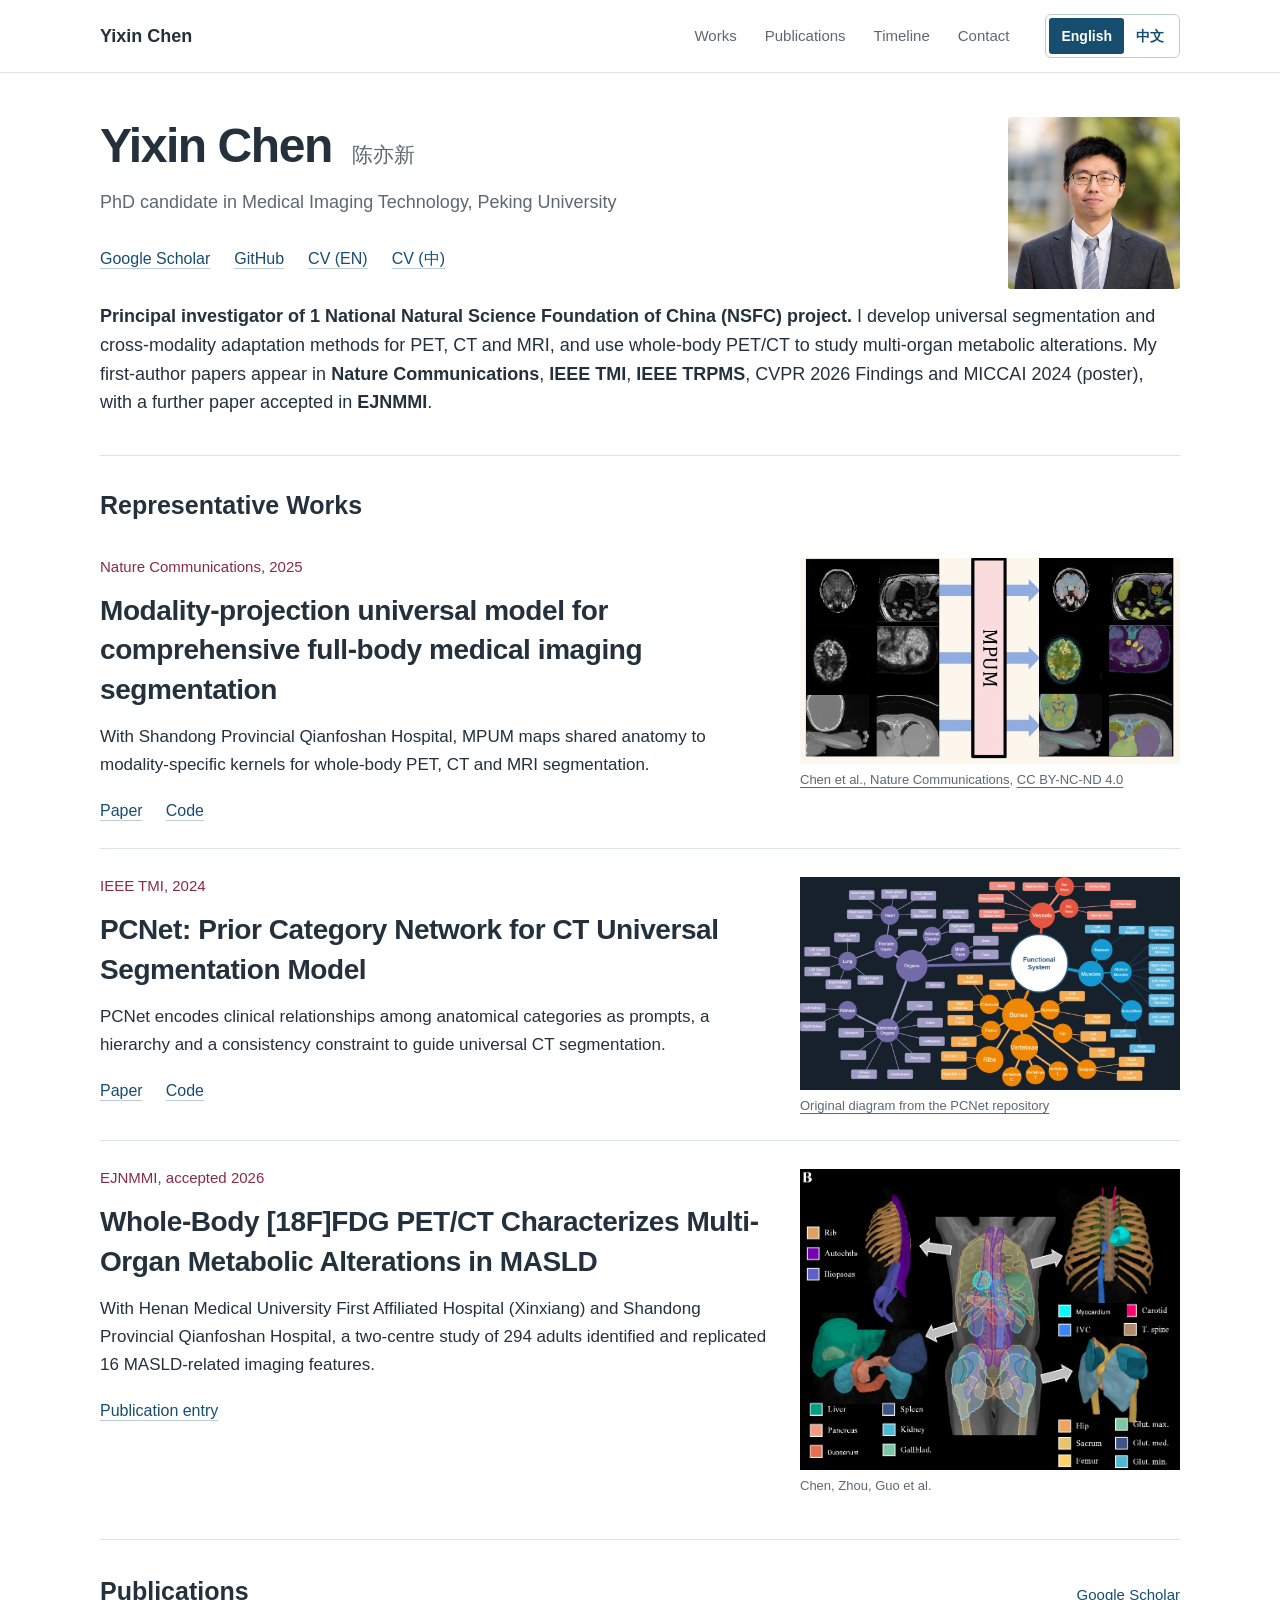
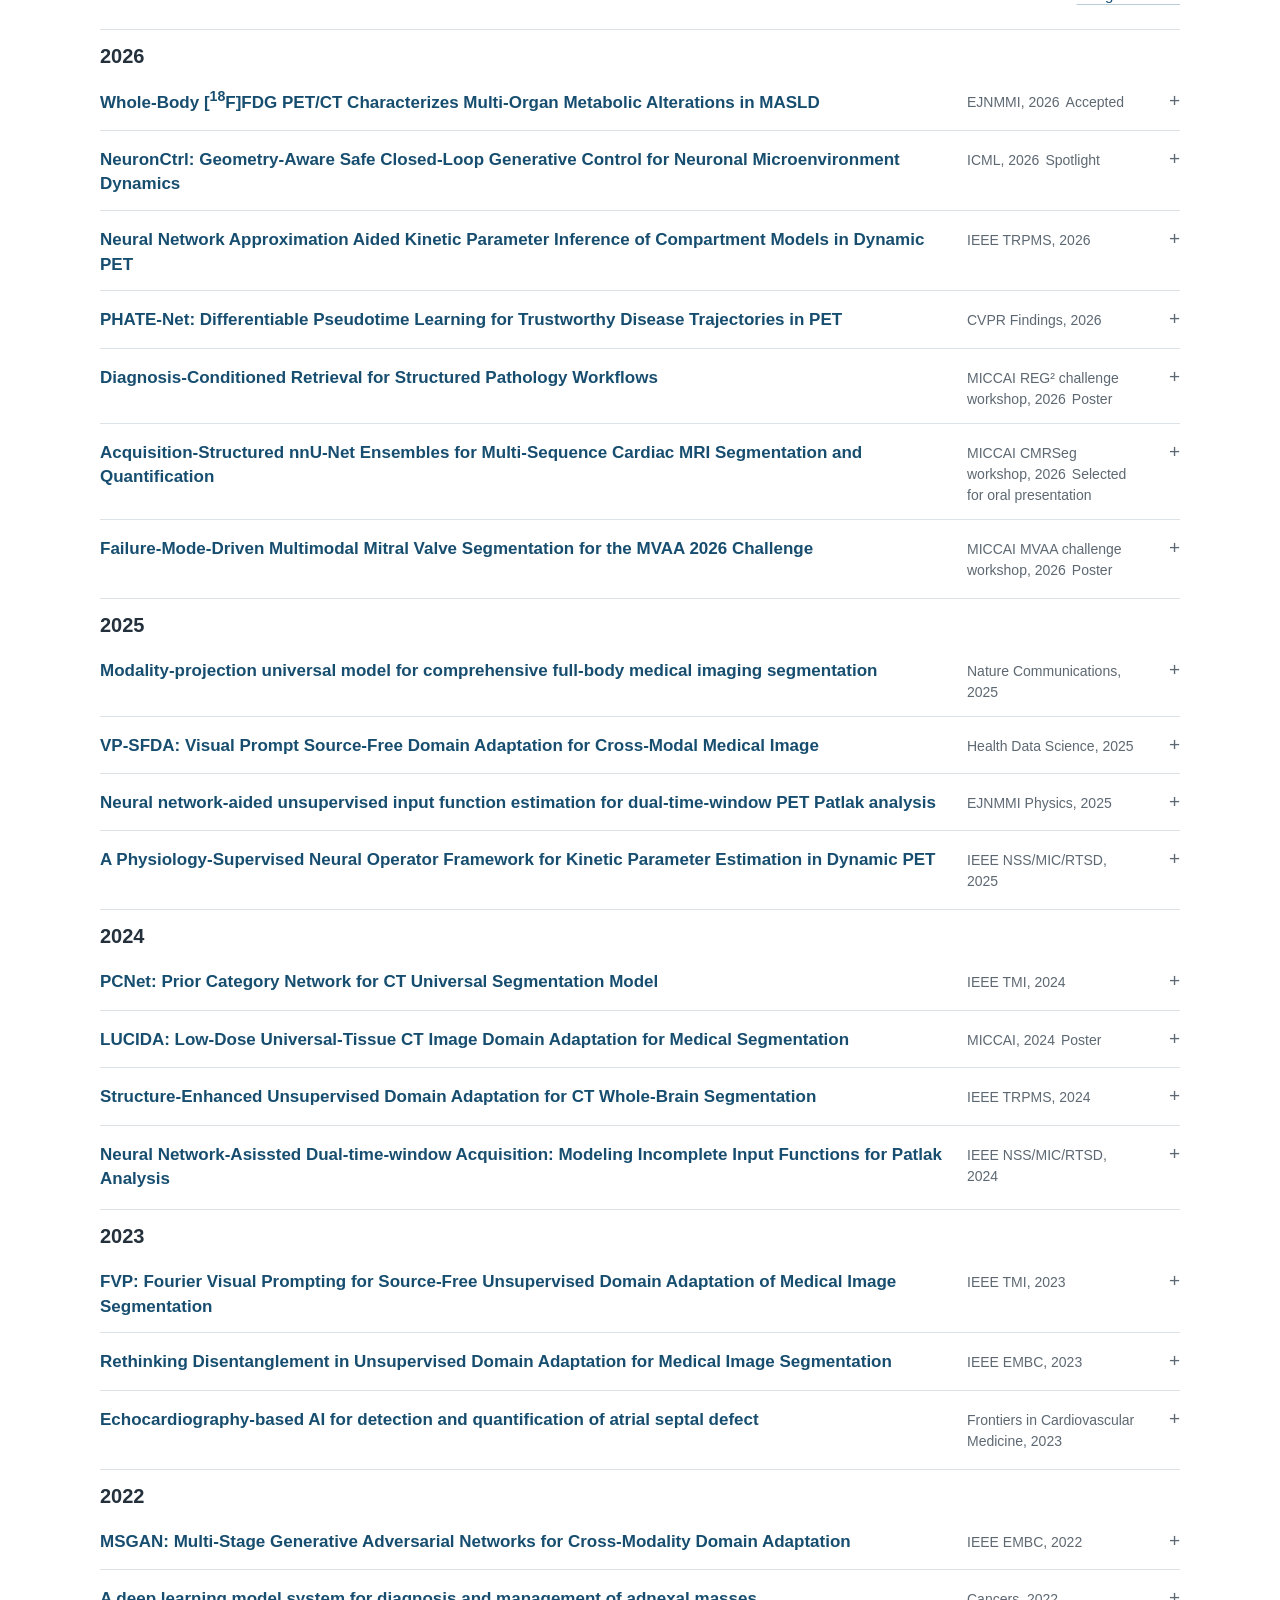
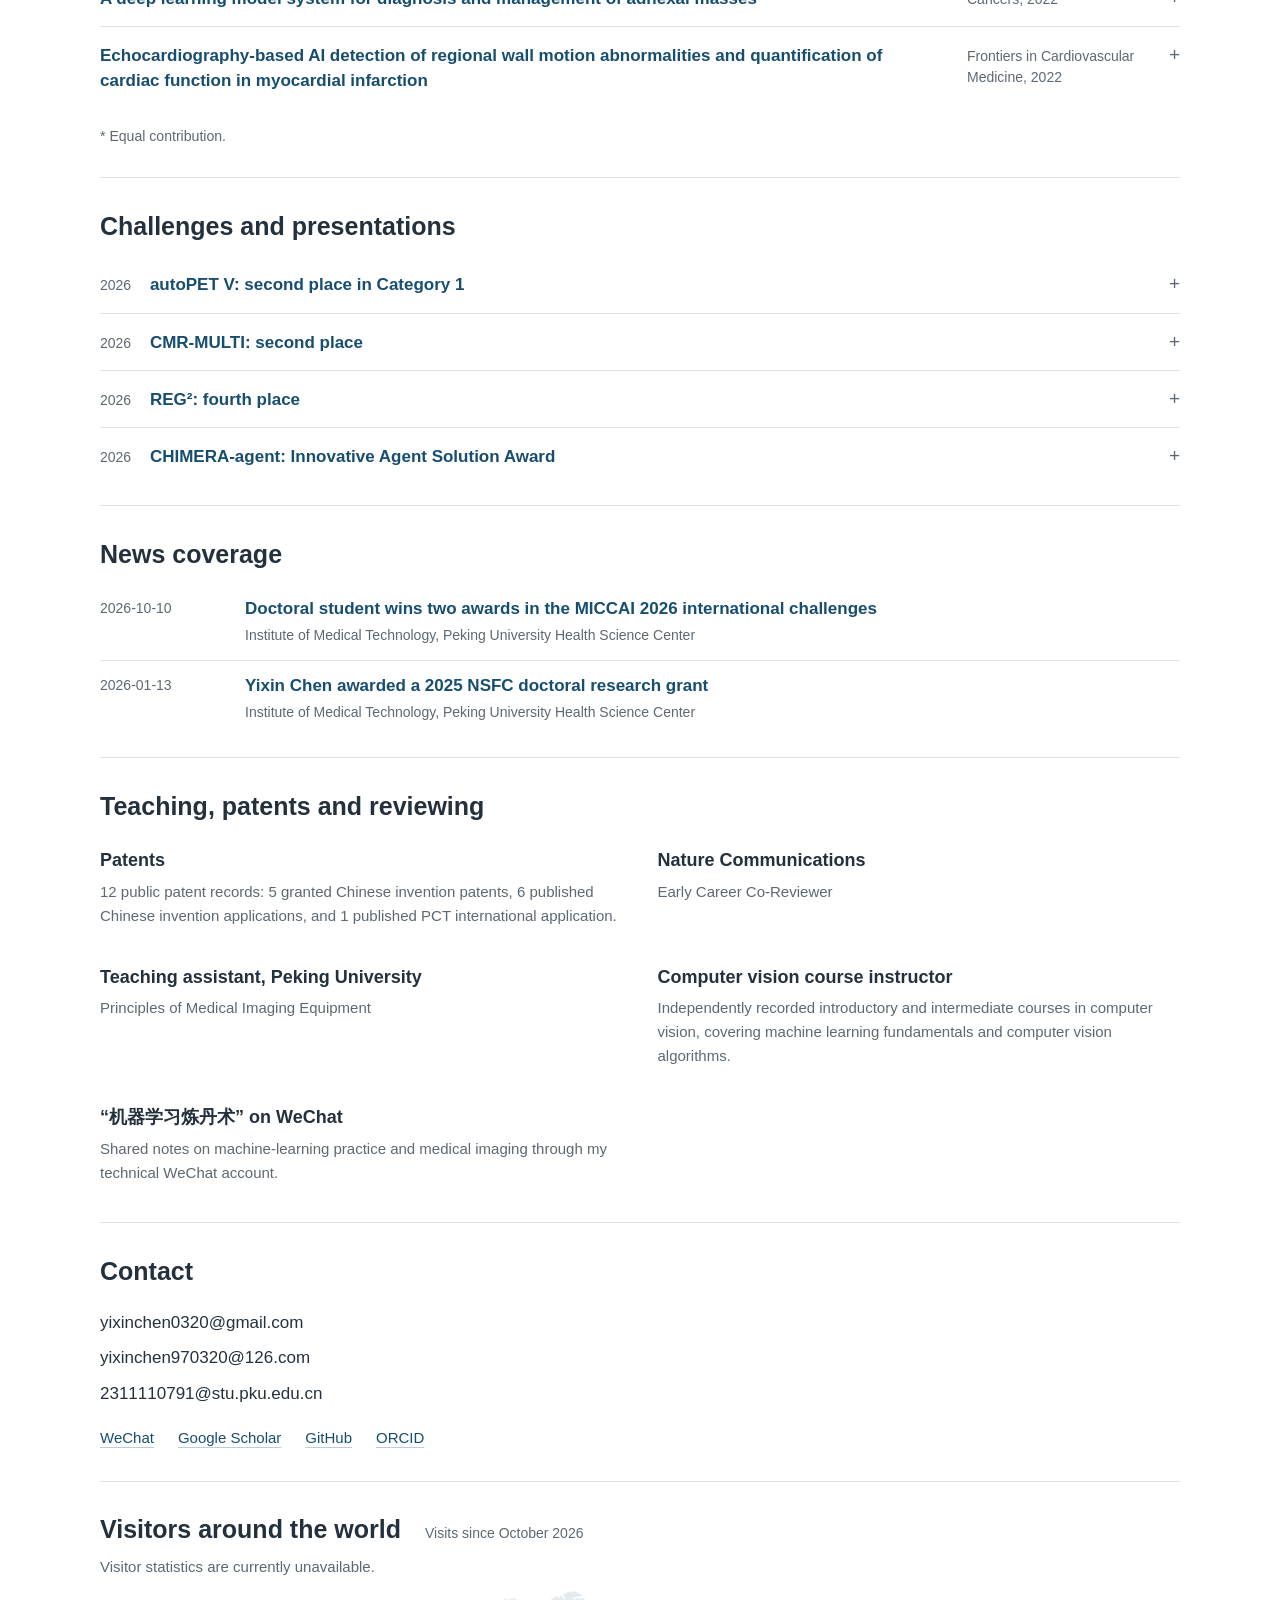
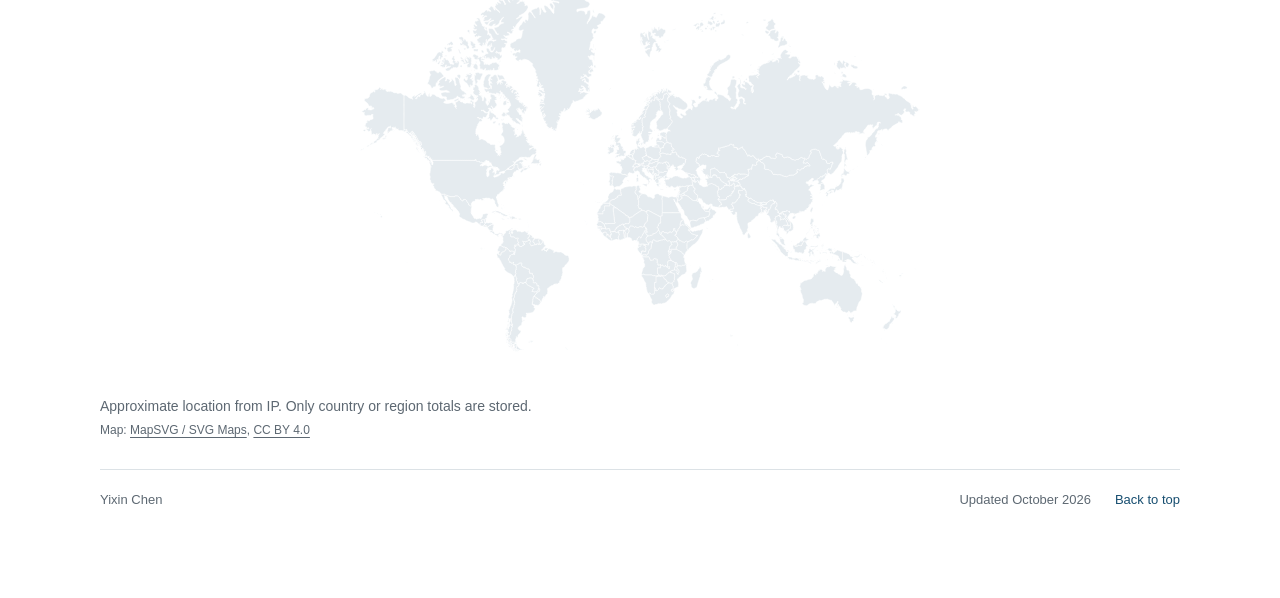
<file: index.html>
<!doctype html>
<html lang="en">
<head>
  <meta charset="utf-8"><meta name="viewport" content="width=device-width, initial-scale=1"><meta name="format-detection" content="email=no">
  <title>Yixin Chen | Peking University</title><meta name="description" content="Yixin Chen, PhD candidate in Medical Imaging Technology at Peking University. Research in medical image segmentation, cross-modality learning, and clinical imaging of cancer and metabolic disease."><meta name="author" content="Yixin Chen">
  <meta property="og:type" content="website"><meta property="og:title" content="Yixin Chen | Peking University"><meta property="og:description" content="Yixin Chen, PhD candidate in Medical Imaging Technology at Peking University. Research in medical image segmentation, cross-modality learning, and clinical imaging of cancer and metabolic disease."><meta property="og:url" content="https://yixinchen-ai.github.io/"><meta property="og:image" content="https://yixinchen-ai.github.io/assets/img/avatar.png"><meta name="twitter:card" content="summary">
  <meta name="theme-color" content="#ffffff"><link rel="canonical" href="https://yixinchen-ai.github.io/">
  <link rel="alternate" hreflang="en" href="https://yixinchen-ai.github.io/"><link rel="alternate" hreflang="zh-CN" href="https://yixinchen-ai.github.io/index.zh.html"><link rel="alternate" hreflang="x-default" href="https://yixinchen-ai.github.io/">
  <link rel="icon" href="assets/favicon.svg" type="image/svg+xml"><link rel="stylesheet" href="assets/css/style.css?v=f478b70d42f0"><script src="assets/js/main.js?v=ec6ae15bf04a" defer></script><script src="assets/js/visitors.js?v=9e749ea6da85" defer></script>
</head>
<body id="top">
<a class="skip-link" href="#main">Skip to content</a>
<header class="site-header"><div class="header-inner"><a class="site-name" href="#top">Yixin Chen</a><nav aria-label="Main navigation"><a href="#research">Works</a><a href="#publications">Publications</a><button type="button" popovertarget="journey" aria-controls="journey" aria-expanded="false">Timeline</button><a href="#contact">Contact</a></nav><div class="language" role="group" aria-label="Language / 语言"><a href="index.html" lang="en" hreflang="en" aria-current="page">English</a><a href="index.zh.html" lang="zh-CN" hreflang="zh-CN" >中文</a></div></div></header>
<main id="main" class="page">
<section class="hero" aria-labelledby="name"><div class="identity"><div class="name-line"><h1 id="name">Yixin Chen</h1><span class="other-name">陈亦新</span></div><p class="affiliation">PhD candidate in Medical Imaging Technology, Peking University</p></div><figure class="portrait"><a href="assets/img/avatar.png" data-photo data-caption="Yixin Chen"><img src="assets/img/avatar.png" alt="Portrait of Yixin Chen" width="1254" height="1254" fetchpriority="high"></a></figure><p class="intro" id="research-funding"><strong>Principal investigator of 1 National Natural Science Foundation of China (NSFC) project.</strong> I develop universal segmentation and cross-modality adaptation methods for PET, CT and MRI, and use whole-body PET/CT to study multi-organ metabolic alterations. My first-author papers appear in <strong>Nature Communications</strong>, <strong>IEEE TMI</strong>, <strong>IEEE TRPMS</strong>, CVPR 2026 Findings and MICCAI 2024 (poster), with a further paper accepted in <strong>EJNMMI</strong>.</p><div class="hero-contact"><div class="hero-links"><a class="text-link" href="https://scholar.google.com/citations?hl=en&amp;user=ymfVoFwAAAAJ">Google Scholar</a><a class="text-link" href="https://github.com/YixinChen-AI">GitHub</a><a class="text-link" href="output/pdf/Yixin-Chen-CV.pdf" download>CV (EN)</a><a class="text-link" href="output/pdf/Yixin-Chen-CV-ZH.pdf" download>CV (中)</a></div></div></section>
<section id="research" class="selected-research" aria-labelledby="research-title"><div class="section-heading"><h2 id="research-title">Representative Works</h2></div><article class="selected-work" id="research-mpum" aria-labelledby="research-title-mpum">
    <div class="research-copy"><p class="research-venue">Nature Communications, 2025</p><h3 id="research-title-mpum">Modality-projection universal model for comprehensive full-body medical imaging segmentation</h3>
      <p class="research-summary">With Shandong Provincial Qianfoshan Hospital, MPUM maps shared anatomy to modality-specific kernels for whole-body PET, CT and MRI segmentation.</p>
      <div class="research-links"><a class="text-link" href="https://www.nature.com/articles/s41467-025-64469-w">Paper</a><a class="text-link" href="https://github.com/YixinChen-AI/MPUM">Code</a></div>
    </div>
    <figure class="research-figure research-figure-mpum"><a class="figure-link" href="assets/img/research/mpum-overview.png" data-photo data-display="light" data-caption="MPUM framework and clinical studies, Figure 1." data-alt="MPUM overview showing modality-specific kernels, anatomical segmentation and clinical analyses" aria-label="View full figure: MPUM"><svg viewBox="155 1007 630 341" width="630" height="341" role="img" aria-label="MR, PET and CT images with their corresponding MPUM segmentation outputs"><image href="assets/img/publications/mpum.webp?v=9f0bc7d8d8e0" width="2000" height="1811" /></svg></a>
      <figcaption><a href="https://www.nature.com/articles/s41467-025-64469-w">Chen et al., Nature Communications</a>, <a href="https://creativecommons.org/licenses/by-nc-nd/4.0/">CC BY-NC-ND 4.0</a></figcaption>
    </figure>
  </article><article class="selected-work" id="research-pcnet" aria-labelledby="research-title-pcnet">
    <div class="research-copy"><p class="research-venue">IEEE TMI, 2024</p><h3 id="research-title-pcnet">PCNet: Prior Category Network for CT Universal Segmentation Model</h3>
      <p class="research-summary">PCNet encodes clinical relationships among anatomical categories as prompts, a hierarchy and a consistency constraint to guide universal CT segmentation.</p>
      <div class="research-links"><a class="text-link" href="https://doi.org/10.1109/TMI.2024.3395349">Paper</a><a class="text-link" href="https://github.com/YixinChen-AI/PCNet">Code</a></div>
    </div>
    <figure class="research-figure research-figure-pcnet"><a class="figure-link dark-figure" href="assets/img/research/pcnet-hierarchy.png" data-photo data-display="dark" data-caption="The anatomical hierarchy used in PCNet." data-alt="PCNet anatomical hierarchy linking functional systems with organs, vessels, muscles and bones" aria-label="View full figure: PCNet"><img src="assets/img/publications/pcnet.webp?v=d0eb432837d6" alt="Complete PCNet anatomical hierarchy showing relationships among organs, vessels, muscles and bones" width="1788" height="998" loading="lazy"></a>
      <figcaption><a href="https://github.com/YixinChen-AI/PCNet">Original diagram from the PCNet repository</a></figcaption>
    </figure>
  </article><article class="selected-work" id="research-masld" aria-labelledby="research-title-masld">
    <div class="research-copy"><p class="research-venue">EJNMMI, accepted 2026</p><h3 id="research-title-masld">Whole-Body [18F]FDG PET/CT Characterizes Multi-Organ Metabolic Alterations in MASLD</h3>
      <p class="research-summary">With Henan Medical University First Affiliated Hospital (Xinxiang) and Shandong Provincial Qianfoshan Hospital, a two-centre study of 294 adults identified and replicated 16 MASLD-related imaging features.</p>
      <div class="research-links"><a class="text-link" href="#publication-masld">Publication entry</a></div>
    </div>
    <figure class="research-figure research-figure-masld"><a class="figure-link" href="assets/img/research/masld-petct.png" data-photo data-display="light" data-caption="PET/CT and multi-organ segmentation, Figure 2 of the accepted manuscript." data-alt="MASLD study figure showing PET/CT examples, multi-organ segmentation and organ-level measurements" aria-label="View full figure: Whole-body PET/CT in metabolic dysfunction-associated steatotic liver disease (MASLD)"><svg viewBox="835 14 907 717" width="907" height="717" role="img" aria-label="Detail of MASLD Figure 2 showing whole-body segmentation and organ groups"><image href="assets/img/publications/masld.webp?v=a4537ef1f4ee" width="1753" height="1253" /></svg></a>
      <figcaption>Chen, Zhou, Guo et al.</figcaption>
    </figure>
  </article></section>
<section id="publications" class="publications" aria-labelledby="pub-title"><div class="section-heading"><h2 id="pub-title">Publications</h2><a class="text-link" href="https://scholar.google.com/citations?hl=en&amp;user=ymfVoFwAAAAJ">Google Scholar</a></div><div class="publication-directory"><section class="publication-year" aria-labelledby="paper-year-2026"><h3 id="paper-year-2026">2026</h3><details class="publication-entry" id="publication-masld"><summary><span class="publication-title">Whole-Body [<sup>18</sup>F]FDG PET/CT Characterizes Multi-Organ Metabolic Alterations in MASLD</span><span class="publication-venue"><span class="v-name">EJNMMI</span>, 2026<span class="publication-status">Accepted</span></span></summary><div class="publication-detail"><figure class="publication-image"><a class="figure-link" href="assets/img/research/masld-petct.png" data-photo data-display="light" data-caption="PET/CT and multi-organ segmentation, Figure 2 of the accepted manuscript." data-alt="MASLD study figure showing PET/CT examples, multi-organ segmentation and organ-level measurements" aria-label="View full figure: Whole-body PET/CT in metabolic dysfunction-associated steatotic liver disease (MASLD)"><svg viewBox="835 14 907 717" width="907" height="717" role="img" aria-label="Detail of MASLD Figure 2 showing whole-body segmentation and organ groups"><image href="assets/img/publications/masld.webp?v=a4537ef1f4ee" width="1753" height="1253" /></svg></a><figcaption>Authors' manuscript</figcaption></figure><div class="publication-copy"><p>Whole-body FDG PET/CT is used to examine metabolic changes across organs in MASLD.</p><p class="publication-authors"><span class="me">Yixin Chen</span>, Chuanzhi Zhou, Lijuan Guo, Huiling Duan, Fengjuan Li, Lihong Yang, Yanhua Duan, Hui Li, Ruoyan Xu, Zhaoping Cheng, Zhaoheng Xie</p></div></div></details><details class="publication-entry" id="publication-neuronctrl"><summary><span class="publication-title">NeuronCtrl: Geometry-Aware Safe Closed-Loop Generative Control for Neuronal Microenvironment Dynamics</span><span class="publication-venue"><span class="v-name">ICML</span>, 2026<span class="publication-status">Spotlight</span></span></summary><div class="publication-detail"><figure class="publication-image"><a class="figure-link" href="assets/img/publications/neuronctrl.webp?v=3bb58d22a1f0" data-photo data-caption="NeuronCtrl: Geometry-Aware Safe Closed-Loop Generative Control for Neuronal Microenvironment Dynamics" data-alt="Figure for NeuronCtrl: Geometry-Aware Safe Closed-Loop Generative Control for Neuronal Microenvironment Dynamics" aria-label="View full figure: NeuronCtrl: Geometry-Aware Safe Closed-Loop Generative Control for Neuronal Microenvironment Dynamics"><img src="assets/img/publications/neuronctrl.webp?v=3bb58d22a1f0" alt="Figure for NeuronCtrl: Geometry-Aware Safe Closed-Loop Generative Control for Neuronal Microenvironment Dynamics" loading="lazy"></a><figcaption><a href="https://proceedings.mlr.press/v306/xu26d.html">Figure source</a></figcaption></figure><div class="publication-copy"><p>NeuronCtrl combines a generative model with closed-loop control to guide neuronal microenvironment dynamics.</p><p class="publication-authors">Haowei Xu, <span class="me">Yixin Chen</span>, Wanyi Fu, Hongbin Han, Zhaoheng Xie</p><div class="publication-links"><a href="https://icml.cc/virtual/2026/poster/63182">Conference</a><a href="https://openreview.net/forum?id=ZK3h2ENA67">OpenReview</a></div></div></div></details><details class="publication-entry" id="paper-kinetic-inference"><summary><span class="publication-title">Neural Network Approximation Aided Kinetic Parameter Inference of Compartment Models in Dynamic PET</span><span class="publication-venue"><span class="v-name">IEEE TRPMS</span>, 2026</span></summary><div class="publication-detail publication-detail-text"><div class="publication-copy"><p>A neural approximation of compartment-model equations is used to infer kinetic parameters from dynamic PET.</p><p class="publication-authors">Wenrui Shao, <span class="me">Yixin Chen</span>, Ourui Fu, Tian Li, Zhi Yang, Nan Li, Hongbin Han, Xiangxi Meng, Zhaoheng Xie</p><div class="publication-links"><a href="https://doi.org/10.1109/TRPMS.2026.3660465">Paper</a></div></div></div></details><details class="publication-entry" id="publication-phate"><summary><span class="publication-title">PHATE-Net: Differentiable Pseudotime Learning for Trustworthy Disease Trajectories in PET</span><span class="publication-venue"><span class="v-name">CVPR Findings</span>, 2026</span></summary><div class="publication-detail"><figure class="publication-image"><a class="figure-link" href="assets/img/publications/phate.webp?v=6c6bb803287e" data-photo data-caption="PHATE-Net: Differentiable Pseudotime Learning for Trustworthy Disease Trajectories in PET" data-alt="Figure for PHATE-Net: Differentiable Pseudotime Learning for Trustworthy Disease Trajectories in PET" aria-label="View full figure: PHATE-Net: Differentiable Pseudotime Learning for Trustworthy Disease Trajectories in PET"><img src="assets/img/publications/phate.webp?v=6c6bb803287e" alt="Figure for PHATE-Net: Differentiable Pseudotime Learning for Trustworthy Disease Trajectories in PET" loading="lazy"></a><figcaption><a href="https://openaccess.thecvf.com/content/CVPR2026F/papers/Chen_PHATE-Net_Differentiable_Pseudotime_Learning_for_Trustworthy_Disease_Trajectories_in_PET_CVPRF_2026_paper.pdf">Figure source</a></figcaption></figure><div class="publication-copy"><p>PHATE-Net learns a disease progression timeline from PET images by making pseudotime estimation differentiable.</p><p class="publication-authors"><span class="me">Yixin Chen</span>, Yan Wang, Wenrui Shao, Zhaoheng Xie</p><div class="publication-links"><a href="https://openaccess.thecvf.com/content/CVPR2026F/papers/Chen_PHATE-Net_Differentiable_Pseudotime_Learning_for_Trustworthy_Disease_Trajectories_in_PET_CVPRF_2026_paper.pdf">Paper</a></div></div></div></details><details class="publication-entry" id="paper-reg2"><summary><span class="publication-title">Diagnosis-Conditioned Retrieval for Structured Pathology Workflows</span><span class="publication-venue"><span class="v-name">MICCAI REG² challenge workshop</span>, 2026<span class="publication-status">Poster</span></span></summary><div class="publication-detail publication-detail-text"><div class="publication-copy"><p>Predicted organ and diagnosis labels guide retrieval of a structured pathology workflow for each whole-slide image.</p><p class="publication-authors"><span class="me">Yixin Chen</span></p><div class="publication-links"><a href="https://papers.miccai.org/miccai-2026-sat/REG2026_008.html">Paper</a></div></div></div></details><details class="publication-entry" id="paper-cmr-multi"><summary><span class="publication-title">Acquisition-Structured nnU-Net Ensembles for Multi-Sequence Cardiac MRI Segmentation and Quantification</span><span class="publication-venue"><span class="v-name">MICCAI CMRSeg workshop</span>, 2026<span class="publication-status">Selected for oral presentation</span></span></summary><div class="publication-detail publication-detail-text"><div class="publication-copy"><p>Sequence-specific nnU-Net ensembles segment cardiac MRI and derive ejection fraction and scar mass.</p><p class="publication-authors"><span class="me">Yixin Chen</span>, Yizhen Peng</p><div class="publication-links"><a href="https://papers.miccai.org/miccai-2026-sat/CMRSeg_018.html">Paper</a></div></div></div></details><details class="publication-entry" id="paper-mvaa"><summary><span class="publication-title">Failure-Mode-Driven Multimodal Mitral Valve Segmentation for the MVAA 2026 Challenge</span><span class="publication-venue"><span class="v-name">MICCAI MVAA challenge workshop</span>, 2026<span class="publication-status">Poster</span></span></summary><div class="publication-detail publication-detail-text"><div class="publication-copy"><p>Modality-specific ensembles segment the mitral valve in cardiac CT, 3D ultrasound and surgical video.</p><p class="publication-authors"><span class="me">Yixin Chen</span></p><div class="publication-links"><a href="https://papers.miccai.org/miccai-2026-sat/MVAA_023.html">Paper</a></div></div></div></details></section><section class="publication-year" aria-labelledby="paper-year-2025"><h3 id="paper-year-2025">2025</h3><details class="publication-entry" id="paper-mpum"><summary><span class="publication-title">Modality-projection universal model for comprehensive full-body medical imaging segmentation</span><span class="publication-venue"><span class="v-name">Nature Communications</span>, 2025</span></summary><div class="publication-detail"><figure class="publication-image"><a class="figure-link" href="assets/img/research/mpum-overview.png" data-photo data-display="light" data-caption="MPUM framework and clinical studies, Figure 1." data-alt="MPUM overview showing modality-specific kernels, anatomical segmentation and clinical analyses" aria-label="View full figure: MPUM"><svg viewBox="155 1007 630 341" width="630" height="341" role="img" aria-label="MR, PET and CT images with their corresponding MPUM segmentation outputs"><image href="assets/img/publications/mpum.webp?v=9f0bc7d8d8e0" width="2000" height="1811" /></svg></a><figcaption><a href="https://www.nature.com/articles/s41467-025-64469-w">Figure source</a>, <a href="https://creativecommons.org/licenses/by-nc-nd/4.0/">CC BY-NC-ND 4.0</a></figcaption></figure><div class="publication-copy"><p>A modality-projection model segments anatomical structures across whole-body medical images.</p><p class="publication-authors"><span class="me">Yixin Chen</span><span class="author-role">*</span>, Lin Gao<span class="author-role">*</span>, Yajuan Gao, Rui Wang, Jingge Lian, Xiangxi Meng, Yanhua Duan, Leiying Chai, Hongbin Han, Zhaoping Cheng, Zhaoheng Xie</p><div class="publication-links"><a href="https://www.nature.com/articles/s41467-025-64469-w">Paper</a><a href="https://arxiv.org/abs/2412.19026">arXiv</a><a href="https://github.com/YixinChen-AI/MPUM">Code</a></div></div></div></details><details class="publication-entry" id="paper-vp-sfda"><summary><span class="publication-title">VP-SFDA: Visual Prompt Source-Free Domain Adaptation for Cross-Modal Medical Image</span><span class="publication-venue"><span class="v-name">Health Data Science</span>, 2025</span></summary><div class="publication-detail"><figure class="publication-image"><a class="figure-link" href="assets/img/publications/vpsfda.webp?v=e89f4c9703f4" data-photo data-caption="VP-SFDA: Visual Prompt Source-Free Domain Adaptation for Cross-Modal Medical Image" data-alt="Figure for VP-SFDA: Visual Prompt Source-Free Domain Adaptation for Cross-Modal Medical Image" aria-label="View full figure: VP-SFDA: Visual Prompt Source-Free Domain Adaptation for Cross-Modal Medical Image"><img src="assets/img/publications/vpsfda.webp?v=e89f4c9703f4" alt="Figure for VP-SFDA: Visual Prompt Source-Free Domain Adaptation for Cross-Modal Medical Image" loading="lazy"></a><figcaption><a href="https://doi.org/10.34133/hds.0143">Figure source</a></figcaption></figure><div class="publication-copy"><p>Visual prompts help adapt a segmentation model to a new imaging modality without access to the source data.</p><p class="publication-authors"><span class="me">Yixin Chen</span>, Yan Wang, Zhaoheng Xie</p><div class="publication-links"><a href="https://doi.org/10.34133/hds.0143">Paper</a></div></div></div></details><details class="publication-entry" id="paper-pet-patlak"><summary><span class="publication-title">Neural network-aided unsupervised input function estimation for dual-time-window PET Patlak analysis</span><span class="publication-venue"><span class="v-name">EJNMMI Physics</span>, 2025</span></summary><div class="publication-detail"><figure class="publication-image"><a class="figure-link" href="assets/img/publications/pet-patlak.webp?v=435ca2f6f3b1" data-photo data-caption="Neural network-aided unsupervised input function estimation for dual-time-window PET Patlak analysis" data-alt="Figure for Neural network-aided unsupervised input function estimation for dual-time-window PET Patlak analysis" aria-label="View full figure: Neural network-aided unsupervised input function estimation for dual-time-window PET Patlak analysis"><img src="assets/img/publications/pet-patlak.webp?v=435ca2f6f3b1" alt="Figure for Neural network-aided unsupervised input function estimation for dual-time-window PET Patlak analysis" loading="lazy"></a><figcaption><a href="https://doi.org/10.1186/s40658-025-00804-w">Figure source</a></figcaption></figure><div class="publication-copy"><p>A neural network estimates the missing input function needed for Patlak analysis from dual-time-window PET scans.</p><p class="publication-authors">Wenrui Shao, Yarong Zhang, Fen Du, Fangxiao Cheng, <span class="me">Yixin Chen</span>, Xiangxi Meng, Ying Liang, Zhaoheng Xie</p><div class="publication-links"><a href="https://doi.org/10.1186/s40658-025-00804-w">Paper</a></div></div></div></details><details class="publication-entry" id="paper-neural-operator"><summary><span class="publication-title">A Physiology-Supervised Neural Operator Framework for Kinetic Parameter Estimation in Dynamic PET</span><span class="publication-venue"><span class="v-name">IEEE NSS/MIC/RTSD</span>, 2025</span></summary><div class="publication-detail publication-detail-text"><div class="publication-copy"><p>A physiology-supervised neural operator estimates kinetic parameters from dynamic PET data.</p><p class="publication-authors">W. Shao, <span class="me">Yixin Chen</span>, Z. Wang, R. Xu, X. Meng, Z. Xie</p><div class="publication-links"><a href="https://doi.org/10.1109/NSS/MIC/RTSD57106.2025.11287925">Paper</a></div></div></div></details></section><section class="publication-year" aria-labelledby="paper-year-2024"><h3 id="paper-year-2024">2024</h3><details class="publication-entry" id="paper-pcnet"><summary><span class="publication-title">PCNet: Prior Category Network for CT Universal Segmentation Model</span><span class="publication-venue"><span class="v-name">IEEE TMI</span>, 2024</span></summary><div class="publication-detail"><figure class="publication-image"><a class="figure-link dark-figure" href="assets/img/research/pcnet-hierarchy.png" data-photo data-display="dark" data-caption="The anatomical hierarchy used in PCNet." data-alt="PCNet anatomical hierarchy linking functional systems with organs, vessels, muscles and bones" aria-label="View full figure: PCNet"><img src="assets/img/publications/pcnet.webp?v=d0eb432837d6" alt="Complete PCNet anatomical hierarchy showing relationships among organs, vessels, muscles and bones" width="1788" height="998" loading="lazy"></a><figcaption><a href="https://github.com/YixinChen-AI/PCNet">Figure source</a></figcaption></figure><div class="publication-copy"><p>PCNet uses prior anatomical categories to guide universal segmentation of CT structures.</p><p class="publication-authors"><span class="me">Yixin Chen</span>, Yajuan Gao, Lei Zhu, Wenrui Shao, Yanye Lu, Hongbin Han, Zhaoheng Xie</p><div class="publication-links"><a href="https://doi.org/10.1109/TMI.2024.3395349">Paper</a><a href="https://github.com/YixinChen-AI/PCNet">Code</a></div></div></div></details><details class="publication-entry" id="paper-lucida"><summary><span class="publication-title">LUCIDA: Low-Dose Universal-Tissue CT Image Domain Adaptation for Medical Segmentation</span><span class="publication-venue"><span class="v-name">MICCAI</span>, 2024<span class="publication-status">Poster</span></span></summary><div class="publication-detail"><figure class="publication-image"><a class="figure-link" href="assets/img/publications/lucida.webp?v=3aee3f8dfa92" data-photo data-caption="LUCIDA: Low-Dose Universal-Tissue CT Image Domain Adaptation for Medical Segmentation" data-alt="Figure for LUCIDA: Low-Dose Universal-Tissue CT Image Domain Adaptation for Medical Segmentation" aria-label="View full figure: LUCIDA: Low-Dose Universal-Tissue CT Image Domain Adaptation for Medical Segmentation"><img src="assets/img/publications/lucida.webp?v=3aee3f8dfa92" alt="Figure for LUCIDA: Low-Dose Universal-Tissue CT Image Domain Adaptation for Medical Segmentation" loading="lazy"></a><figcaption><a href="https://papers.miccai.org/miccai-2024/483-Paper0562.html">Figure source</a></figcaption></figure><div class="publication-copy"><p>LUCIDA uses segmentation reconstruction and Fourier adaptation without low-dose CT labels; its ensemble recognizes 112 tissue types.</p><p class="publication-authors"><span class="me">Yixin Chen</span>, Xiangxi Meng, Yan Wang, Shuang Zeng, Xi Liu, Zhaoheng Xie</p><div class="publication-links"><a href="https://doi.org/10.1007/978-3-031-72111-3_37">Paper</a><a href="https://github.com/YixinChen-AI/LUCIDA">Code</a></div></div></div></details><details class="publication-entry" id="paper-braseda"><summary><span class="publication-title">Structure-Enhanced Unsupervised Domain Adaptation for CT Whole-Brain Segmentation</span><span class="publication-venue"><span class="v-name">IEEE TRPMS</span>, 2024</span></summary><div class="publication-detail publication-detail-text"><div class="publication-copy"><p>Structure-aware domain adaptation is applied to whole-brain CT segmentation.</p><p class="publication-authors"><span class="me">Yixin Chen</span><span class="author-role">*</span>, Yajun Gao<span class="author-role">*</span>, Lei Zhu, Jianan Li, Yan Wang, Jiakui Hu, Hongbin Han, Yanye Lu, Zhaoheng Xie</p><div class="publication-links"><a href="https://doi.org/10.1109/TRPMS.2024.3391285">Paper</a><a href="https://github.com/YixinChen-AI/BraSEDA">Code</a></div></div></div></details><details class="publication-entry" id="paper-dual-window"><summary><span class="publication-title">Neural Network-Asissted Dual-time-window Acquisition: Modeling Incomplete Input Functions for Patlak Analysis</span><span class="publication-venue"><span class="v-name">IEEE NSS/MIC/RTSD</span>, 2024</span></summary><div class="publication-detail publication-detail-text"><div class="publication-copy"><p>A neural model reconstructs the incomplete input function in dual-time-window PET for Patlak analysis.</p><p class="publication-authors">W. Shao, Y. Zhang, <span class="me">Yixin Chen</span>, X. Meng, Y. Liang, Z. Xie</p><div class="publication-links"><a href="https://doi.org/10.1109/NSS/MIC/RTSD57108.2024.10656964">Paper</a></div></div></div></details></section><section class="publication-year" aria-labelledby="paper-year-2023"><h3 id="paper-year-2023">2023</h3><details class="publication-entry" id="paper-fvp"><summary><span class="publication-title">FVP: Fourier Visual Prompting for Source-Free Unsupervised Domain Adaptation of Medical Image Segmentation</span><span class="publication-venue"><span class="v-name">IEEE TMI</span>, 2023</span></summary><div class="publication-detail"><figure class="publication-image"><a class="figure-link" href="assets/img/publications/fvp.webp?v=b02a9b541fbc" data-photo data-caption="FVP: Fourier Visual Prompting for Source-Free Unsupervised Domain Adaptation of Medical Image Segmentation" data-alt="Figure for FVP: Fourier Visual Prompting for Source-Free Unsupervised Domain Adaptation of Medical Image Segmentation" aria-label="View full figure: FVP: Fourier Visual Prompting for Source-Free Unsupervised Domain Adaptation of Medical Image Segmentation"><img src="assets/img/publications/fvp.webp?v=b02a9b541fbc" alt="Figure for FVP: Fourier Visual Prompting for Source-Free Unsupervised Domain Adaptation of Medical Image Segmentation" loading="lazy"></a><figcaption><a href="https://arxiv.org/abs/2304.13672">Figure source</a></figcaption></figure><div class="publication-copy"><p>Fourier-domain visual prompts adapt medical image segmentation when source-domain data are unavailable.</p><p class="publication-authors">Yan Wang, Jian Cheng, <span class="me">Yixin Chen</span>, Shuai Shao, Lanyun Zhu, Zhenzhou Wu, Tao Liu, Haogang Zhu</p><div class="publication-links"><a href="https://doi.org/10.1109/TMI.2023.3306105">Paper</a></div></div></div></details><details class="publication-entry" id="paper-rethink-disentanglement"><summary><span class="publication-title">Rethinking Disentanglement in Unsupervised Domain Adaptation for Medical Image Segmentation</span><span class="publication-venue"><span class="v-name">IEEE EMBC</span>, 2023</span></summary><div class="publication-detail"><figure class="publication-image"><a class="figure-link" href="assets/img/publications/rethink.webp?v=33bde54bce57" data-photo data-caption="Rethinking Disentanglement in Unsupervised Domain Adaptation for Medical Image Segmentation" data-alt="Figure for Rethinking Disentanglement in Unsupervised Domain Adaptation for Medical Image Segmentation" aria-label="View full figure: Rethinking Disentanglement in Unsupervised Domain Adaptation for Medical Image Segmentation"><img src="assets/img/publications/rethink.webp?v=33bde54bce57" alt="Figure for Rethinking Disentanglement in Unsupervised Domain Adaptation for Medical Image Segmentation" loading="lazy"></a><figcaption><a href="https://microsites.arinex.com.au/EMBC/pdf/full-paper_789.pdf">Figure source</a></figcaption></figure><div class="publication-copy"><p>The paper revisits feature disentanglement for unsupervised domain adaptation in medical segmentation.</p><p class="publication-authors">Yan Wang<span class="author-role">*</span>, <span class="me">Yixin Chen</span><span class="author-role">*</span>, Yingying Zhang, Haogang Zhu</p><div class="publication-links"><a href="https://doi.org/10.1109/EMBC40787.2023.10341077">Paper</a></div></div></div></details><details class="publication-entry" id="paper-atrial-septal"><summary><span class="publication-title">Echocardiography-based AI for detection and quantification of atrial septal defect</span><span class="publication-venue"><span class="v-name">Frontiers in Cardiovascular Medicine</span>, 2023</span></summary><div class="publication-detail"><figure class="publication-image"><a class="figure-link" href="assets/img/publications/atrial-septal.webp?v=56ea7ce187e4" data-photo data-caption="Echocardiography-based AI for detection and quantification of atrial septal defect" data-alt="Figure for Echocardiography-based AI for detection and quantification of atrial septal defect" aria-label="View full figure: Echocardiography-based AI for detection and quantification of atrial septal defect"><img src="assets/img/publications/atrial-septal.webp?v=56ea7ce187e4" alt="Figure for Echocardiography-based AI for detection and quantification of atrial septal defect" loading="lazy"></a><figcaption><a href="https://doi.org/10.3389/fcvm.2023.985657">Figure source</a></figcaption></figure><div class="publication-copy"><p>Echocardiography-based AI detects atrial septal defects and quantifies their size.</p><p class="publication-authors">Xixiang Lin<span class="author-role">*</span>, Feifei Yang<span class="author-role">*</span>, <span class="me">Yixin Chen</span><span class="author-role">*</span>, Xu Chen, Wenjun Wang, Wenxiu Li, Qiushuang Wang, Liwei Zhang, Xin Li, Yujiao Deng, Haitao Pu, Xiaotian Chen, Xiao Wang, Dong Luo, Peifang Zhang, Daniel Burkhoff, Kunlun He</p><div class="publication-links"><a href="https://doi.org/10.3389/fcvm.2023.985657">Paper</a></div></div></div></details></section><section class="publication-year" aria-labelledby="paper-year-2022"><h3 id="paper-year-2022">2022</h3><details class="publication-entry" id="paper-msgan"><summary><span class="publication-title">MSGAN: Multi-Stage Generative Adversarial Networks for Cross-Modality Domain Adaptation</span><span class="publication-venue"><span class="v-name">IEEE EMBC</span>, 2022</span></summary><div class="publication-detail publication-detail-text"><div class="publication-copy"><p>A multi-stage generative adversarial network addresses cross-modality domain adaptation for medical images.</p><p class="publication-authors">Yan Wang<span class="author-role">*</span>, <span class="me">Yixin Chen</span><span class="author-role">*</span>, Wenjun Wang, Haogang Zhu</p><div class="publication-links"><a href="https://doi.org/10.1109/EMBC48229.2022.9871048">Paper</a></div></div></div></details><details class="publication-entry" id="paper-adnexal"><summary><span class="publication-title">A deep learning model system for diagnosis and management of adnexal masses</span><span class="publication-venue"><span class="v-name">Cancers</span>, 2022</span></summary><div class="publication-detail"><figure class="publication-image"><a class="figure-link" href="assets/img/publications/adnexal.webp?v=27c6162a5ed8" data-photo data-caption="A deep learning model system for diagnosis and management of adnexal masses" data-alt="Figure for A deep learning model system for diagnosis and management of adnexal masses" aria-label="View full figure: A deep learning model system for diagnosis and management of adnexal masses"><img src="assets/img/publications/adnexal.webp?v=27c6162a5ed8" alt="Figure for A deep learning model system for diagnosis and management of adnexal masses" loading="lazy"></a><figcaption><a href="https://doi.org/10.3390/cancers14215291">Figure source</a></figcaption></figure><div class="publication-copy"><p>A deep-learning system analyzes ultrasound images to support the diagnosis and management of adnexal masses.</p><p class="publication-authors">Jianan Li<span class="author-role">*</span>, <span class="me">Yixin Chen</span><span class="author-role">*</span>, Minyu Zhang, Peifang Zhang, Kunlun He, Fengqin Yan, Jingbo Li, Hong Xu, Daniel Burkhoff, Yukun Luo, Longxia Wang, Qiuyang Li</p><div class="publication-links"><a href="https://doi.org/10.3390/cancers14215291">Paper</a></div></div></div></details><details class="publication-entry" id="paper-myocardial-infarction"><summary><span class="publication-title">Echocardiography-based AI detection of regional wall motion abnormalities and quantification of cardiac function in myocardial infarction</span><span class="publication-venue"><span class="v-name">Frontiers in Cardiovascular Medicine</span>, 2022</span></summary><div class="publication-detail"><figure class="publication-image"><a class="figure-link" href="assets/img/publications/myocardial-infarction.webp?v=34feb2cd663a" data-photo data-caption="Echocardiography-based AI detection of regional wall motion abnormalities and quantification of cardiac function in myocardial infarction" data-alt="Figure for Echocardiography-based AI detection of regional wall motion abnormalities and quantification of cardiac function in myocardial infarction" aria-label="View full figure: Echocardiography-based AI detection of regional wall motion abnormalities and quantification of cardiac function in myocardial infarction"><img src="assets/img/publications/myocardial-infarction.webp?v=34feb2cd663a" alt="Figure for Echocardiography-based AI detection of regional wall motion abnormalities and quantification of cardiac function in myocardial infarction" loading="lazy"></a><figcaption><a href="https://doi.org/10.3389/fcvm.2022.903660">Figure source</a></figcaption></figure><div class="publication-copy"><p>An echocardiography-based AI system detects regional wall-motion abnormalities and measures cardiac function after myocardial infarction.</p><p class="publication-authors">Xixiang Lin, Feifei Yang, <span class="me">Yixin Chen</span>, Xiaotian Chen, Wenjun Wang, Xu Chen, Qiushuang Wang, Liwei Zhang, Huayuan Guo, Bohan Liu, Liheng Yu, Haitao Pu, Peifang Zhang, Zhenzhou Wu, Xin Li, Daniel Burkhoff, Kunlun He</p><div class="publication-links"><a href="https://doi.org/10.3389/fcvm.2022.903660">Paper</a></div></div></div></details></section><p class="publication-role-note">* Equal contribution.</p></div></section>
<section id="challenges" class="challenges" aria-labelledby="challenges-title"><div class="section-heading"><h2 id="challenges-title">Challenges and presentations</h2></div><details class="publication-entry challenge-entry" id="challenge-autopet"><summary><span class="publication-title"><span class="challenge-year">2026</span> autoPET V: second place in Category 1</span></summary><div class="challenge-detail"><p>CYX-AI combined neural-network corrections with local threshold updates for interactive PET/CT lesion segmentation. Oral presentation at the MICCAI 2026 autoPET challenge workshop.</p><div class="challenge-links"><a class="text-link" href="https://github.com/YixinChen-AI/autopet-v">Method and code</a></div><div class="challenge-photo"><a href="assets/img/autopet-award-2026.jpeg" data-photo data-caption="autoPET V: second place in Category 1" data-alt="CYX-AI receiving the autoPET V Category 1 second-place award at MICCAI 2026" aria-label="View full photo"><img src="assets/img/autopet-award-2026.jpeg?v=e76d1b8900ab" alt="CYX-AI receiving the autoPET V Category 1 second-place award at MICCAI 2026" width="3000" height="4000" loading="lazy"></a></div></div></details><details class="publication-entry challenge-entry" id="challenge-cmr-multi"><summary><span class="publication-title"><span class="challenge-year">2026</span> CMR-MULTI: second place</span></summary><div class="challenge-detail"><p>Multi-sequence cardiac MRI segmentation. Method paper selected for a CMRSeg challenge oral presentation.</p><div class="challenge-links"><a class="text-link" href="https://papers.miccai.org/miccai-2026-sat/CMRSeg_018.html">Method paper</a></div><div class="challenge-placeholder">Photo to be added</div></div></details><details class="publication-entry challenge-entry" id="challenge-reg2"><summary><span class="publication-title"><span class="challenge-year">2026</span> REG²: fourth place</span></summary><div class="challenge-detail"><p>The REG² challenge generates structured pathology workflows from whole-slide images. Method paper selected for a MICCAI 2026 challenge workshop poster.</p><div class="challenge-links"><a class="text-link" href="https://papers.miccai.org/miccai-2026-sat/REG2026_008.html">Method paper</a></div><div class="challenge-photo"><a href="assets/img/reg2-award-2026.jpg" data-photo data-caption="REG²: fourth place" data-alt="Yixin Chen holding the REG² challenge fourth-place certificate at MICCAI 2026" aria-label="View full photo"><img src="assets/img/reg2-award-2026.jpg?v=3f63e16a9da5" alt="Yixin Chen holding the REG² challenge fourth-place certificate at MICCAI 2026" width="960" height="1280" loading="lazy"></a></div></div></details><details class="publication-entry challenge-entry" id="challenge-chimera-agent"><summary><span class="publication-title"><span class="challenge-year">2026</span> CHIMERA-agent: Innovative Agent Solution Award</span></summary><div class="challenge-detail"><p>Team PKU Intelligence, MICCAI 2026.</p><div class="challenge-photo"><a href="assets/img/chimera-agent-award-2026.jpg" data-photo data-caption="CHIMERA-agent: Innovative Agent Solution Award" data-alt="CHIMERA-agent Innovative Agent Solution Award presentation for team PKU Intelligence" aria-label="View full photo"><img src="assets/img/chimera-agent-award-2026.jpg?v=37a4cae09396" alt="CHIMERA-agent Innovative Agent Solution Award presentation for team PKU Intelligence" width="1192" height="1280" loading="lazy"></a></div></div></details></section>
<section id="news" class="news" aria-labelledby="news-title"><div class="section-heading"><h2 id="news-title">News coverage</h2></div><div class="news-list"><article class="news-item"><time class="news-date" datetime="2026-10-10">2026-10-10</time><div class="news-copy"><h3 class="news-title"><a href="https://imt.bjmu.edu.cn/xsfc/20c60463f0eb459887f461a8deffc6ae.htm">Doctoral student wins two awards in the MICCAI 2026 international challenges</a></h3><p class="news-source">Institute of Medical Technology, Peking University Health Science Center</p></div></article><article class="news-item"><time class="news-date" datetime="2026-01-13">2026-01-13</time><div class="news-copy"><h3 class="news-title"><a href="https://imt.bjmu.edu.cn/xsfc/5f411968b96d4de2b79ebea2ff7c4ed9.htm">Yixin Chen awarded a 2025 NSFC doctoral research grant</a></h3><p class="news-source">Institute of Medical Technology, Peking University Health Science Center</p></div></article></div></section>
<section class="service" aria-labelledby="service-title"><h2 id="service-title">Teaching, patents and reviewing</h2><dl><div><dt>Patents</dt><dd>12 public patent records: 5 granted Chinese invention patents, 6 published Chinese invention applications, and 1 published PCT international application.</dd></div><div><dt>Nature Communications</dt><dd>Early Career Co-Reviewer</dd></div><div><dt>Teaching assistant, Peking University</dt><dd>Principles of Medical Imaging Equipment</dd></div><div><dt>Computer vision course instructor</dt><dd>Independently recorded introductory and intermediate courses in computer vision, covering machine learning fundamentals and computer vision algorithms.</dd></div><div><dt>“机器学习炼丹术” on WeChat</dt><dd>Shared notes on machine-learning practice and medical imaging through my technical WeChat account.</dd></div></dl></section>
<section id="contact" class="contact" aria-labelledby="contact-title"><h2 id="contact-title">Contact</h2><div class="email-list"><span>yixinchen0320@gmail.com</span><span>yixinchen970320@126.com</span><span>2311110791@stu.pku.edu.cn</span></div><div class="contact-links"><a class="text-link" href="assets/img/wechat-qr.jpg?v=803206a086bd" data-photo data-caption="Scan with WeChat to add me." data-alt="Yixin Chen’s WeChat contact QR code" aria-haspopup="dialog">WeChat</a><a class="text-link" href="https://scholar.google.com/citations?hl=en&amp;user=ymfVoFwAAAAJ">Google Scholar</a><a class="text-link" href="https://github.com/YixinChen-AI">GitHub</a><a class="text-link" href="https://orcid.org/0000-0002-2727-6387">ORCID</a></div></section>
<section id="visitors" class="visitors" aria-labelledby="visitors-title" data-endpoint="https://yixin-visitor-stats.yixinchen970320.chatgpt.site" data-unavailable="Visitor statistics are currently unavailable." data-empty="The map will fill as visits are recorded." data-hint="Select a country or region to see visits."><div class="visitor-heading"><h2 id="visitors-title">Visitors around the world</h2><p class="visitor-period">Visits since October 2026</p></div><p class="visitor-status" role="status">Loading visits…</p><div class="visitor-map" data-src="assets/img/world.svg?v=3249710b6ea6"></div><div class="visitor-map-caption"><p class="visitor-readout" aria-live="polite"></p><div class="visitor-legend" hidden><span>Fewer visits</span><span class="visitor-scale" aria-hidden="true"></span><span>More visits</span></div></div><p class="visitor-note">Approximate location from IP. Only country or region totals are stored.</p><p class="visitor-credit">Map: <a href="https://github.com/VictorCazanave/svg-maps/tree/master/packages/world">MapSVG / SVG Maps</a>, <a href="https://creativecommons.org/licenses/by/4.0/">CC BY 4.0</a></p></section>
<footer><span>Yixin Chen</span><span>Updated October 2026</span><a href="#top">Back to top</a></footer>
</main>
<button class="timeline-trigger" type="button" popovertarget="journey" aria-controls="journey" aria-expanded="false">Timeline</button>
<aside id="journey" class="timeline-panel" popover="auto" role="dialog" aria-labelledby="journey-title"><div class="timeline-heading"><h2 id="journey-title">Timeline</h2><button class="timeline-close" type="button" popovertarget="journey" popovertargetaction="hide" aria-label="Close timeline" autofocus>×</button></div><ol class="timeline-list" tabindex="0" aria-label="Timeline"><li class="timeline-funding"><div class="timeline-meta"><span class="timeline-year">2026–2027</span><span class="timeline-category">Research grant</span></div><p>Principal investigator of an NSFC doctoral research project.</p></li><li class="timeline-education"><div class="timeline-meta"><span class="timeline-year">2023–present</span><span class="timeline-category">Education</span></div><p>PhD candidate in Medical Technology at Peking University.</p></li><li class="timeline-work"><div class="timeline-meta"><span class="timeline-year">2022</span><span class="timeline-category">Work</span></div><p>Algorithm Engineer at AirDoc.</p></li><li class="timeline-publication"><div class="timeline-meta"><span class="timeline-year">2021</span><span class="timeline-category">Book</span></div><p>深度学习理论与实战——PyTorch案例详解, Tsinghua University Press.</p></li><li class="timeline-work"><div class="timeline-meta"><span class="timeline-year">2020–2022</span><span class="timeline-category">Work</span></div><p>Medical Imaging Algorithm Engineer at BioMind.</p></li><li class="timeline-education"><div class="timeline-meta"><span class="timeline-year">2019–2020</span><span class="timeline-category">Education</span></div><p>MSc in Artificial Intelligence, King’s College London, with Distinction.</p></li><li class="timeline-education"><div class="timeline-meta"><span class="timeline-year">2015–2019</span><span class="timeline-category">Education</span></div><p>BSc in Automation and a second bachelor’s degree in Mathematical Finance, Xiamen University.</p></li></ol></aside>
<dialog class="photo-viewer" aria-label="Image viewer"><button class="close-photo" aria-label="Close image">×</button><figure><img alt=""><figcaption></figcaption></figure><a class="original-image text-link" target="_blank" rel="noopener">Open original image</a></dialog>
</body></html>
</file>
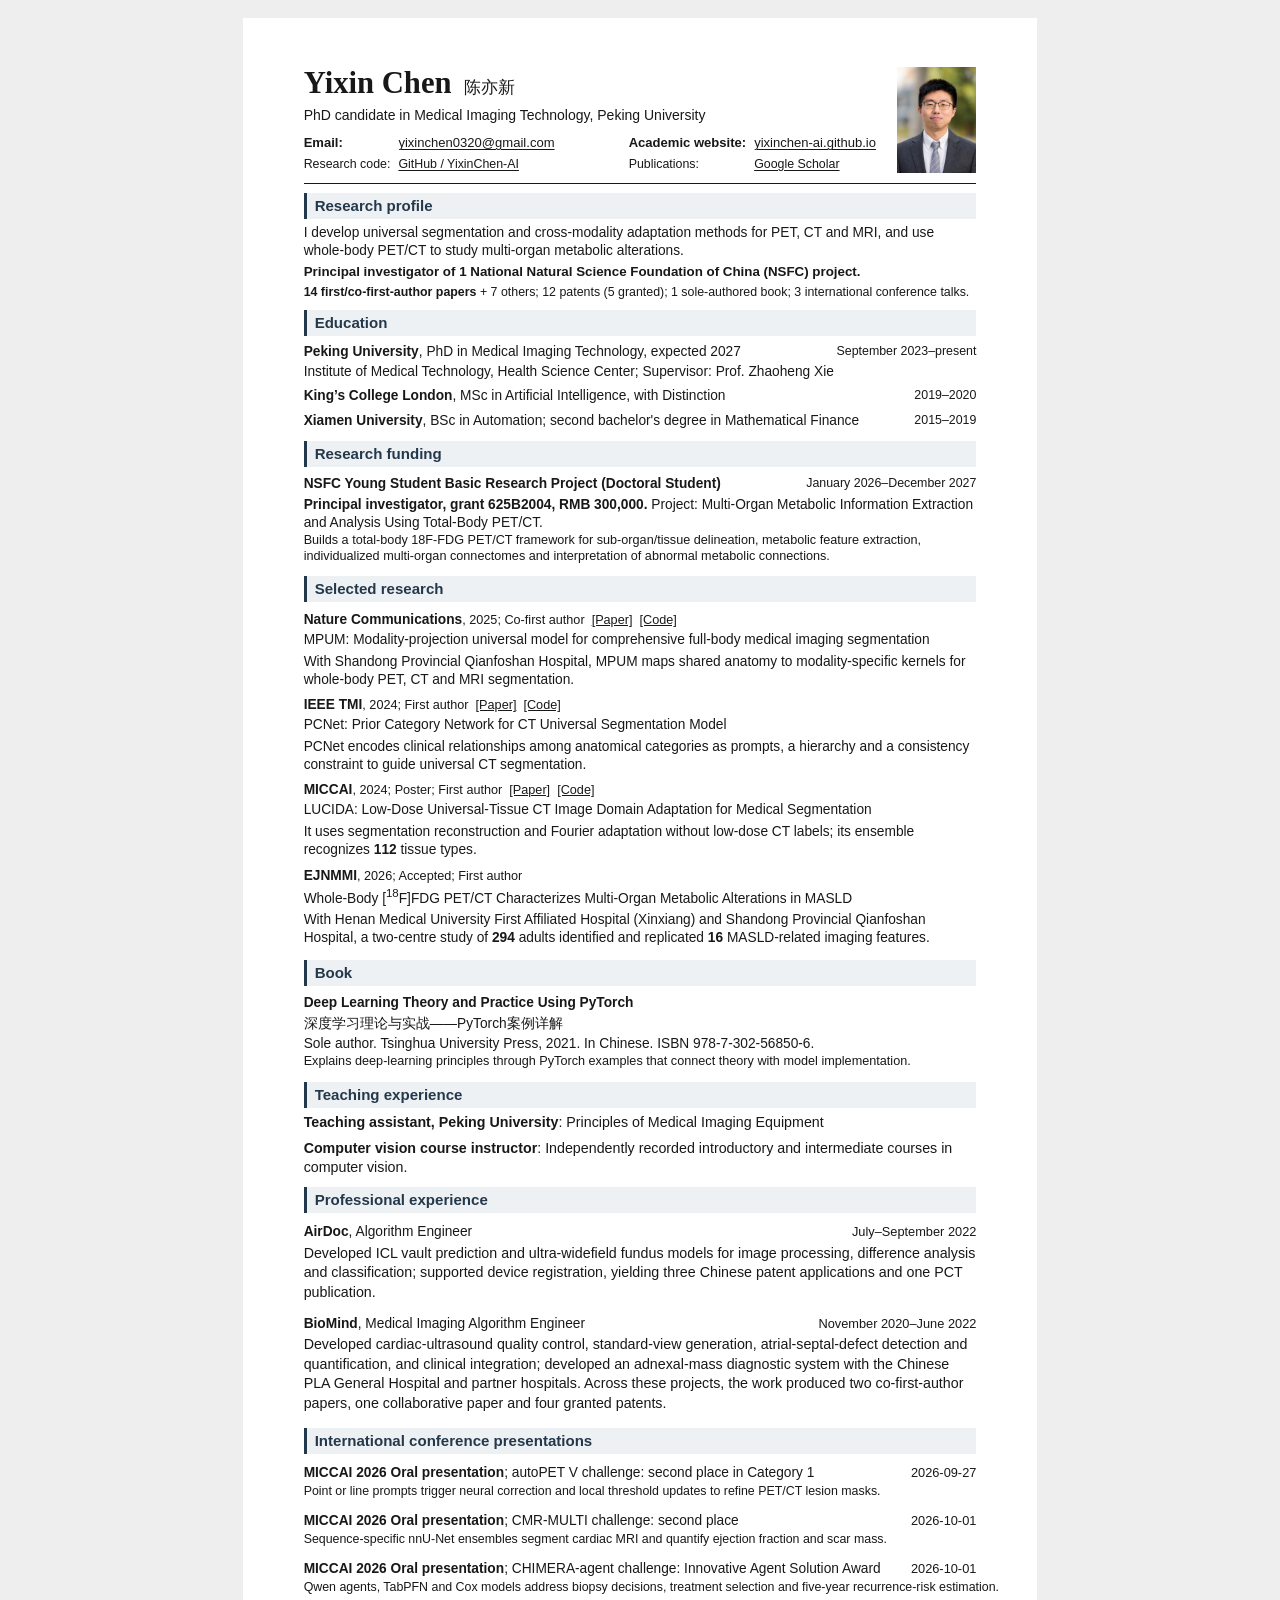
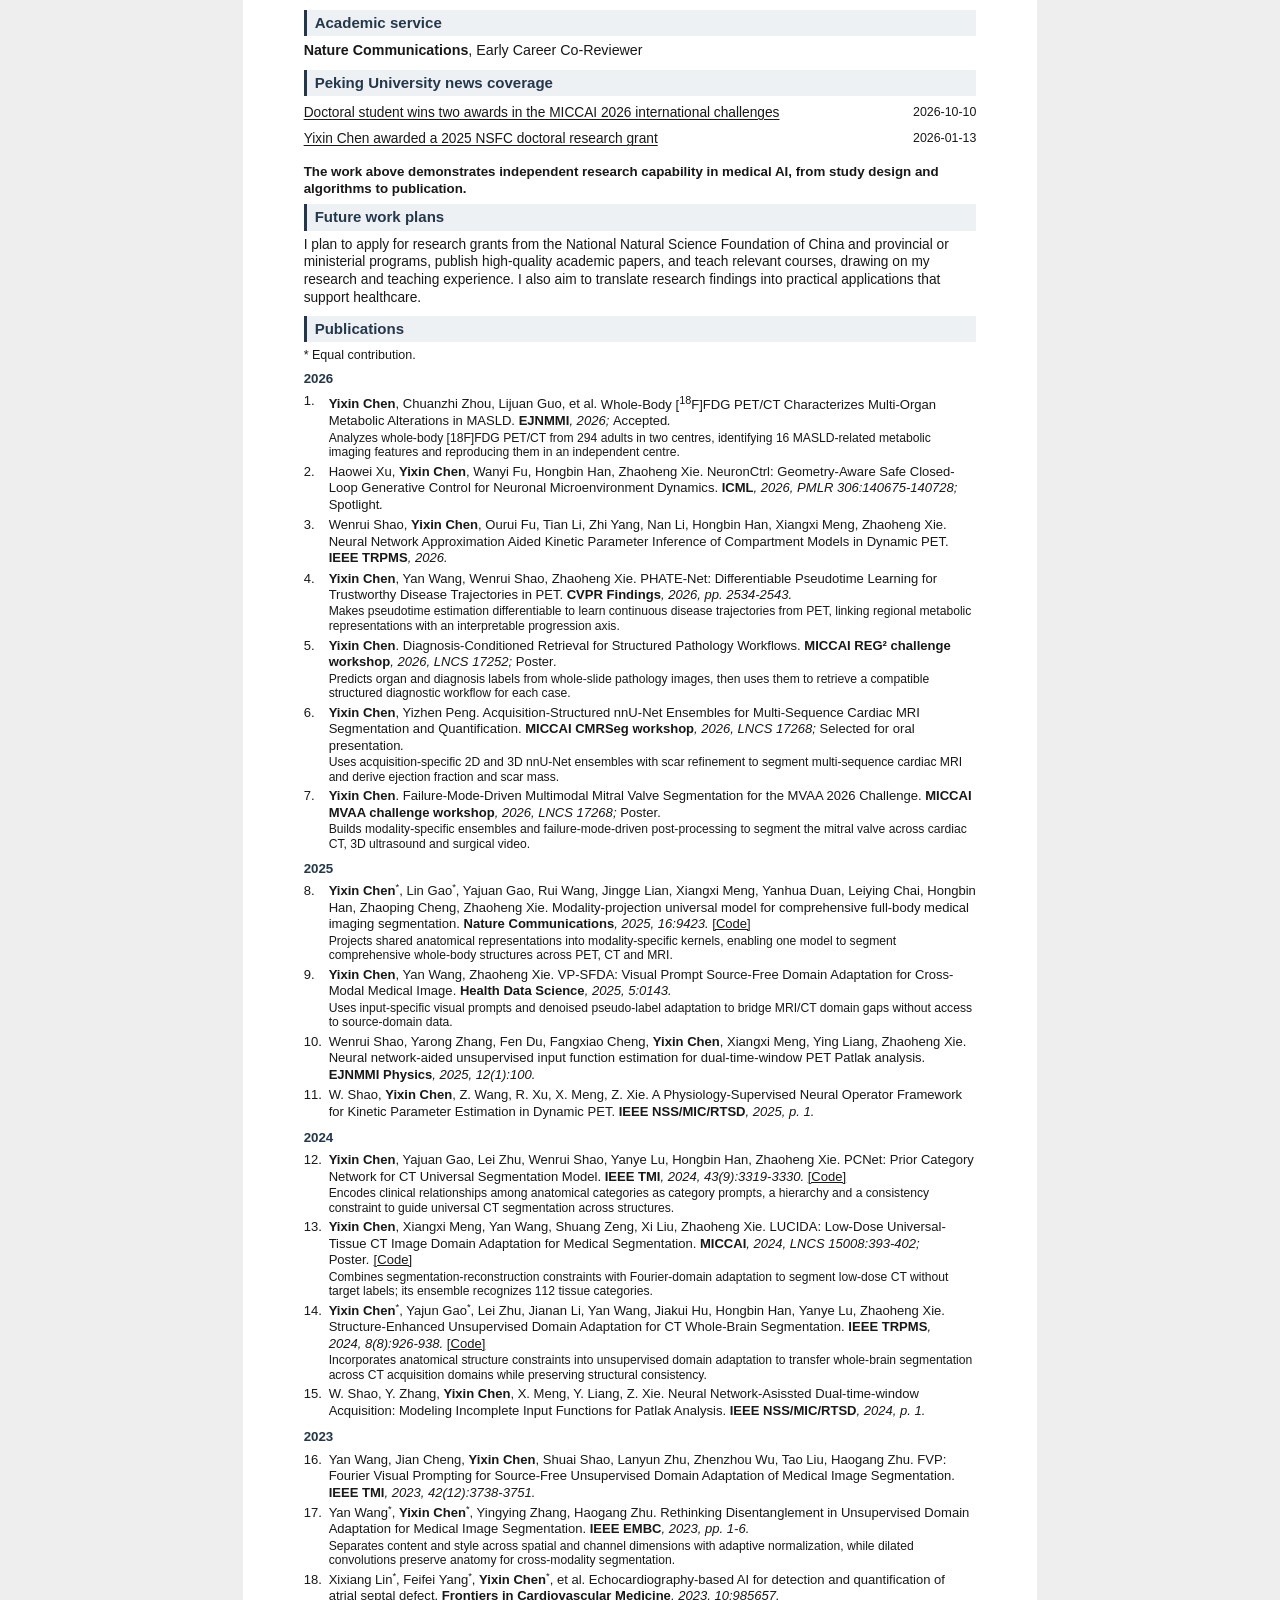
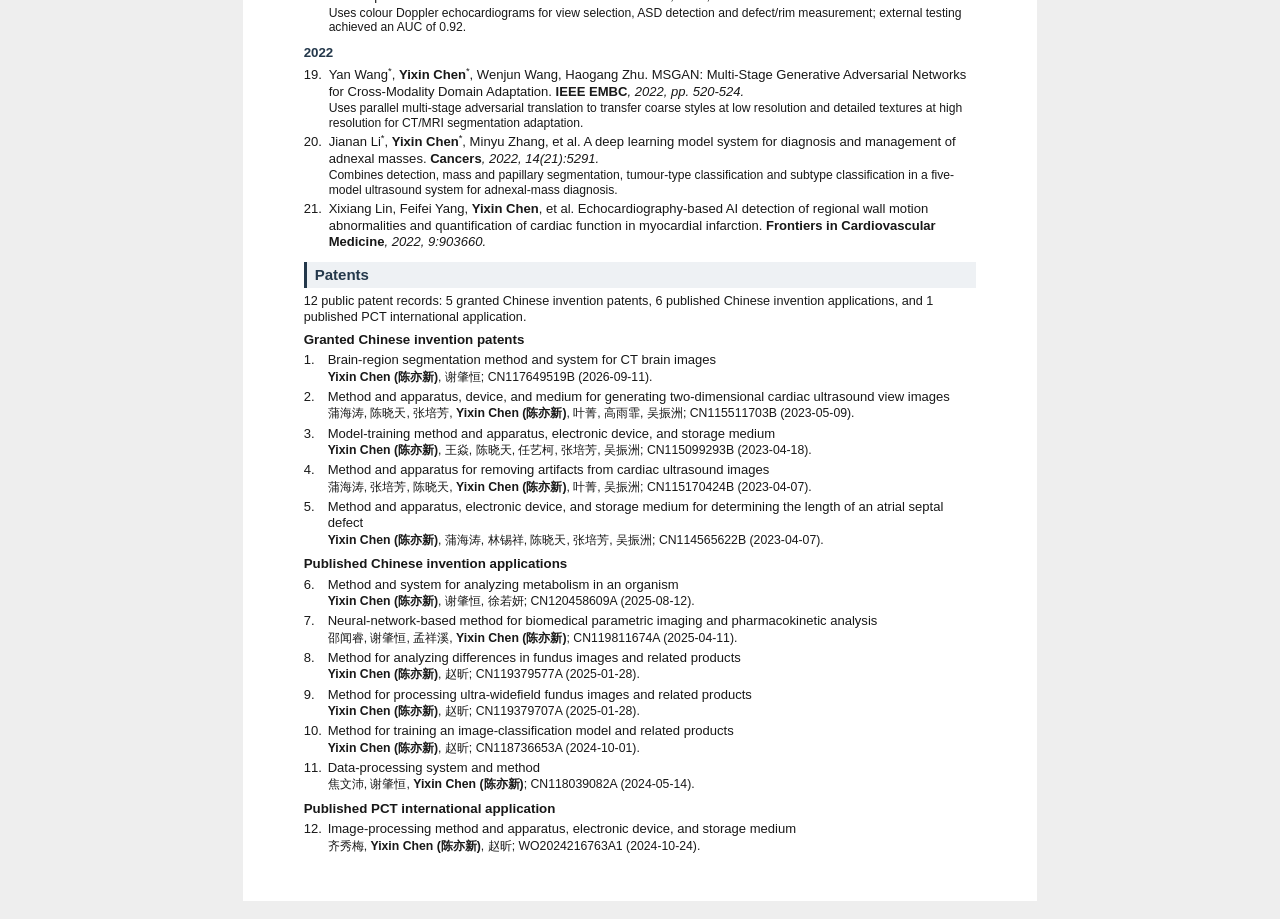
<file: cv.html>
<!doctype html>
<html lang="en">
<head>
  <meta charset="utf-8"><meta name="viewport" content="width=device-width, initial-scale=1">
  <title>Yixin Chen | Curriculum Vitae</title>
  <meta name="description" content="Curriculum vitae of Yixin Chen, PhD candidate at Peking University.">
  <link rel="stylesheet" href="assets/css/cv.css?v=c4c70ff643cf">
  <style>@page { @bottom-right { content: "Updated October 2026"; } }</style>
</head>
<body class="cv-en">
<header class="cv-header">
  <div class="cv-identity"><h1>Yixin Chen<span class="cv-other-name">陈亦新</span></h1><p class="cv-role">PhD candidate in Medical Imaging Technology, Peking University</p></div>
  <img class="cv-portrait" src="assets/img/avatar.png" alt="Portrait of Yixin Chen" width="1254" height="1254">
  <address><dl class="cv-contacts">
    <div class="cv-contact-item"><dt>Email:</dt><dd><a href="mailto:yixinchen0320@gmail.com">yixinchen0320@gmail.com</a></dd></div>
    <div class="cv-contact-item"><dt>Academic website:</dt><dd><a href="https://yixinchen-ai.github.io/">yixinchen-ai.github.io</a></dd></div>
    <div class="cv-contact-item cv-contact-secondary"><dt>Research code:</dt><dd><a href="https://github.com/YixinChen-AI">GitHub / YixinChen-AI</a></dd></div>
    <div class="cv-contact-item cv-contact-secondary"><dt>Publications:</dt><dd><a href="https://scholar.google.com/citations?hl=en&user=ymfVoFwAAAAJ">Google Scholar</a></dd></div>
  </dl></address>
</header>
<main>
  <section class="cv-profile"><h2>Research profile</h2><p>I develop universal segmentation and cross-modality adaptation methods for PET, CT and MRI, and use whole-body PET/CT to study multi-organ metabolic alterations.</p><p class="cv-profile-funding"><strong>Principal investigator of 1 National Natural Science Foundation of China (NSFC) project.</strong></p><p class="cv-output-summary"><strong>14 first/co-first-author papers</strong> + 7 others; 12 patents (5 granted); 1 sole-authored book; <span class="cv-oral-count">3 international conference talks.</span></p></section>
  <section class="cv-education"><h2>Education</h2>
    <article class="cv-entry"><div><h3>Peking University<span class="cv-degree">, PhD in Medical Imaging Technology, expected 2027</span></h3><p>Institute of Medical Technology, Health Science Center; Supervisor: Prof. Zhaoheng Xie</p></div><p class="cv-date">September 2023–present</p></article>
    <article class="cv-entry"><div><h3>King’s College London<span class="cv-degree">, MSc in Artificial Intelligence, with Distinction</span></h3></div><p class="cv-date">2019–2020</p></article>
    <article class="cv-entry"><div><h3>Xiamen University<span class="cv-degree">, BSc in Automation; second bachelor's degree in Mathematical Finance</span></h3></div><p class="cv-date">2015–2019</p></article>
  </section>
  <section class="cv-funding"><h2>Research funding</h2>
    <article class="cv-entry"><div><h3>NSFC Young Student Basic Research Project (Doctoral Student)</h3><p><strong>Principal investigator, grant 625B2004, RMB 300,000.</strong> Project: Multi-Organ Metabolic Information Extraction and Analysis Using Total-Body PET/CT.</p><p class="cv-funding-summary">Builds a total-body 18F-FDG PET/CT framework for sub-organ/tissue delineation, metabolic feature extraction, individualized multi-organ connectomes and interpretation of abnormal metabolic connections.</p></div><p class="cv-date">January 2026–December 2027</p></article>
  </section>
  <section class="cv-selected"><h2>Selected research</h2>
    <article class="cv-highlight"><p class="cv-highlight-meta"><span class="v-name">Nature Communications</span>, 2025; Co-first author &nbsp;<a href="https://www.nature.com/articles/s41467-025-64469-w">[Paper]</a> &nbsp;<a href="https://github.com/YixinChen-AI/MPUM">[Code]</a></p><h3>MPUM: Modality-projection universal model for comprehensive full-body medical imaging segmentation</h3><p>With Shandong Provincial Qianfoshan Hospital, MPUM maps shared anatomy to modality-specific kernels for whole-body PET, CT and MRI segmentation.</p></article><article class="cv-highlight"><p class="cv-highlight-meta"><span class="v-name">IEEE TMI</span>, 2024; First author &nbsp;<a href="https://doi.org/10.1109/TMI.2024.3395349">[Paper]</a> &nbsp;<a href="https://github.com/YixinChen-AI/PCNet">[Code]</a></p><h3>PCNet: Prior Category Network for CT Universal Segmentation Model</h3><p>PCNet encodes clinical relationships among anatomical categories as prompts, a hierarchy and a consistency constraint to guide universal CT segmentation.</p></article><article class="cv-highlight"><p class="cv-highlight-meta"><span class="v-name">MICCAI</span>, 2024; <span class="publication-status">Poster</span>; First author &nbsp;<a href="https://doi.org/10.1007/978-3-031-72111-3_37">[Paper]</a> &nbsp;<a href="https://github.com/YixinChen-AI/LUCIDA">[Code]</a></p><h3>LUCIDA: Low-Dose Universal-Tissue CT Image Domain Adaptation for Medical Segmentation</h3><p>It uses segmentation reconstruction and Fourier adaptation without low-dose CT labels; its ensemble recognizes <strong>112</strong> tissue types.</p></article><article class="cv-highlight"><p class="cv-highlight-meta"><span class="v-name">EJNMMI</span>, 2026; <span class="publication-status">Accepted</span>; First author</p><h3>Whole-Body [<sup>18</sup>F]FDG PET/CT Characterizes Multi-Organ Metabolic Alterations in MASLD</h3><p>With Henan Medical University First Affiliated Hospital (Xinxiang) and Shandong Provincial Qianfoshan Hospital, a two-centre study of <strong>294</strong> adults identified and replicated <strong>16</strong> MASLD-related imaging features.</p></article>
  </section>
  <section class="cv-book"><h2>Book</h2>
    <article class="cv-entry"><div><h3>Deep Learning Theory and Practice Using PyTorch</h3><p>深度学习理论与实战——PyTorch案例详解</p><p>Sole author. Tsinghua University Press, 2021. In Chinese. ISBN 978-7-302-56850-6.</p><p class="cv-book-summary">Explains deep-learning principles through PyTorch examples that connect theory with model implementation.</p></div></article>
  </section>
  <section class="cv-teaching"><h2>Teaching experience</h2>
    <p><strong>Teaching assistant, Peking University</strong>: Principles of Medical Imaging Equipment</p>
    <p><strong>Computer vision course instructor</strong>: Independently recorded introductory and intermediate courses in computer vision.</p>
  </section>
  <section class="cv-experience"><h2>Professional experience</h2>
    <article class="cv-entry"><div><h3>AirDoc<span class="cv-degree">, Algorithm Engineer</span></h3><p>Developed ICL vault prediction and ultra-widefield fundus models for image processing, difference analysis and classification; supported device registration, yielding three Chinese patent applications and one PCT publication.</p></div><p class="cv-date">July–September 2022</p></article><article class="cv-entry"><div><h3>BioMind<span class="cv-degree">, Medical Imaging Algorithm Engineer</span></h3><p>Developed cardiac-ultrasound quality control, standard-view generation, atrial-septal-defect detection and quantification, and clinical integration; developed an adnexal-mass diagnostic system with the Chinese PLA General Hospital and partner hospitals. Across these projects, the work produced two co-first-author papers, one collaborative paper and four granted patents.</p></div><p class="cv-date">November 2020–June 2022</p></article>
  </section>
  <section class="cv-presentations"><h2>International conference presentations</h2>
    <article class="cv-entry"><div><h3><strong>MICCAI 2026 Oral presentation</strong>; autoPET V challenge: second place in Category 1</h3><p class="cv-presentation-summary">Point or line prompts trigger neural correction and local threshold updates to refine PET/CT lesion masks.</p></div><p class="cv-date">2026-09-27</p></article><article class="cv-entry"><div><h3><strong>MICCAI 2026 Oral presentation</strong>; CMR-MULTI challenge: second place</h3><p class="cv-presentation-summary">Sequence-specific nnU-Net ensembles segment cardiac MRI and quantify ejection fraction and scar mass.</p></div><p class="cv-date">2026-10-01</p></article><article class="cv-entry"><div><h3><strong>MICCAI 2026 Oral presentation</strong>; CHIMERA-agent challenge: Innovative Agent Solution Award</h3><p class="cv-presentation-summary">Qwen agents, TabPFN and Cox models address biopsy decisions, treatment selection and five-year recurrence-risk estimation.</p></div><p class="cv-date">2026-10-01</p></article>
  </section>
  <section class="cv-service"><h2>Academic service</h2>
    <p><strong>Nature Communications</strong>, Early Career Co-Reviewer</p>
  </section>
  <section class="cv-news"><h2>Peking University news coverage</h2>
    <article class="cv-entry"><div><h3><a href="https://imt.bjmu.edu.cn/xsfc/20c60463f0eb459887f461a8deffc6ae.htm">Doctoral student wins two awards in the MICCAI 2026 international challenges</a></h3></div><p class="cv-date">2026-10-10</p></article><article class="cv-entry"><div><h3><a href="https://imt.bjmu.edu.cn/xsfc/5f411968b96d4de2b79ebea2ff7c4ed9.htm">Yixin Chen awarded a 2025 NSFC doctoral research grant</a></h3></div><p class="cv-date">2026-01-13</p></article>
  </section>
  <p class="cv-capability-summary"><strong>The work above demonstrates independent research capability in medical AI, from study design and algorithms to publication.</strong></p>
  <section class="cv-outlook"><h2>Future work plans</h2><p>I plan to apply for research grants from the National Natural Science Foundation of China and provincial or ministerial programs, publish high-quality academic papers, and teach relevant courses, drawing on my research and teaching experience. I also aim to translate research findings into practical applications that support healthcare.</p></section>
  <section class="cv-publications"><h2>Publications</h2><p class="cv-publication-note">* Equal contribution.</p><section class="publication-group"><h3>2026</h3><article class="pub" id="publication-masld"><span class="cv-pub-number">1.</span><p class="cv-citation"><span class="authors"><span class="me">Yixin Chen</span>, Chuanzhi Zhou, Lijuan Guo, et al. </span><span class="ptitle">Whole-Body [<sup>18</sup>F]FDG PET/CT Characterizes Multi-Organ Metabolic Alterations in MASLD. </span><span class="venue"><span class="v-name">EJNMMI</span>, 2026; <span class="publication-status">Accepted</span>.</span></p><p class="cv-publication-summary">Analyzes whole-body [18F]FDG PET/CT from 294 adults in two centres, identifying 16 MASLD-related metabolic imaging features and reproducing them in an independent centre.</p></article><article class="pub" id="publication-neuronctrl"><span class="cv-pub-number">2.</span><p class="cv-citation"><span class="authors">Haowei Xu, <span class="me">Yixin Chen</span>, Wanyi Fu, Hongbin Han, Zhaoheng Xie. </span><span class="ptitle"><a href="https://icml.cc/virtual/2026/poster/63182">NeuronCtrl: Geometry-Aware Safe Closed-Loop Generative Control for Neuronal Microenvironment Dynamics</a>. </span><span class="venue"><span class="v-name">ICML</span>, <span class="cv-citation-location">2026, PMLR 306:140675-140728</span>; <span class="publication-status">Spotlight</span>.</span></p></article><article class="pub"><span class="cv-pub-number">3.</span><p class="cv-citation"><span class="authors">Wenrui Shao, <span class="me">Yixin Chen</span>, Ourui Fu, Tian Li, Zhi Yang, Nan Li, Hongbin Han, Xiangxi Meng, Zhaoheng Xie. </span><span class="ptitle"><a href="https://doi.org/10.1109/TRPMS.2026.3660465">Neural Network Approximation Aided Kinetic Parameter Inference of Compartment Models in Dynamic PET</a>. </span><span class="venue"><span class="v-name">IEEE TRPMS</span>, 2026.</span></p></article><article class="pub" id="publication-phate"><span class="cv-pub-number">4.</span><p class="cv-citation"><span class="authors"><span class="me">Yixin Chen</span>, Yan Wang, Wenrui Shao, Zhaoheng Xie. </span><span class="ptitle"><a href="https://openaccess.thecvf.com/content/CVPR2026F/papers/Chen_PHATE-Net_Differentiable_Pseudotime_Learning_for_Trustworthy_Disease_Trajectories_in_PET_CVPRF_2026_paper.pdf">PHATE-Net: Differentiable Pseudotime Learning for Trustworthy Disease Trajectories in PET</a>. </span><span class="venue"><span class="v-name">CVPR Findings</span>, <span class="cv-citation-location">2026, pp. 2534-2543</span>.</span></p><p class="cv-publication-summary">Makes pseudotime estimation differentiable to learn continuous disease trajectories from PET, linking regional metabolic representations with an interpretable progression axis.</p></article><article class="pub"><span class="cv-pub-number">5.</span><p class="cv-citation"><span class="authors"><span class="me">Yixin Chen</span>. </span><span class="ptitle"><a href="https://papers.miccai.org/miccai-2026-sat/REG2026_008.html">Diagnosis-Conditioned Retrieval for Structured Pathology Workflows</a>. </span><span class="venue"><span class="v-name">MICCAI REG² challenge workshop</span>, <span class="cv-citation-location">2026, LNCS 17252</span>; <span class="publication-status">Poster</span>.</span></p><p class="cv-publication-summary">Predicts organ and diagnosis labels from whole-slide pathology images, then uses them to retrieve a compatible structured diagnostic workflow for each case.</p></article><article class="pub"><span class="cv-pub-number">6.</span><p class="cv-citation"><span class="authors"><span class="me">Yixin Chen</span>, Yizhen Peng. </span><span class="ptitle"><a href="https://papers.miccai.org/miccai-2026-sat/CMRSeg_018.html">Acquisition-Structured nnU-Net Ensembles for Multi-Sequence Cardiac MRI Segmentation and Quantification</a>. </span><span class="venue"><span class="v-name">MICCAI CMRSeg workshop</span>, <span class="cv-citation-location">2026, LNCS 17268</span>; <span class="publication-status">Selected for oral presentation</span>.</span></p><p class="cv-publication-summary">Uses acquisition-specific 2D and 3D nnU-Net ensembles with scar refinement to segment multi-sequence cardiac MRI and derive ejection fraction and scar mass.</p></article><article class="pub"><span class="cv-pub-number">7.</span><p class="cv-citation"><span class="authors"><span class="me">Yixin Chen</span>. </span><span class="ptitle"><a href="https://papers.miccai.org/miccai-2026-sat/MVAA_023.html">Failure-Mode-Driven Multimodal Mitral Valve Segmentation for the MVAA 2026 Challenge</a>. </span><span class="venue"><span class="v-name">MICCAI MVAA challenge workshop</span>, <span class="cv-citation-location">2026, LNCS 17268</span>; <span class="publication-status">Poster</span>.</span></p><p class="cv-publication-summary">Builds modality-specific ensembles and failure-mode-driven post-processing to segment the mitral valve across cardiac CT, 3D ultrasound and surgical video.</p></article></section><section class="publication-group"><h3>2025</h3><article class="pub"><span class="cv-pub-number">8.</span><p class="cv-citation"><span class="authors"><span class="me">Yixin Chen</span><span class="author-role">*</span>, Lin Gao<span class="author-role">*</span>, Yajuan Gao, Rui Wang, Jingge Lian, Xiangxi Meng, Yanhua Duan, Leiying Chai, Hongbin Han, Zhaoping Cheng, Zhaoheng Xie. </span><span class="ptitle"><a href="https://www.nature.com/articles/s41467-025-64469-w">Modality-projection universal model for comprehensive full-body medical imaging segmentation</a>. </span><span class="venue"><span class="v-name">Nature Communications</span>, <span class="cv-citation-location">2025, 16:9423</span>.</span>&nbsp;<a class="cv-code" href="https://github.com/YixinChen-AI/MPUM">[Code]</a></p><p class="cv-publication-summary">Projects shared anatomical representations into modality-specific kernels, enabling one model to segment comprehensive whole-body structures across PET, CT and MRI.</p></article><article class="pub"><span class="cv-pub-number">9.</span><p class="cv-citation"><span class="authors"><span class="me">Yixin Chen</span>, Yan Wang, Zhaoheng Xie. </span><span class="ptitle"><a href="https://doi.org/10.34133/hds.0143">VP-SFDA: Visual Prompt Source-Free Domain Adaptation for Cross-Modal Medical Image</a>. </span><span class="venue"><span class="v-name">Health Data Science</span>, <span class="cv-citation-location">2025, 5:0143</span>.</span></p><p class="cv-publication-summary">Uses input-specific visual prompts and denoised pseudo-label adaptation to bridge MRI/CT domain gaps without access to source-domain data.</p></article><article class="pub"><span class="cv-pub-number">10.</span><p class="cv-citation"><span class="authors">Wenrui Shao, Yarong Zhang, Fen Du, Fangxiao Cheng, <span class="me">Yixin Chen</span>, Xiangxi Meng, Ying Liang, Zhaoheng Xie. </span><span class="ptitle"><a href="https://doi.org/10.1186/s40658-025-00804-w">Neural network-aided unsupervised input function estimation for dual-time-window PET Patlak analysis</a>. </span><span class="venue"><span class="v-name">EJNMMI Physics</span>, <span class="cv-citation-location">2025, 12(1):100</span>.</span></p></article><article class="pub"><span class="cv-pub-number">11.</span><p class="cv-citation"><span class="authors">W. Shao, <span class="me">Yixin Chen</span>, Z. Wang, R. Xu, X. Meng, Z. Xie. </span><span class="ptitle"><a href="https://doi.org/10.1109/NSS/MIC/RTSD57106.2025.11287925">A Physiology-Supervised Neural Operator Framework for Kinetic Parameter Estimation in Dynamic PET</a>. </span><span class="venue"><span class="v-name">IEEE NSS/MIC/RTSD</span>, <span class="cv-citation-location">2025, p. 1</span>.</span></p></article></section><section class="publication-group"><h3>2024</h3><article class="pub"><span class="cv-pub-number">12.</span><p class="cv-citation"><span class="authors"><span class="me">Yixin Chen</span>, Yajuan Gao, Lei Zhu, Wenrui Shao, Yanye Lu, Hongbin Han, Zhaoheng Xie. </span><span class="ptitle"><a href="https://doi.org/10.1109/TMI.2024.3395349">PCNet: Prior Category Network for CT Universal Segmentation Model</a>. </span><span class="venue"><span class="v-name">IEEE TMI</span>, <span class="cv-citation-location">2024, 43(9):3319-3330</span>.</span>&nbsp;<a class="cv-code" href="https://github.com/YixinChen-AI/PCNet">[Code]</a></p><p class="cv-publication-summary">Encodes clinical relationships among anatomical categories as category prompts, a hierarchy and a consistency constraint to guide universal CT segmentation across structures.</p></article><article class="pub"><span class="cv-pub-number">13.</span><p class="cv-citation"><span class="authors"><span class="me">Yixin Chen</span>, Xiangxi Meng, Yan Wang, Shuang Zeng, Xi Liu, Zhaoheng Xie. </span><span class="ptitle"><a href="https://doi.org/10.1007/978-3-031-72111-3_37">LUCIDA: Low-Dose Universal-Tissue CT Image Domain Adaptation for Medical Segmentation</a>. </span><span class="venue"><span class="v-name">MICCAI</span>, <span class="cv-citation-location">2024, LNCS 15008:393-402</span>; <span class="publication-status">Poster</span>.</span>&nbsp;<a class="cv-code" href="https://github.com/YixinChen-AI/LUCIDA">[Code]</a></p><p class="cv-publication-summary">Combines segmentation-reconstruction constraints with Fourier-domain adaptation to segment low-dose CT without target labels; its ensemble recognizes 112 tissue categories.</p></article><article class="pub"><span class="cv-pub-number">14.</span><p class="cv-citation"><span class="authors"><span class="me">Yixin Chen</span><span class="author-role">*</span>, Yajun Gao<span class="author-role">*</span>, Lei Zhu, Jianan Li, Yan Wang, Jiakui Hu, Hongbin Han, Yanye Lu, Zhaoheng Xie. </span><span class="ptitle"><a href="https://doi.org/10.1109/TRPMS.2024.3391285">Structure-Enhanced Unsupervised Domain Adaptation for CT Whole-Brain Segmentation</a>. </span><span class="venue"><span class="v-name">IEEE TRPMS</span>, <span class="cv-citation-location">2024, 8(8):926-938</span>.</span>&nbsp;<a class="cv-code" href="https://github.com/YixinChen-AI/BraSEDA">[Code]</a></p><p class="cv-publication-summary">Incorporates anatomical structure constraints into unsupervised domain adaptation to transfer whole-brain segmentation across CT acquisition domains while preserving structural consistency.</p></article><article class="pub"><span class="cv-pub-number">15.</span><p class="cv-citation"><span class="authors">W. Shao, Y. Zhang, <span class="me">Yixin Chen</span>, X. Meng, Y. Liang, Z. Xie. </span><span class="ptitle"><a href="https://doi.org/10.1109/NSS/MIC/RTSD57108.2024.10656964">Neural Network-Asissted Dual-time-window Acquisition: Modeling Incomplete Input Functions for Patlak Analysis</a>. </span><span class="venue"><span class="v-name">IEEE NSS/MIC/RTSD</span>, <span class="cv-citation-location">2024, p. 1</span>.</span></p></article></section><section class="publication-group"><h3>2023</h3><article class="pub"><span class="cv-pub-number">16.</span><p class="cv-citation"><span class="authors">Yan Wang, Jian Cheng, <span class="me">Yixin Chen</span>, Shuai Shao, Lanyun Zhu, Zhenzhou Wu, Tao Liu, Haogang Zhu. </span><span class="ptitle"><a href="https://doi.org/10.1109/TMI.2023.3306105">FVP: Fourier Visual Prompting for Source-Free Unsupervised Domain Adaptation of Medical Image Segmentation</a>. </span><span class="venue"><span class="v-name">IEEE TMI</span>, <span class="cv-citation-location">2023, 42(12):3738-3751</span>.</span></p></article><article class="pub"><span class="cv-pub-number">17.</span><p class="cv-citation"><span class="authors">Yan Wang<span class="author-role">*</span>, <span class="me">Yixin Chen</span><span class="author-role">*</span>, Yingying Zhang, Haogang Zhu. </span><span class="ptitle"><a href="https://doi.org/10.1109/EMBC40787.2023.10341077">Rethinking Disentanglement in Unsupervised Domain Adaptation for Medical Image Segmentation</a>. </span><span class="venue"><span class="v-name">IEEE EMBC</span>, <span class="cv-citation-location">2023, pp. 1-6</span>.</span></p><p class="cv-publication-summary">Separates content and style across spatial and channel dimensions with adaptive normalization, while dilated convolutions preserve anatomy for cross-modality segmentation.</p></article><article class="pub"><span class="cv-pub-number">18.</span><p class="cv-citation"><span class="authors">Xixiang Lin<span class="author-role">*</span>, Feifei Yang<span class="author-role">*</span>, <span class="me">Yixin Chen</span><span class="author-role">*</span>, et al. </span><span class="ptitle"><a href="https://doi.org/10.3389/fcvm.2023.985657">Echocardiography-based AI for detection and quantification of atrial septal defect</a>. </span><span class="venue"><span class="v-name">Frontiers in Cardiovascular Medicine</span>, <span class="cv-citation-location">2023, 10:985657</span>.</span></p><p class="cv-publication-summary">Uses colour Doppler echocardiograms for view selection, ASD detection and defect/rim measurement; external testing achieved an AUC of 0.92.</p></article></section><section class="publication-group"><h3>2022</h3><article class="pub"><span class="cv-pub-number">19.</span><p class="cv-citation"><span class="authors">Yan Wang<span class="author-role">*</span>, <span class="me">Yixin Chen</span><span class="author-role">*</span>, Wenjun Wang, Haogang Zhu. </span><span class="ptitle"><a href="https://doi.org/10.1109/EMBC48229.2022.9871048">MSGAN: Multi-Stage Generative Adversarial Networks for Cross-Modality Domain Adaptation</a>. </span><span class="venue"><span class="v-name">IEEE EMBC</span>, <span class="cv-citation-location">2022, pp. 520-524</span>.</span></p><p class="cv-publication-summary">Uses parallel multi-stage adversarial translation to transfer coarse styles at low resolution and detailed textures at high resolution for CT/MRI segmentation adaptation.</p></article><article class="pub"><span class="cv-pub-number">20.</span><p class="cv-citation"><span class="authors">Jianan Li<span class="author-role">*</span>, <span class="me">Yixin Chen</span><span class="author-role">*</span>, Minyu Zhang, et al. </span><span class="ptitle"><a href="https://doi.org/10.3390/cancers14215291">A deep learning model system for diagnosis and management of adnexal masses</a>. </span><span class="venue"><span class="v-name">Cancers</span>, <span class="cv-citation-location">2022, 14(21):5291</span>.</span></p><p class="cv-publication-summary">Combines detection, mass and papillary segmentation, tumour-type classification and subtype classification in a five-model ultrasound system for adnexal-mass diagnosis.</p></article><article class="pub"><span class="cv-pub-number">21.</span><p class="cv-citation"><span class="authors">Xixiang Lin, Feifei Yang, <span class="me">Yixin Chen</span>, et al. </span><span class="ptitle"><a href="https://doi.org/10.3389/fcvm.2022.903660">Echocardiography-based AI detection of regional wall motion abnormalities and quantification of cardiac function in myocardial infarction</a>. </span><span class="venue"><span class="v-name">Frontiers in Cardiovascular Medicine</span>, <span class="cv-citation-location">2022, 9:903660</span>.</span></p></article></section></section>
  <section class="cv-patents"><h2>Patents</h2><p class="patent-summary">12 public patent records: 5 granted Chinese invention patents, 6 published Chinese invention applications, and 1 published PCT international application.</p><section class="patent-group" aria-labelledby="patent-granted-en"><h3 id="patent-granted-en">Granted Chinese invention patents</h3><ol class="patent-list"><li class="patent-item"><h4><a href="http://epub.cnipa.gov.cn/patent/CN117649519B">Brain-region segmentation method and system for CT brain images</a></h4><p class="patent-details"><span class="patent-inventors"><strong>Yixin Chen (陈亦新)</strong>, 谢肇恒</span>; <span class="patent-metadata"><span class="patent-field">CN117649519B (2026-09-11)</span>.</span></p></li><li class="patent-item"><h4><a href="https://patents.google.com/patent/CN115511703B/zh">Method and apparatus, device, and medium for generating two-dimensional cardiac ultrasound view images</a></h4><p class="patent-details"><span class="patent-inventors">蒲海涛, 陈晓天, 张培芳, <strong>Yixin Chen (陈亦新)</strong>, 叶菁, 高雨霏, 吴振洲</span>; <span class="patent-metadata"><span class="patent-field">CN115511703B (2023-05-09)</span>.</span></p></li><li class="patent-item"><h4><a href="http://epub.cnipa.gov.cn/patent/CN115099293B">Model-training method and apparatus, electronic device, and storage medium</a></h4><p class="patent-details"><span class="patent-inventors"><strong>Yixin Chen (陈亦新)</strong>, 王焱, 陈晓天, 任艺柯, 张培芳, 吴振洲</span>; <span class="patent-metadata"><span class="patent-field">CN115099293B (2023-04-18)</span>.</span></p></li><li class="patent-item"><h4><a href="https://patents.google.com/patent/CN115170424B/zh">Method and apparatus for removing artifacts from cardiac ultrasound images</a></h4><p class="patent-details"><span class="patent-inventors">蒲海涛, 张培芳, 陈晓天, <strong>Yixin Chen (陈亦新)</strong>, 叶菁, 吴振洲</span>; <span class="patent-metadata"><span class="patent-field">CN115170424B (2023-04-07)</span>.</span></p></li><li class="patent-item"><h4><a href="https://patents.google.com/patent/CN114565622B/zh">Method and apparatus, electronic device, and storage medium for determining the length of an atrial septal defect</a></h4><p class="patent-details"><span class="patent-inventors"><strong>Yixin Chen (陈亦新)</strong>, 蒲海涛, 林锡祥, 陈晓天, 张培芳, 吴振洲</span>; <span class="patent-metadata"><span class="patent-field">CN114565622B (2023-04-07)</span>.</span></p></li></ol></section><section class="patent-group" aria-labelledby="patent-published-en"><h3 id="patent-published-en">Published Chinese invention applications</h3><ol class="patent-list"><li class="patent-item"><h4><a href="http://epub.cnipa.gov.cn/patent/CN120458609A">Method and system for analyzing metabolism in an organism</a></h4><p class="patent-details"><span class="patent-inventors"><strong>Yixin Chen (陈亦新)</strong>, 谢肇恒, 徐若妍</span>; <span class="patent-metadata"><span class="patent-field">CN120458609A (2025-08-12)</span>.</span></p></li><li class="patent-item"><h4><a href="https://patents.google.com/patent/CN119811674A/zh">Neural-network-based method for biomedical parametric imaging and pharmacokinetic analysis</a></h4><p class="patent-details"><span class="patent-inventors">邵闻睿, 谢肇恒, 孟祥溪, <strong>Yixin Chen (陈亦新)</strong></span>; <span class="patent-metadata"><span class="patent-field">CN119811674A (2025-04-11)</span>.</span></p></li><li class="patent-item"><h4><a href="http://epub.cnipa.gov.cn/patent/CN119379577A">Method for analyzing differences in fundus images and related products</a></h4><p class="patent-details"><span class="patent-inventors"><strong>Yixin Chen (陈亦新)</strong>, 赵昕</span>; <span class="patent-metadata"><span class="patent-field">CN119379577A (2025-01-28)</span>.</span></p></li><li class="patent-item"><h4><a href="http://epub.cnipa.gov.cn/patent/CN119379707A">Method for processing ultra-widefield fundus images and related products</a></h4><p class="patent-details"><span class="patent-inventors"><strong>Yixin Chen (陈亦新)</strong>, 赵昕</span>; <span class="patent-metadata"><span class="patent-field">CN119379707A (2025-01-28)</span>.</span></p></li><li class="patent-item"><h4><a href="http://epub.cnipa.gov.cn/patent/CN118736653A">Method for training an image-classification model and related products</a></h4><p class="patent-details"><span class="patent-inventors"><strong>Yixin Chen (陈亦新)</strong>, 赵昕</span>; <span class="patent-metadata"><span class="patent-field">CN118736653A (2024-10-01)</span>.</span></p></li><li class="patent-item"><h4><a href="https://patents.google.com/patent/CN118039082A/zh">Data-processing system and method</a></h4><p class="patent-details"><span class="patent-inventors">焦文沛, 谢肇恒, <strong>Yixin Chen (陈亦新)</strong></span>; <span class="patent-metadata"><span class="patent-field">CN118039082A (2024-05-14)</span>.</span></p></li></ol></section><section class="patent-group" aria-labelledby="patent-pct-en"><h3 id="patent-pct-en">Published PCT international application</h3><ol class="patent-list"><li class="patent-item"><h4><a href="https://patents.google.com/patent/WO2024216763A1/zh">Image-processing method and apparatus, electronic device, and storage medium</a></h4><p class="patent-details"><span class="patent-inventors">齐秀梅, <strong>Yixin Chen (陈亦新)</strong>, 赵昕</span>; <span class="patent-metadata"><span class="patent-field">WO2024216763A1 (2024-10-24)</span>.</span></p></li></ol></section></section>
</main>
</body></html>
</file>
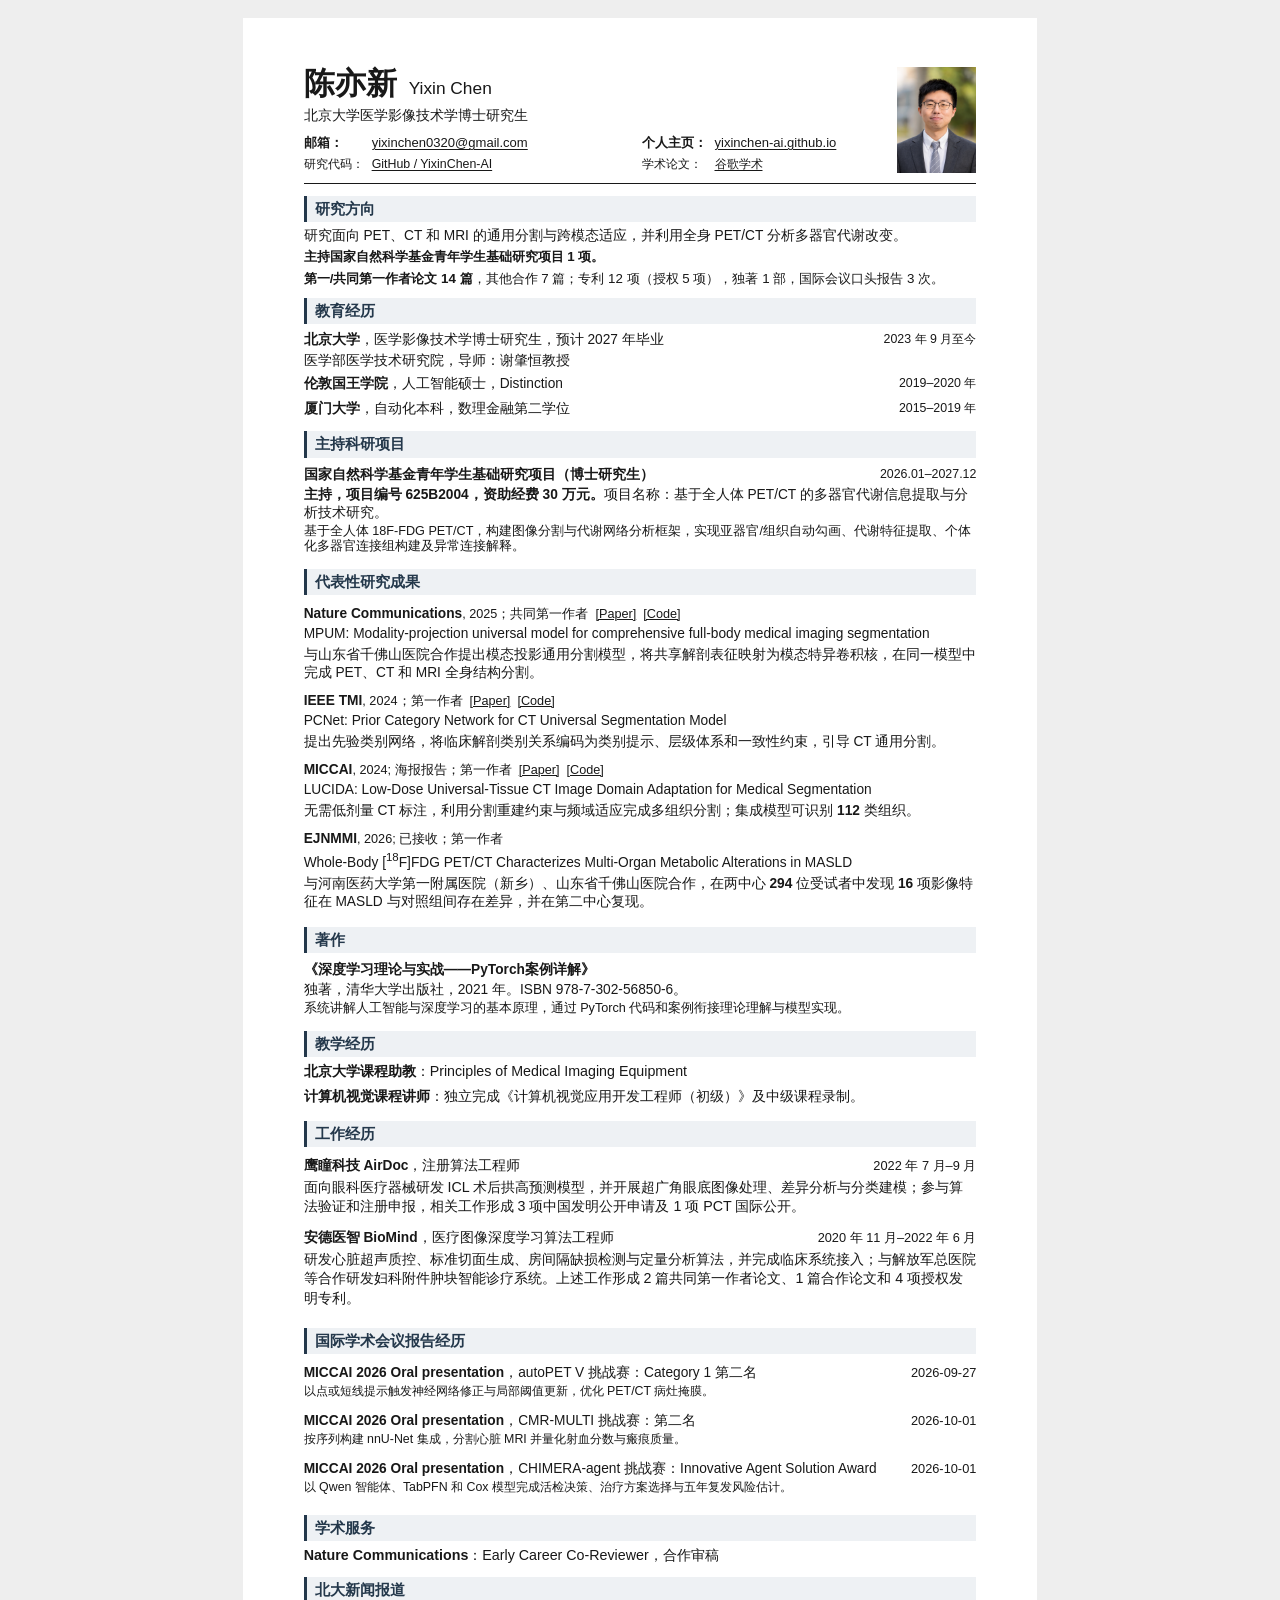
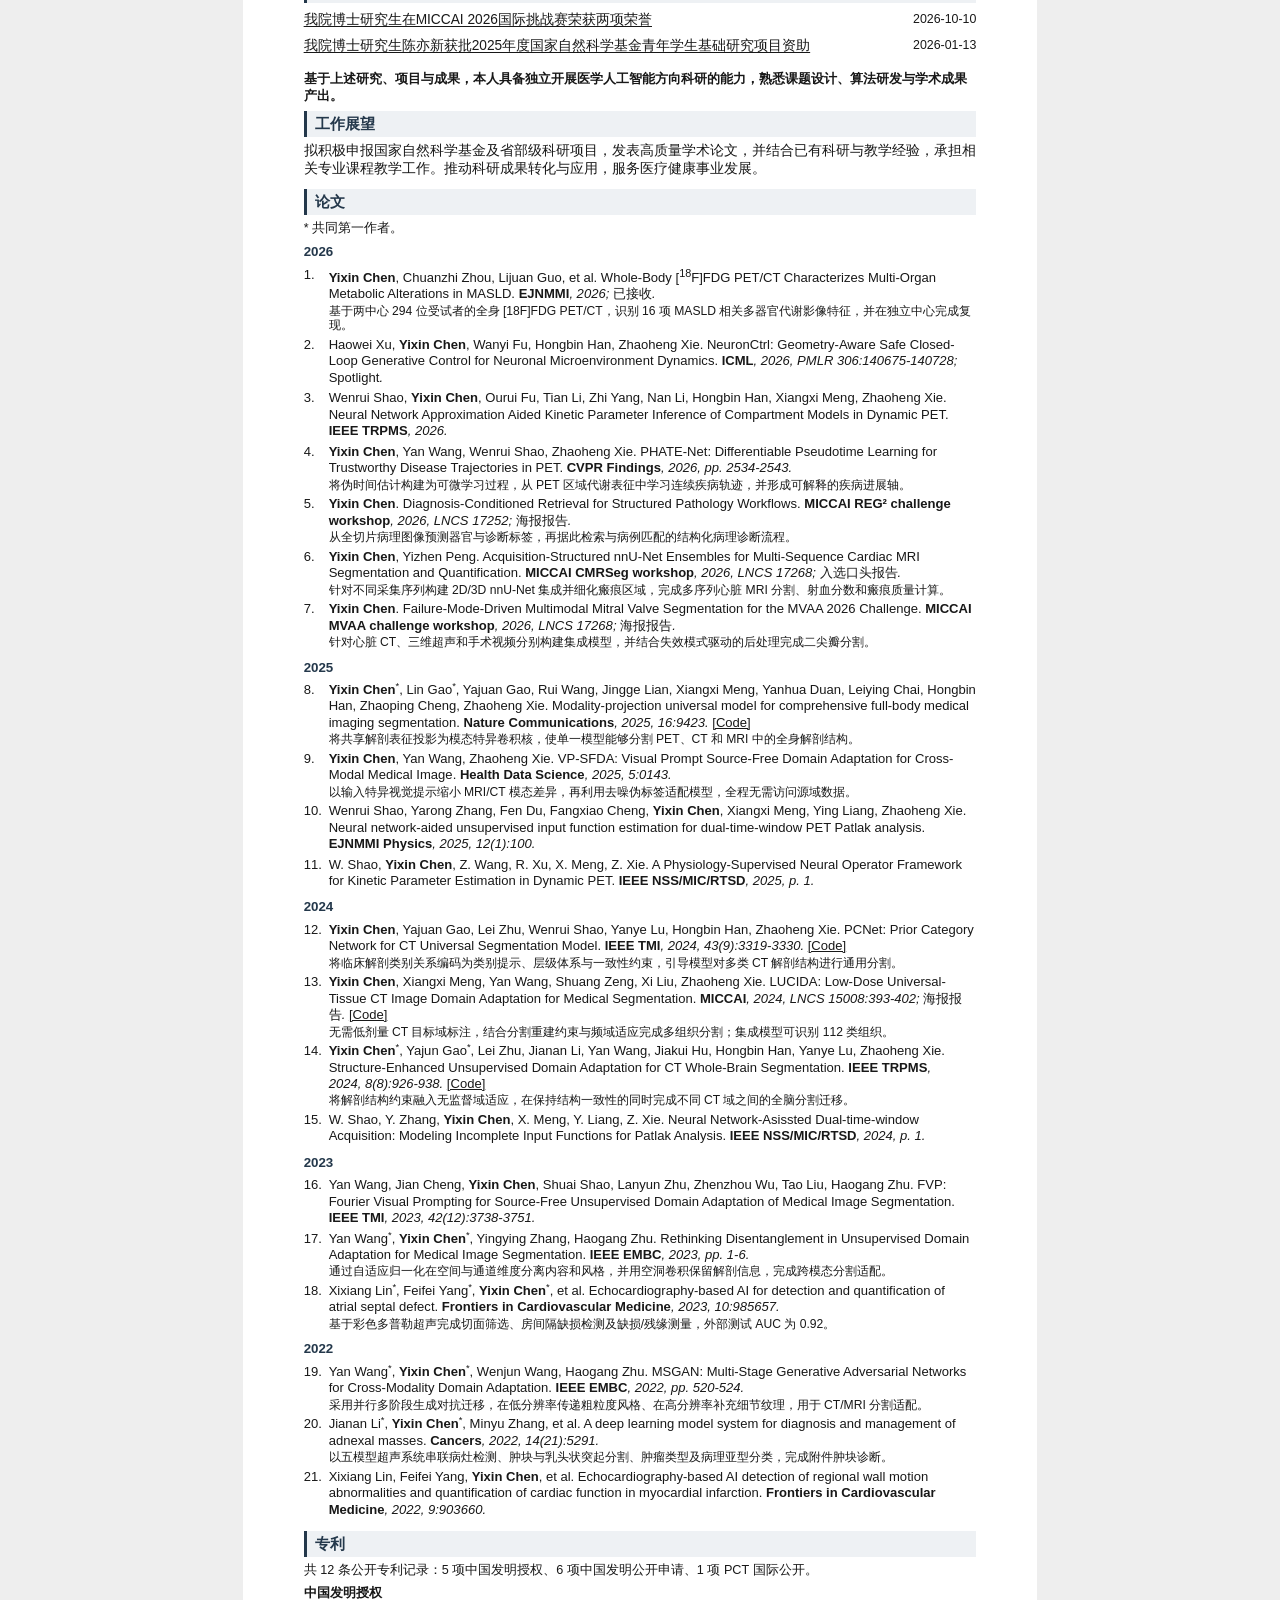
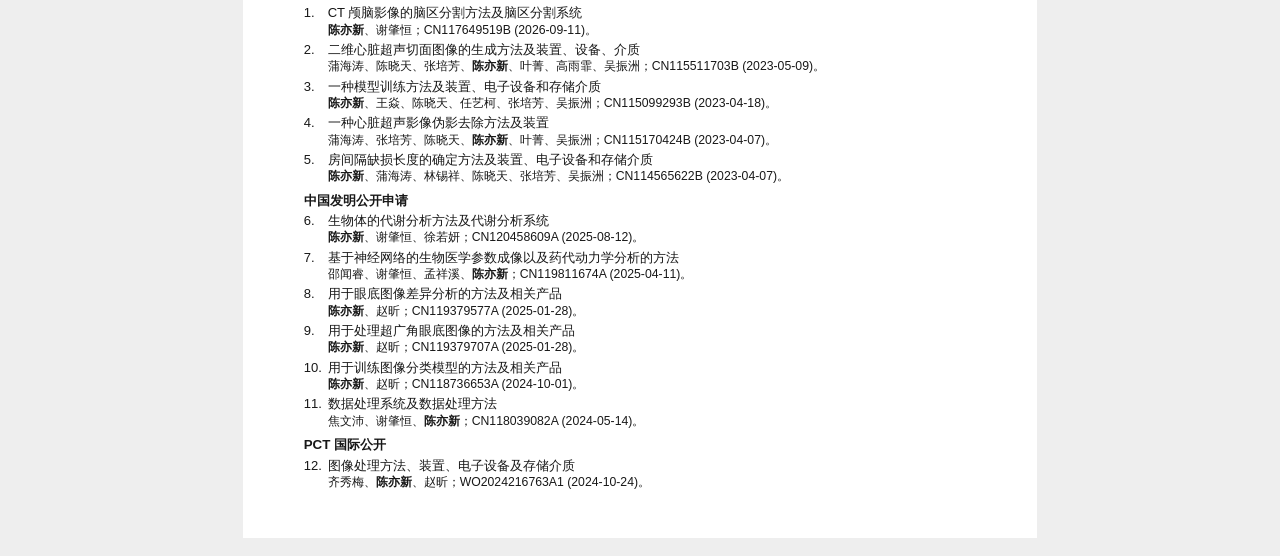
<file: cv.zh.html>
<!doctype html>
<html lang="zh-CN">
<head>
  <meta charset="utf-8"><meta name="viewport" content="width=device-width, initial-scale=1">
  <title>陈亦新 | 个人简历</title>
  <meta name="description" content="陈亦新，北京大学医学技术博士研究生。">
  <link rel="stylesheet" href="assets/css/cv.css?v=c4c70ff643cf">
  <style>@page { @bottom-right { content: "更新于 2026 年 10 月"; } }</style>
</head>
<body class="cv-zh">
<header class="cv-header">
  <div class="cv-identity"><h1>陈亦新<span class="cv-other-name">Yixin Chen</span></h1><p class="cv-role">北京大学医学影像技术学博士研究生</p></div>
  <img class="cv-portrait" src="assets/img/avatar.png" alt="陈亦新的个人照" width="1254" height="1254">
  <address><dl class="cv-contacts">
    <div class="cv-contact-item"><dt>邮箱：</dt><dd><a href="mailto:yixinchen0320@gmail.com">yixinchen0320@gmail.com</a></dd></div>
    <div class="cv-contact-item"><dt>个人主页：</dt><dd><a href="https://yixinchen-ai.github.io/">yixinchen-ai.github.io</a></dd></div>
    <div class="cv-contact-item cv-contact-secondary"><dt>研究代码：</dt><dd><a href="https://github.com/YixinChen-AI">GitHub / YixinChen-AI</a></dd></div>
    <div class="cv-contact-item cv-contact-secondary"><dt>学术论文：</dt><dd><a href="https://scholar.google.com/citations?hl=en&user=ymfVoFwAAAAJ">谷歌学术</a></dd></div>
  </dl></address>
</header>
<main>
  <section class="cv-profile"><h2>研究方向</h2><p>研究面向 PET、CT 和 MRI 的通用分割与跨模态适应，并利用全身 PET/CT 分析多器官代谢改变。</p><p class="cv-profile-funding"><strong>主持国家自然科学基金青年学生基础研究项目 1 项。</strong></p><p class="cv-output-summary"><strong>第一/共同第一作者论文 14 篇</strong>，其他合作 7 篇；专利 12 项（授权 5 项），独著 1 部，<span class="cv-oral-count">国际会议口头报告 3 次。</span></p></section>
  <section class="cv-education"><h2>教育经历</h2>
    <article class="cv-entry"><div><h3>北京大学<span class="cv-degree">，医学影像技术学博士研究生，预计 2027 年毕业</span></h3><p>医学部医学技术研究院，导师：谢肇恒教授</p></div><p class="cv-date">2023 年 9 月至今</p></article>
    <article class="cv-entry"><div><h3>伦敦国王学院<span class="cv-degree">，人工智能硕士，Distinction</span></h3></div><p class="cv-date">2019–2020 年</p></article>
    <article class="cv-entry"><div><h3>厦门大学<span class="cv-degree">，自动化本科，数理金融第二学位</span></h3></div><p class="cv-date">2015–2019 年</p></article>
  </section>
  <section class="cv-funding"><h2>主持科研项目</h2>
    <article class="cv-entry"><div><h3>国家自然科学基金青年学生基础研究项目（博士研究生）</h3><p><strong>主持，项目编号 625B2004，资助经费 30 万元。</strong>项目名称：基于全人体 PET/CT 的多器官代谢信息提取与分析技术研究。</p><p class="cv-funding-summary">基于全人体 18F-FDG PET/CT，构建图像分割与代谢网络分析框架，实现亚器官/组织自动勾画、代谢特征提取、个体化多器官连接组构建及异常连接解释。</p></div><p class="cv-date">2026.01–2027.12</p></article>
  </section>
  <section class="cv-selected"><h2>代表性研究成果</h2>
    <article class="cv-highlight"><p class="cv-highlight-meta"><span class="v-name">Nature Communications</span>, 2025；共同第一作者 &nbsp;<a href="https://www.nature.com/articles/s41467-025-64469-w">[Paper]</a> &nbsp;<a href="https://github.com/YixinChen-AI/MPUM">[Code]</a></p><h3>MPUM: Modality-projection universal model for comprehensive full-body medical imaging segmentation</h3><p>与山东省千佛山医院合作提出模态投影通用分割模型，将共享解剖表征映射为模态特异卷积核，在同一模型中完成 PET、CT 和 MRI 全身结构分割。</p></article><article class="cv-highlight"><p class="cv-highlight-meta"><span class="v-name">IEEE TMI</span>, 2024；第一作者 &nbsp;<a href="https://doi.org/10.1109/TMI.2024.3395349">[Paper]</a> &nbsp;<a href="https://github.com/YixinChen-AI/PCNet">[Code]</a></p><h3>PCNet: Prior Category Network for CT Universal Segmentation Model</h3><p>提出先验类别网络，将临床解剖类别关系编码为类别提示、层级体系和一致性约束，引导 CT 通用分割。</p></article><article class="cv-highlight"><p class="cv-highlight-meta"><span class="v-name">MICCAI</span>, 2024; <span class="publication-status">海报报告</span>；第一作者 &nbsp;<a href="https://doi.org/10.1007/978-3-031-72111-3_37">[Paper]</a> &nbsp;<a href="https://github.com/YixinChen-AI/LUCIDA">[Code]</a></p><h3>LUCIDA: Low-Dose Universal-Tissue CT Image Domain Adaptation for Medical Segmentation</h3><p>无需低剂量 CT 标注，利用分割重建约束与频域适应完成多组织分割；集成模型可识别 <strong>112</strong> 类组织。</p></article><article class="cv-highlight"><p class="cv-highlight-meta"><span class="v-name">EJNMMI</span>, 2026; <span class="publication-status">已接收</span>；第一作者</p><h3>Whole-Body [<sup>18</sup>F]FDG PET/CT Characterizes Multi-Organ Metabolic Alterations in MASLD</h3><p>与河南医药大学第一附属医院（新乡）、山东省千佛山医院合作，在两中心 <strong>294</strong> 位受试者中发现 <strong>16</strong> 项影像特征在 MASLD 与对照组间存在差异，并在第二中心复现。</p></article>
  </section>
  <section class="cv-book"><h2>著作</h2>
    <article class="cv-entry"><div><h3>《深度学习理论与实战——PyTorch案例详解》</h3><p>独著，清华大学出版社，2021 年。ISBN 978-7-302-56850-6。</p><p class="cv-book-summary">系统讲解人工智能与深度学习的基本原理，通过 PyTorch 代码和案例衔接理论理解与模型实现。</p></div></article>
  </section>
  <section class="cv-teaching"><h2>教学经历</h2>
    <p><strong>北京大学课程助教</strong>：Principles of Medical Imaging Equipment</p>
    <p><strong>计算机视觉课程讲师</strong>：独立完成《计算机视觉应用开发工程师（初级）》及中级课程录制。</p>
  </section>
  <section class="cv-experience"><h2>工作经历</h2>
    <article class="cv-entry"><div><h3>鹰瞳科技 AirDoc<span class="cv-degree">，注册算法工程师</span></h3><p>面向眼科医疗器械研发 ICL 术后拱高预测模型，并开展超广角眼底图像处理、差异分析与分类建模；参与算法验证和注册申报，相关工作形成 3 项中国发明公开申请及 1 项 PCT 国际公开。</p></div><p class="cv-date">2022 年 7 月–9 月</p></article><article class="cv-entry"><div><h3>安德医智 BioMind<span class="cv-degree">，医疗图像深度学习算法工程师</span></h3><p>研发心脏超声质控、标准切面生成、房间隔缺损检测与定量分析算法，并完成临床系统接入；与解放军总医院等合作研发妇科附件肿块智能诊疗系统。上述工作形成 2 篇共同第一作者论文、1 篇合作论文和 4 项授权发明专利。</p></div><p class="cv-date">2020 年 11 月–2022 年 6 月</p></article>
  </section>
  <section class="cv-presentations"><h2>国际学术会议报告经历</h2>
    <article class="cv-entry"><div><h3><strong>MICCAI 2026 Oral presentation</strong>，autoPET V 挑战赛：Category 1 第二名</h3><p class="cv-presentation-summary">以点或短线提示触发神经网络修正与局部阈值更新，优化 PET/CT 病灶掩膜。</p></div><p class="cv-date">2026-09-27</p></article><article class="cv-entry"><div><h3><strong>MICCAI 2026 Oral presentation</strong>，CMR-MULTI 挑战赛：第二名</h3><p class="cv-presentation-summary">按序列构建 nnU-Net 集成，分割心脏 MRI 并量化射血分数与瘢痕质量。</p></div><p class="cv-date">2026-10-01</p></article><article class="cv-entry"><div><h3><strong>MICCAI 2026 Oral presentation</strong>，CHIMERA-agent 挑战赛：Innovative Agent Solution Award</h3><p class="cv-presentation-summary">以 Qwen 智能体、TabPFN 和 Cox 模型完成活检决策、治疗方案选择与五年复发风险估计。</p></div><p class="cv-date">2026-10-01</p></article>
  </section>
  <section class="cv-service"><h2>学术服务</h2>
    <p><strong>Nature Communications</strong>：Early Career Co-Reviewer，合作审稿</p>
  </section>
  <section class="cv-news"><h2>北大新闻报道</h2>
    <article class="cv-entry"><div><h3><a href="https://imt.bjmu.edu.cn/xsfc/20c60463f0eb459887f461a8deffc6ae.htm">我院博士研究生在MICCAI 2026国际挑战赛荣获两项荣誉</a></h3></div><p class="cv-date">2026-10-10</p></article><article class="cv-entry"><div><h3><a href="https://imt.bjmu.edu.cn/xsfc/5f411968b96d4de2b79ebea2ff7c4ed9.htm">我院博士研究生陈亦新获批2025年度国家自然科学基金青年学生基础研究项目资助</a></h3></div><p class="cv-date">2026-01-13</p></article>
  </section>
  <p class="cv-capability-summary"><strong>基于上述研究、项目与成果，本人具备独立开展医学人工智能方向科研的能力，熟悉课题设计、算法研发与学术成果产出。</strong></p>
  <section class="cv-outlook"><h2>工作展望</h2><p>拟积极申报国家自然科学基金及省部级科研项目，发表高质量学术论文，并结合已有科研与教学经验，承担相关专业课程教学工作。推动科研成果转化与应用，服务医疗健康事业发展。</p></section>
  <section class="cv-publications"><h2>论文</h2><p class="cv-publication-note">* 共同第一作者。</p><section class="publication-group"><h3>2026</h3><article class="pub" id="publication-masld"><span class="cv-pub-number">1.</span><p class="cv-citation"><span class="authors"><span class="me">Yixin Chen</span>, Chuanzhi Zhou, Lijuan Guo, et al. </span><span class="ptitle">Whole-Body [<sup>18</sup>F]FDG PET/CT Characterizes Multi-Organ Metabolic Alterations in MASLD. </span><span class="venue"><span class="v-name">EJNMMI</span>, 2026; <span class="publication-status">已接收</span>.</span></p><p class="cv-publication-summary">基于两中心 294 位受试者的全身 [18F]FDG PET/CT，识别 16 项 MASLD 相关多器官代谢影像特征，并在独立中心完成复现。</p></article><article class="pub" id="publication-neuronctrl"><span class="cv-pub-number">2.</span><p class="cv-citation"><span class="authors">Haowei Xu, <span class="me">Yixin Chen</span>, Wanyi Fu, Hongbin Han, Zhaoheng Xie. </span><span class="ptitle"><a href="https://icml.cc/virtual/2026/poster/63182">NeuronCtrl: Geometry-Aware Safe Closed-Loop Generative Control for Neuronal Microenvironment Dynamics</a>. </span><span class="venue"><span class="v-name">ICML</span>, <span class="cv-citation-location">2026, PMLR 306:140675-140728</span>; <span class="publication-status">Spotlight</span>.</span></p></article><article class="pub"><span class="cv-pub-number">3.</span><p class="cv-citation"><span class="authors">Wenrui Shao, <span class="me">Yixin Chen</span>, Ourui Fu, Tian Li, Zhi Yang, Nan Li, Hongbin Han, Xiangxi Meng, Zhaoheng Xie. </span><span class="ptitle"><a href="https://doi.org/10.1109/TRPMS.2026.3660465">Neural Network Approximation Aided Kinetic Parameter Inference of Compartment Models in Dynamic PET</a>. </span><span class="venue"><span class="v-name">IEEE TRPMS</span>, 2026.</span></p></article><article class="pub" id="publication-phate"><span class="cv-pub-number">4.</span><p class="cv-citation"><span class="authors"><span class="me">Yixin Chen</span>, Yan Wang, Wenrui Shao, Zhaoheng Xie. </span><span class="ptitle"><a href="https://openaccess.thecvf.com/content/CVPR2026F/papers/Chen_PHATE-Net_Differentiable_Pseudotime_Learning_for_Trustworthy_Disease_Trajectories_in_PET_CVPRF_2026_paper.pdf">PHATE-Net: Differentiable Pseudotime Learning for Trustworthy Disease Trajectories in PET</a>. </span><span class="venue"><span class="v-name">CVPR Findings</span>, <span class="cv-citation-location">2026, pp. 2534-2543</span>.</span></p><p class="cv-publication-summary">将伪时间估计构建为可微学习过程，从 PET 区域代谢表征中学习连续疾病轨迹，并形成可解释的疾病进展轴。</p></article><article class="pub"><span class="cv-pub-number">5.</span><p class="cv-citation"><span class="authors"><span class="me">Yixin Chen</span>. </span><span class="ptitle"><a href="https://papers.miccai.org/miccai-2026-sat/REG2026_008.html">Diagnosis-Conditioned Retrieval for Structured Pathology Workflows</a>. </span><span class="venue"><span class="v-name">MICCAI REG² challenge workshop</span>, <span class="cv-citation-location">2026, LNCS 17252</span>; <span class="publication-status">海报报告</span>.</span></p><p class="cv-publication-summary">从全切片病理图像预测器官与诊断标签，再据此检索与病例匹配的结构化病理诊断流程。</p></article><article class="pub"><span class="cv-pub-number">6.</span><p class="cv-citation"><span class="authors"><span class="me">Yixin Chen</span>, Yizhen Peng. </span><span class="ptitle"><a href="https://papers.miccai.org/miccai-2026-sat/CMRSeg_018.html">Acquisition-Structured nnU-Net Ensembles for Multi-Sequence Cardiac MRI Segmentation and Quantification</a>. </span><span class="venue"><span class="v-name">MICCAI CMRSeg workshop</span>, <span class="cv-citation-location">2026, LNCS 17268</span>; <span class="publication-status">入选口头报告</span>.</span></p><p class="cv-publication-summary">针对不同采集序列构建 2D/3D nnU-Net 集成并细化瘢痕区域，完成多序列心脏 MRI 分割、射血分数和瘢痕质量计算。</p></article><article class="pub"><span class="cv-pub-number">7.</span><p class="cv-citation"><span class="authors"><span class="me">Yixin Chen</span>. </span><span class="ptitle"><a href="https://papers.miccai.org/miccai-2026-sat/MVAA_023.html">Failure-Mode-Driven Multimodal Mitral Valve Segmentation for the MVAA 2026 Challenge</a>. </span><span class="venue"><span class="v-name">MICCAI MVAA challenge workshop</span>, <span class="cv-citation-location">2026, LNCS 17268</span>; <span class="publication-status">海报报告</span>.</span></p><p class="cv-publication-summary">针对心脏 CT、三维超声和手术视频分别构建集成模型，并结合失效模式驱动的后处理完成二尖瓣分割。</p></article></section><section class="publication-group"><h3>2025</h3><article class="pub"><span class="cv-pub-number">8.</span><p class="cv-citation"><span class="authors"><span class="me">Yixin Chen</span><span class="author-role">*</span>, Lin Gao<span class="author-role">*</span>, Yajuan Gao, Rui Wang, Jingge Lian, Xiangxi Meng, Yanhua Duan, Leiying Chai, Hongbin Han, Zhaoping Cheng, Zhaoheng Xie. </span><span class="ptitle"><a href="https://www.nature.com/articles/s41467-025-64469-w">Modality-projection universal model for comprehensive full-body medical imaging segmentation</a>. </span><span class="venue"><span class="v-name">Nature Communications</span>, <span class="cv-citation-location">2025, 16:9423</span>.</span>&nbsp;<a class="cv-code" href="https://github.com/YixinChen-AI/MPUM">[Code]</a></p><p class="cv-publication-summary">将共享解剖表征投影为模态特异卷积核，使单一模型能够分割 PET、CT 和 MRI 中的全身解剖结构。</p></article><article class="pub"><span class="cv-pub-number">9.</span><p class="cv-citation"><span class="authors"><span class="me">Yixin Chen</span>, Yan Wang, Zhaoheng Xie. </span><span class="ptitle"><a href="https://doi.org/10.34133/hds.0143">VP-SFDA: Visual Prompt Source-Free Domain Adaptation for Cross-Modal Medical Image</a>. </span><span class="venue"><span class="v-name">Health Data Science</span>, <span class="cv-citation-location">2025, 5:0143</span>.</span></p><p class="cv-publication-summary">以输入特异视觉提示缩小 MRI/CT 模态差异，再利用去噪伪标签适配模型，全程无需访问源域数据。</p></article><article class="pub"><span class="cv-pub-number">10.</span><p class="cv-citation"><span class="authors">Wenrui Shao, Yarong Zhang, Fen Du, Fangxiao Cheng, <span class="me">Yixin Chen</span>, Xiangxi Meng, Ying Liang, Zhaoheng Xie. </span><span class="ptitle"><a href="https://doi.org/10.1186/s40658-025-00804-w">Neural network-aided unsupervised input function estimation for dual-time-window PET Patlak analysis</a>. </span><span class="venue"><span class="v-name">EJNMMI Physics</span>, <span class="cv-citation-location">2025, 12(1):100</span>.</span></p></article><article class="pub"><span class="cv-pub-number">11.</span><p class="cv-citation"><span class="authors">W. Shao, <span class="me">Yixin Chen</span>, Z. Wang, R. Xu, X. Meng, Z. Xie. </span><span class="ptitle"><a href="https://doi.org/10.1109/NSS/MIC/RTSD57106.2025.11287925">A Physiology-Supervised Neural Operator Framework for Kinetic Parameter Estimation in Dynamic PET</a>. </span><span class="venue"><span class="v-name">IEEE NSS/MIC/RTSD</span>, <span class="cv-citation-location">2025, p. 1</span>.</span></p></article></section><section class="publication-group"><h3>2024</h3><article class="pub"><span class="cv-pub-number">12.</span><p class="cv-citation"><span class="authors"><span class="me">Yixin Chen</span>, Yajuan Gao, Lei Zhu, Wenrui Shao, Yanye Lu, Hongbin Han, Zhaoheng Xie. </span><span class="ptitle"><a href="https://doi.org/10.1109/TMI.2024.3395349">PCNet: Prior Category Network for CT Universal Segmentation Model</a>. </span><span class="venue"><span class="v-name">IEEE TMI</span>, <span class="cv-citation-location">2024, 43(9):3319-3330</span>.</span>&nbsp;<a class="cv-code" href="https://github.com/YixinChen-AI/PCNet">[Code]</a></p><p class="cv-publication-summary">将临床解剖类别关系编码为类别提示、层级体系与一致性约束，引导模型对多类 CT 解剖结构进行通用分割。</p></article><article class="pub"><span class="cv-pub-number">13.</span><p class="cv-citation"><span class="authors"><span class="me">Yixin Chen</span>, Xiangxi Meng, Yan Wang, Shuang Zeng, Xi Liu, Zhaoheng Xie. </span><span class="ptitle"><a href="https://doi.org/10.1007/978-3-031-72111-3_37">LUCIDA: Low-Dose Universal-Tissue CT Image Domain Adaptation for Medical Segmentation</a>. </span><span class="venue"><span class="v-name">MICCAI</span>, <span class="cv-citation-location">2024, LNCS 15008:393-402</span>; <span class="publication-status">海报报告</span>.</span>&nbsp;<a class="cv-code" href="https://github.com/YixinChen-AI/LUCIDA">[Code]</a></p><p class="cv-publication-summary">无需低剂量 CT 目标域标注，结合分割重建约束与频域适应完成多组织分割；集成模型可识别 112 类组织。</p></article><article class="pub"><span class="cv-pub-number">14.</span><p class="cv-citation"><span class="authors"><span class="me">Yixin Chen</span><span class="author-role">*</span>, Yajun Gao<span class="author-role">*</span>, Lei Zhu, Jianan Li, Yan Wang, Jiakui Hu, Hongbin Han, Yanye Lu, Zhaoheng Xie. </span><span class="ptitle"><a href="https://doi.org/10.1109/TRPMS.2024.3391285">Structure-Enhanced Unsupervised Domain Adaptation for CT Whole-Brain Segmentation</a>. </span><span class="venue"><span class="v-name">IEEE TRPMS</span>, <span class="cv-citation-location">2024, 8(8):926-938</span>.</span>&nbsp;<a class="cv-code" href="https://github.com/YixinChen-AI/BraSEDA">[Code]</a></p><p class="cv-publication-summary">将解剖结构约束融入无监督域适应，在保持结构一致性的同时完成不同 CT 域之间的全脑分割迁移。</p></article><article class="pub"><span class="cv-pub-number">15.</span><p class="cv-citation"><span class="authors">W. Shao, Y. Zhang, <span class="me">Yixin Chen</span>, X. Meng, Y. Liang, Z. Xie. </span><span class="ptitle"><a href="https://doi.org/10.1109/NSS/MIC/RTSD57108.2024.10656964">Neural Network-Asissted Dual-time-window Acquisition: Modeling Incomplete Input Functions for Patlak Analysis</a>. </span><span class="venue"><span class="v-name">IEEE NSS/MIC/RTSD</span>, <span class="cv-citation-location">2024, p. 1</span>.</span></p></article></section><section class="publication-group"><h3>2023</h3><article class="pub"><span class="cv-pub-number">16.</span><p class="cv-citation"><span class="authors">Yan Wang, Jian Cheng, <span class="me">Yixin Chen</span>, Shuai Shao, Lanyun Zhu, Zhenzhou Wu, Tao Liu, Haogang Zhu. </span><span class="ptitle"><a href="https://doi.org/10.1109/TMI.2023.3306105">FVP: Fourier Visual Prompting for Source-Free Unsupervised Domain Adaptation of Medical Image Segmentation</a>. </span><span class="venue"><span class="v-name">IEEE TMI</span>, <span class="cv-citation-location">2023, 42(12):3738-3751</span>.</span></p></article><article class="pub"><span class="cv-pub-number">17.</span><p class="cv-citation"><span class="authors">Yan Wang<span class="author-role">*</span>, <span class="me">Yixin Chen</span><span class="author-role">*</span>, Yingying Zhang, Haogang Zhu. </span><span class="ptitle"><a href="https://doi.org/10.1109/EMBC40787.2023.10341077">Rethinking Disentanglement in Unsupervised Domain Adaptation for Medical Image Segmentation</a>. </span><span class="venue"><span class="v-name">IEEE EMBC</span>, <span class="cv-citation-location">2023, pp. 1-6</span>.</span></p><p class="cv-publication-summary">通过自适应归一化在空间与通道维度分离内容和风格，并用空洞卷积保留解剖信息，完成跨模态分割适配。</p></article><article class="pub"><span class="cv-pub-number">18.</span><p class="cv-citation"><span class="authors">Xixiang Lin<span class="author-role">*</span>, Feifei Yang<span class="author-role">*</span>, <span class="me">Yixin Chen</span><span class="author-role">*</span>, et al. </span><span class="ptitle"><a href="https://doi.org/10.3389/fcvm.2023.985657">Echocardiography-based AI for detection and quantification of atrial septal defect</a>. </span><span class="venue"><span class="v-name">Frontiers in Cardiovascular Medicine</span>, <span class="cv-citation-location">2023, 10:985657</span>.</span></p><p class="cv-publication-summary">基于彩色多普勒超声完成切面筛选、房间隔缺损检测及缺损/残缘测量，外部测试 AUC 为 0.92。</p></article></section><section class="publication-group"><h3>2022</h3><article class="pub"><span class="cv-pub-number">19.</span><p class="cv-citation"><span class="authors">Yan Wang<span class="author-role">*</span>, <span class="me">Yixin Chen</span><span class="author-role">*</span>, Wenjun Wang, Haogang Zhu. </span><span class="ptitle"><a href="https://doi.org/10.1109/EMBC48229.2022.9871048">MSGAN: Multi-Stage Generative Adversarial Networks for Cross-Modality Domain Adaptation</a>. </span><span class="venue"><span class="v-name">IEEE EMBC</span>, <span class="cv-citation-location">2022, pp. 520-524</span>.</span></p><p class="cv-publication-summary">采用并行多阶段生成对抗迁移，在低分辨率传递粗粒度风格、在高分辨率补充细节纹理，用于 CT/MRI 分割适配。</p></article><article class="pub"><span class="cv-pub-number">20.</span><p class="cv-citation"><span class="authors">Jianan Li<span class="author-role">*</span>, <span class="me">Yixin Chen</span><span class="author-role">*</span>, Minyu Zhang, et al. </span><span class="ptitle"><a href="https://doi.org/10.3390/cancers14215291">A deep learning model system for diagnosis and management of adnexal masses</a>. </span><span class="venue"><span class="v-name">Cancers</span>, <span class="cv-citation-location">2022, 14(21):5291</span>.</span></p><p class="cv-publication-summary">以五模型超声系统串联病灶检测、肿块与乳头状突起分割、肿瘤类型及病理亚型分类，完成附件肿块诊断。</p></article><article class="pub"><span class="cv-pub-number">21.</span><p class="cv-citation"><span class="authors">Xixiang Lin, Feifei Yang, <span class="me">Yixin Chen</span>, et al. </span><span class="ptitle"><a href="https://doi.org/10.3389/fcvm.2022.903660">Echocardiography-based AI detection of regional wall motion abnormalities and quantification of cardiac function in myocardial infarction</a>. </span><span class="venue"><span class="v-name">Frontiers in Cardiovascular Medicine</span>, <span class="cv-citation-location">2022, 9:903660</span>.</span></p></article></section></section>
  <section class="cv-patents"><h2>专利</h2><p class="patent-summary">共 12 条公开专利记录：5 项中国发明授权、6 项中国发明公开申请、1 项 PCT 国际公开。</p><section class="patent-group" aria-labelledby="patent-granted-zh"><h3 id="patent-granted-zh">中国发明授权</h3><ol class="patent-list"><li class="patent-item"><h4><a href="http://epub.cnipa.gov.cn/patent/CN117649519B">CT 颅脑影像的脑区分割方法及脑区分割系统</a></h4><p class="patent-details"><span class="patent-inventors"><strong>陈亦新</strong>、谢肇恒</span>；<span class="patent-metadata"><span class="patent-field">CN117649519B (2026-09-11)</span>。</span></p></li><li class="patent-item"><h4><a href="https://patents.google.com/patent/CN115511703B/zh">二维心脏超声切面图像的生成方法及装置、设备、介质</a></h4><p class="patent-details"><span class="patent-inventors">蒲海涛、陈晓天、张培芳、<strong>陈亦新</strong>、叶菁、高雨霏、吴振洲</span>；<span class="patent-metadata"><span class="patent-field">CN115511703B (2023-05-09)</span>。</span></p></li><li class="patent-item"><h4><a href="http://epub.cnipa.gov.cn/patent/CN115099293B">一种模型训练方法及装置、电子设备和存储介质</a></h4><p class="patent-details"><span class="patent-inventors"><strong>陈亦新</strong>、王焱、陈晓天、任艺柯、张培芳、吴振洲</span>；<span class="patent-metadata"><span class="patent-field">CN115099293B (2023-04-18)</span>。</span></p></li><li class="patent-item"><h4><a href="https://patents.google.com/patent/CN115170424B/zh">一种心脏超声影像伪影去除方法及装置</a></h4><p class="patent-details"><span class="patent-inventors">蒲海涛、张培芳、陈晓天、<strong>陈亦新</strong>、叶菁、吴振洲</span>；<span class="patent-metadata"><span class="patent-field">CN115170424B (2023-04-07)</span>。</span></p></li><li class="patent-item"><h4><a href="https://patents.google.com/patent/CN114565622B/zh">房间隔缺损长度的确定方法及装置、电子设备和存储介质</a></h4><p class="patent-details"><span class="patent-inventors"><strong>陈亦新</strong>、蒲海涛、林锡祥、陈晓天、张培芳、吴振洲</span>；<span class="patent-metadata"><span class="patent-field">CN114565622B (2023-04-07)</span>。</span></p></li></ol></section><section class="patent-group" aria-labelledby="patent-published-zh"><h3 id="patent-published-zh">中国发明公开申请</h3><ol class="patent-list"><li class="patent-item"><h4><a href="http://epub.cnipa.gov.cn/patent/CN120458609A">生物体的代谢分析方法及代谢分析系统</a></h4><p class="patent-details"><span class="patent-inventors"><strong>陈亦新</strong>、谢肇恒、徐若妍</span>；<span class="patent-metadata"><span class="patent-field">CN120458609A (2025-08-12)</span>。</span></p></li><li class="patent-item"><h4><a href="https://patents.google.com/patent/CN119811674A/zh">基于神经网络的生物医学参数成像以及药代动力学分析的方法</a></h4><p class="patent-details"><span class="patent-inventors">邵闻睿、谢肇恒、孟祥溪、<strong>陈亦新</strong></span>；<span class="patent-metadata"><span class="patent-field">CN119811674A (2025-04-11)</span>。</span></p></li><li class="patent-item"><h4><a href="http://epub.cnipa.gov.cn/patent/CN119379577A">用于眼底图像差异分析的方法及相关产品</a></h4><p class="patent-details"><span class="patent-inventors"><strong>陈亦新</strong>、赵昕</span>；<span class="patent-metadata"><span class="patent-field">CN119379577A (2025-01-28)</span>。</span></p></li><li class="patent-item"><h4><a href="http://epub.cnipa.gov.cn/patent/CN119379707A">用于处理超广角眼底图像的方法及相关产品</a></h4><p class="patent-details"><span class="patent-inventors"><strong>陈亦新</strong>、赵昕</span>；<span class="patent-metadata"><span class="patent-field">CN119379707A (2025-01-28)</span>。</span></p></li><li class="patent-item"><h4><a href="http://epub.cnipa.gov.cn/patent/CN118736653A">用于训练图像分类模型的方法及相关产品</a></h4><p class="patent-details"><span class="patent-inventors"><strong>陈亦新</strong>、赵昕</span>；<span class="patent-metadata"><span class="patent-field">CN118736653A (2024-10-01)</span>。</span></p></li><li class="patent-item"><h4><a href="https://patents.google.com/patent/CN118039082A/zh">数据处理系统及数据处理方法</a></h4><p class="patent-details"><span class="patent-inventors">焦文沛、谢肇恒、<strong>陈亦新</strong></span>；<span class="patent-metadata"><span class="patent-field">CN118039082A (2024-05-14)</span>。</span></p></li></ol></section><section class="patent-group" aria-labelledby="patent-pct-zh"><h3 id="patent-pct-zh">PCT 国际公开</h3><ol class="patent-list"><li class="patent-item"><h4><a href="https://patents.google.com/patent/WO2024216763A1/zh">图像处理方法、装置、电子设备及存储介质</a></h4><p class="patent-details"><span class="patent-inventors">齐秀梅、<strong>陈亦新</strong>、赵昕</span>；<span class="patent-metadata"><span class="patent-field">WO2024216763A1 (2024-10-24)</span>。</span></p></li></ol></section></section>
</main>
</body></html>
</file>
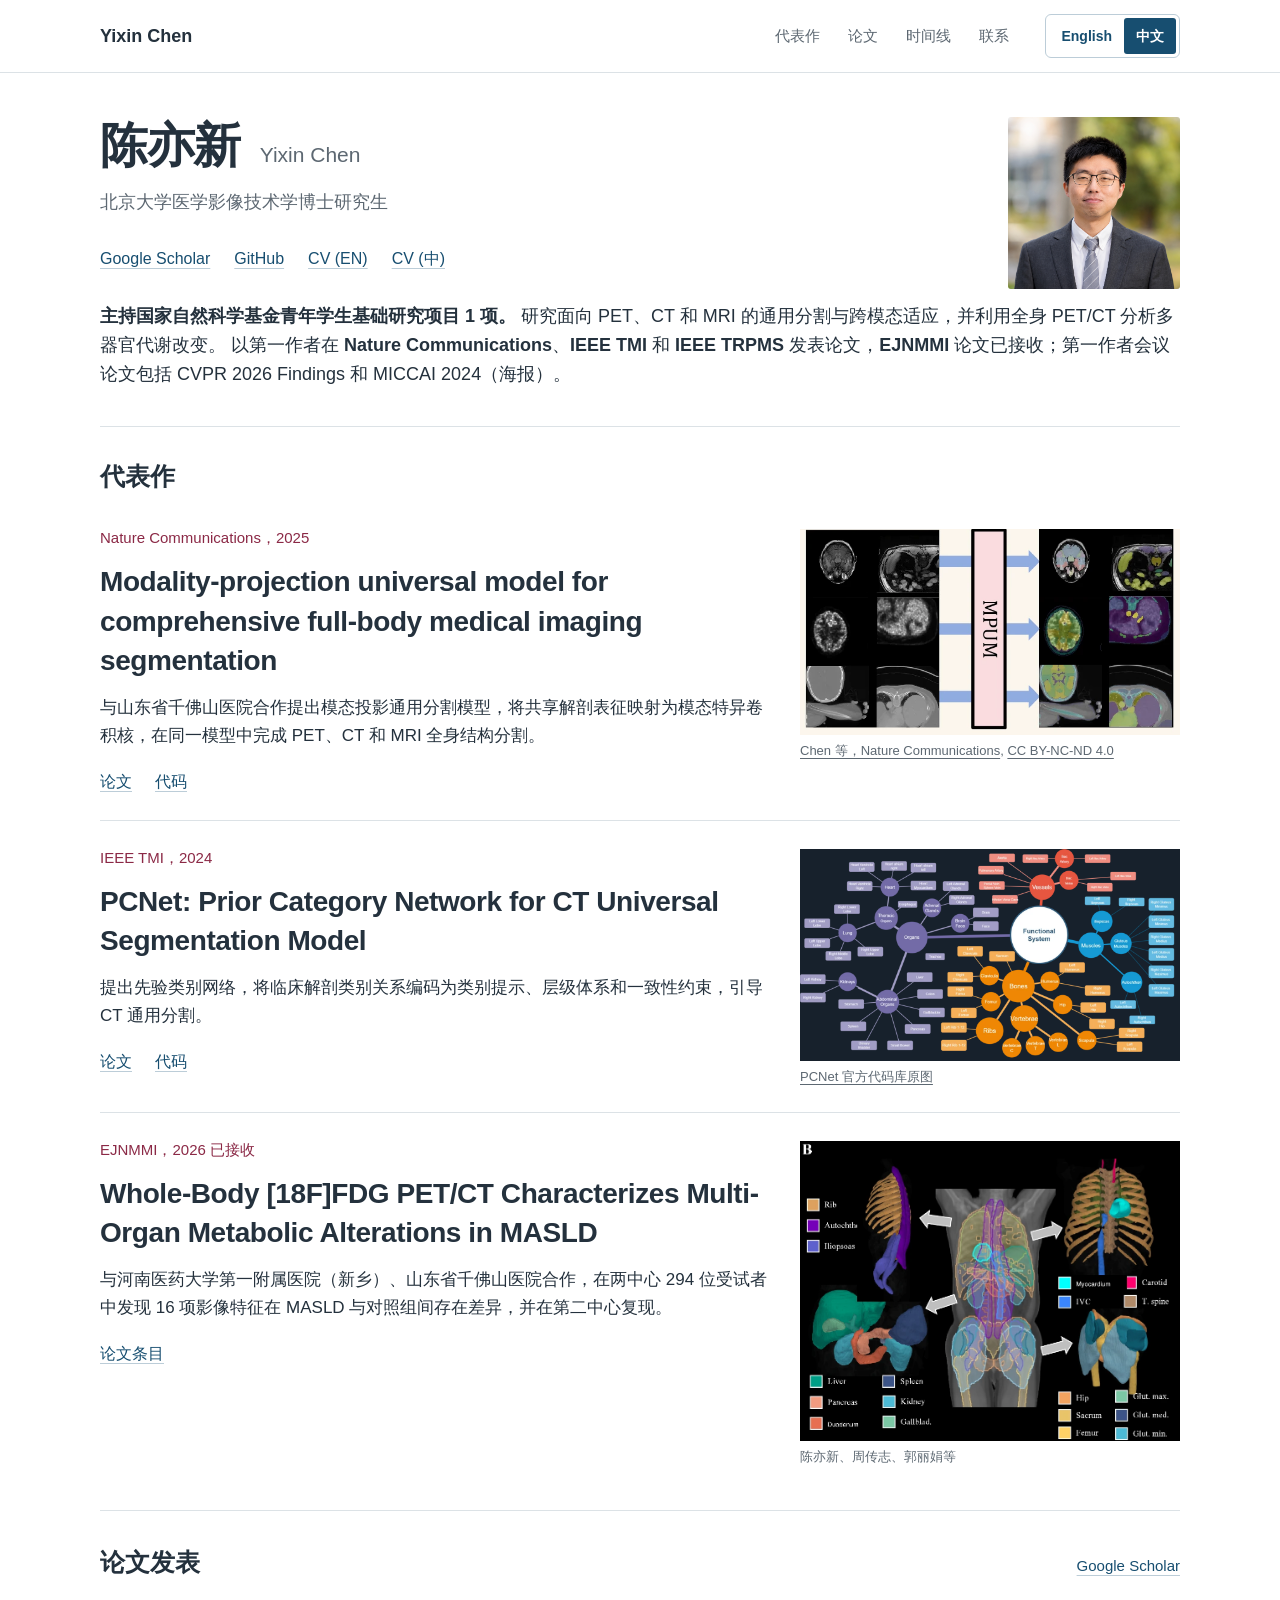
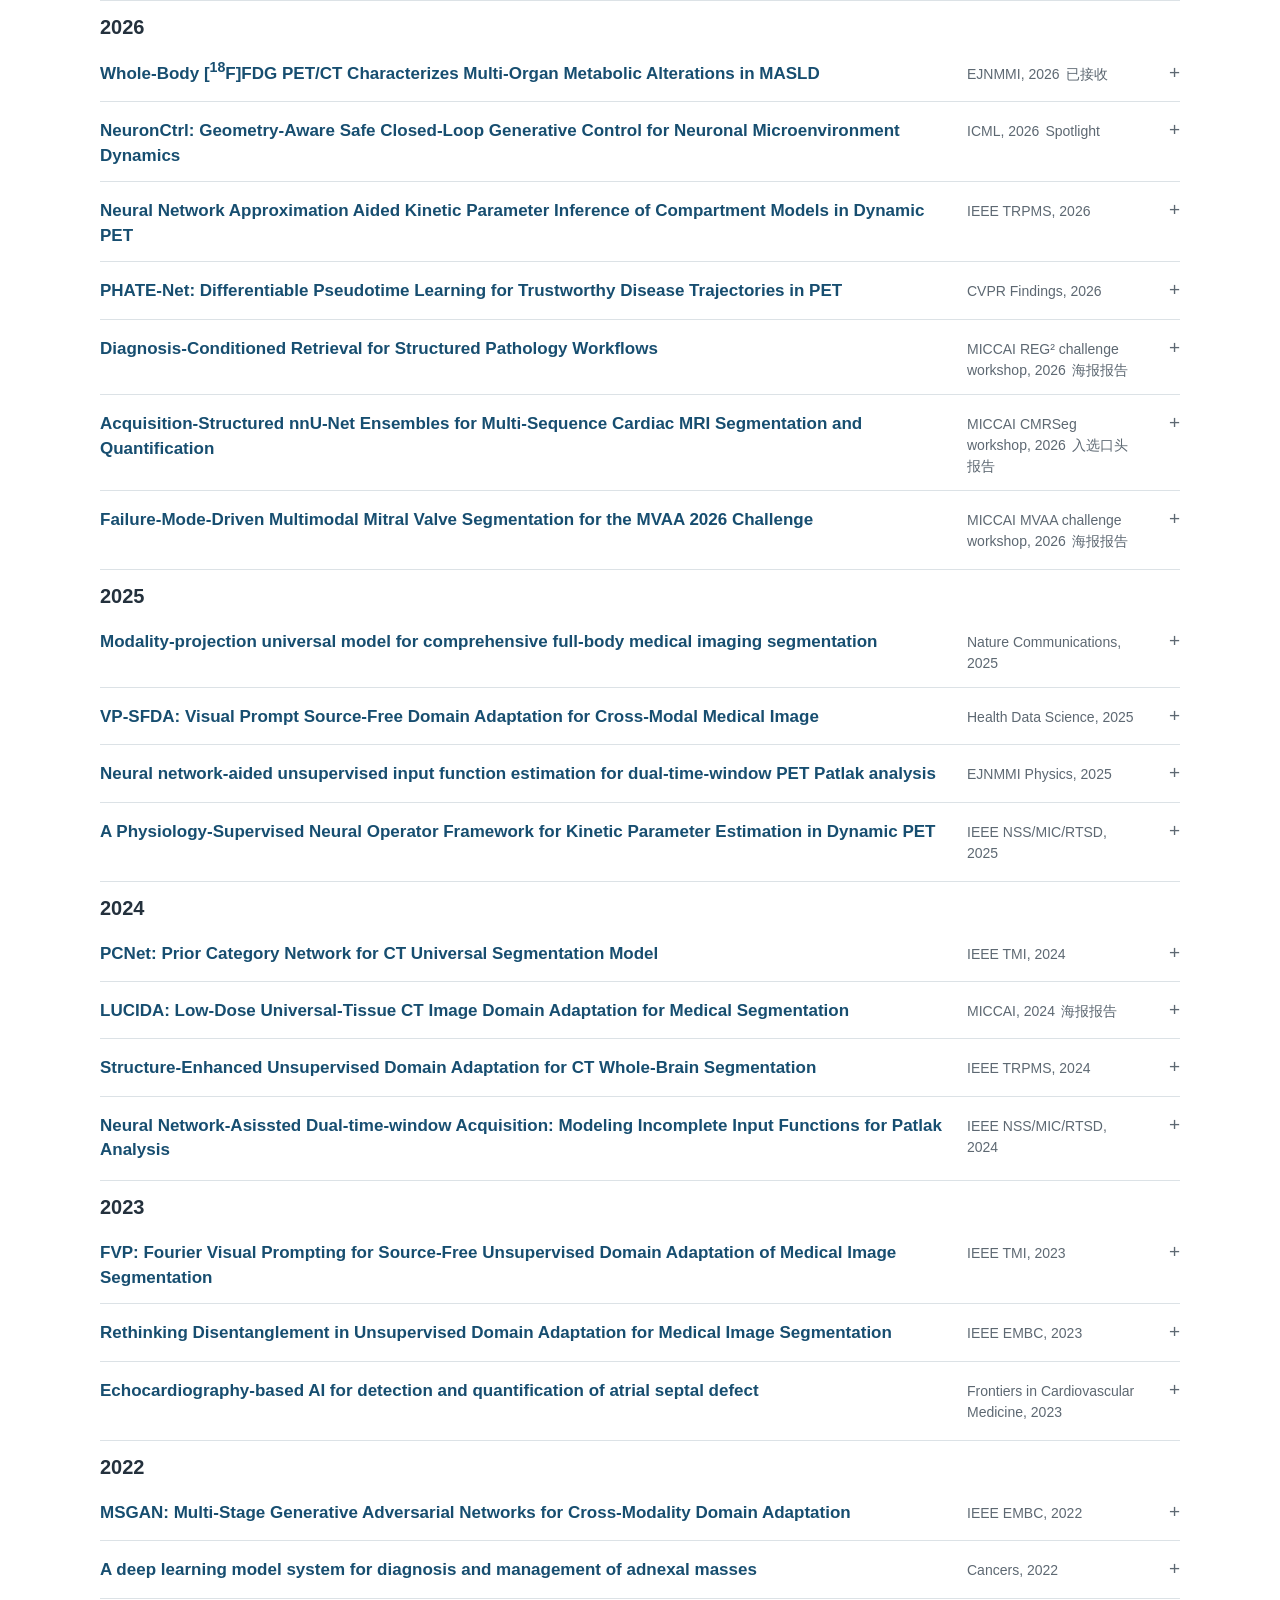
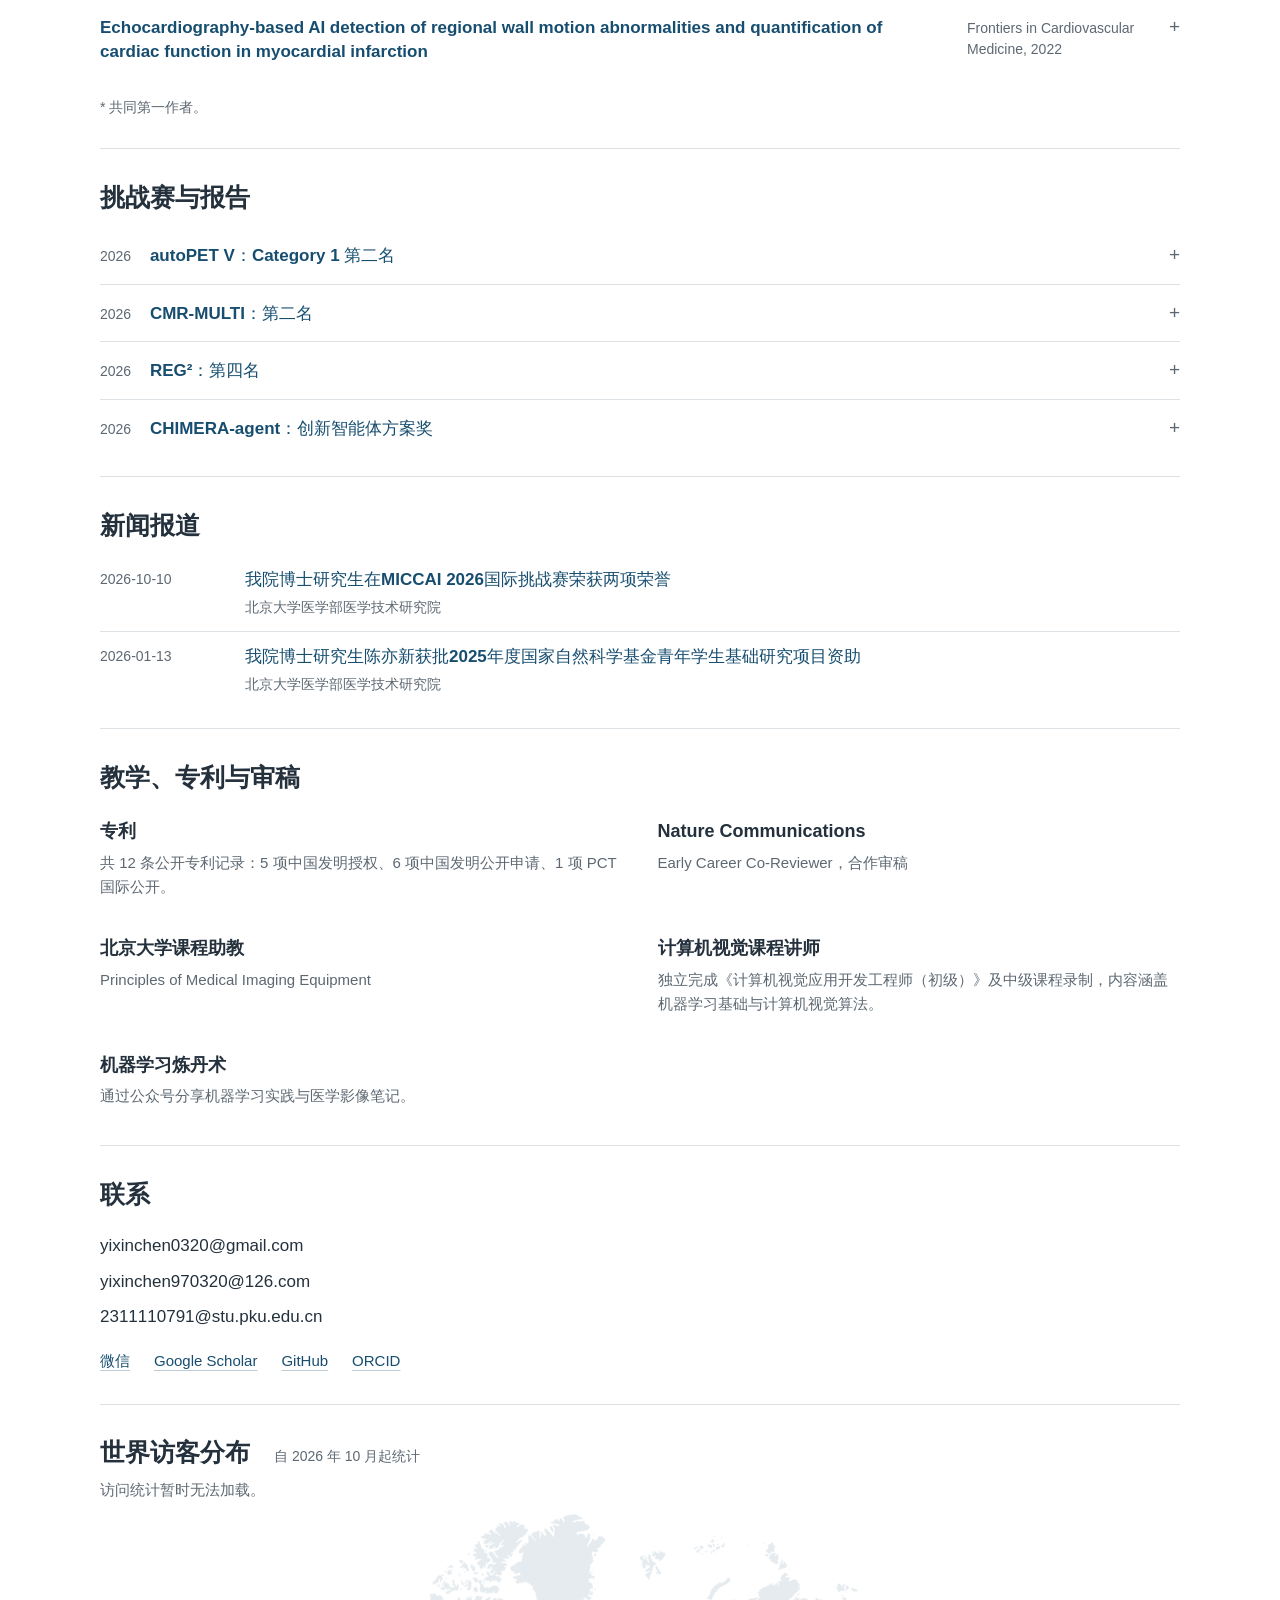
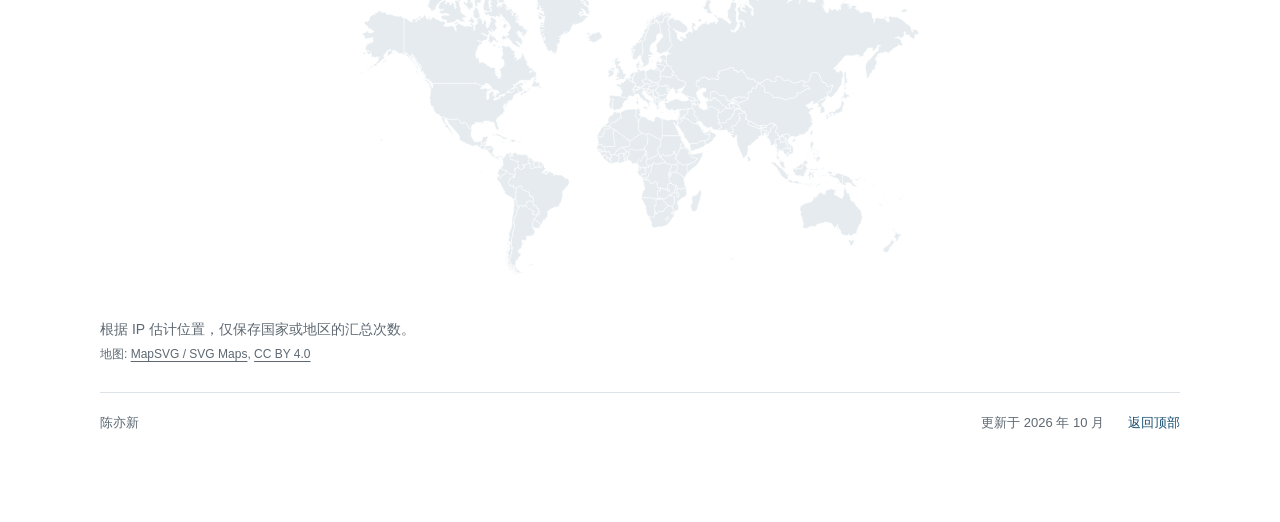
<file: index.zh.html>
<!doctype html>
<html lang="zh-CN">
<head>
  <meta charset="utf-8"><meta name="viewport" content="width=device-width, initial-scale=1"><meta name="format-detection" content="email=no">
  <title>陈亦新 | 北京大学</title><meta name="description" content="陈亦新，北京大学医学影像技术学博士研究生。研究医学影像分割、跨模态学习，以及肿瘤、脂肪肝和多器官代谢的临床影像分析。"><meta name="author" content="Yixin Chen">
  <meta property="og:type" content="website"><meta property="og:title" content="陈亦新 | 北京大学"><meta property="og:description" content="陈亦新，北京大学医学影像技术学博士研究生。研究医学影像分割、跨模态学习，以及肿瘤、脂肪肝和多器官代谢的临床影像分析。"><meta property="og:url" content="https://yixinchen-ai.github.io/index.zh.html"><meta property="og:image" content="https://yixinchen-ai.github.io/assets/img/avatar.png"><meta name="twitter:card" content="summary">
  <meta name="theme-color" content="#ffffff"><link rel="canonical" href="https://yixinchen-ai.github.io/index.zh.html">
  <link rel="alternate" hreflang="en" href="https://yixinchen-ai.github.io/"><link rel="alternate" hreflang="zh-CN" href="https://yixinchen-ai.github.io/index.zh.html"><link rel="alternate" hreflang="x-default" href="https://yixinchen-ai.github.io/">
  <link rel="icon" href="assets/favicon.svg" type="image/svg+xml"><link rel="stylesheet" href="assets/css/style.css?v=f478b70d42f0"><script src="assets/js/main.js?v=ec6ae15bf04a" defer></script><script src="assets/js/visitors.js?v=9e749ea6da85" defer></script>
</head>
<body id="top">
<a class="skip-link" href="#main">跳转到正文</a>
<header class="site-header"><div class="header-inner"><a class="site-name" href="#top">Yixin Chen</a><nav aria-label="主导航"><a href="#research">代表作</a><a href="#publications">论文</a><button type="button" popovertarget="journey" aria-controls="journey" aria-expanded="false">时间线</button><a href="#contact">联系</a></nav><div class="language" role="group" aria-label="Language / 语言"><a href="index.html" lang="en" hreflang="en" >English</a><a href="index.zh.html" lang="zh-CN" hreflang="zh-CN" aria-current="page">中文</a></div></div></header>
<main id="main" class="page">
<section class="hero" aria-labelledby="name"><div class="identity"><div class="name-line"><h1 id="name">陈亦新</h1><span class="other-name">Yixin Chen</span></div><p class="affiliation">北京大学医学影像技术学博士研究生</p></div><figure class="portrait"><a href="assets/img/avatar.png" data-photo data-caption="陈亦新"><img src="assets/img/avatar.png" alt="陈亦新的个人照" width="1254" height="1254" fetchpriority="high"></a></figure><p class="intro" id="research-funding"><strong>主持国家自然科学基金青年学生基础研究项目 1 项。</strong> 研究面向 PET、CT 和 MRI 的通用分割与跨模态适应，并利用全身 PET/CT 分析多器官代谢改变。 以第一作者在 <strong>Nature Communications</strong>、<strong>IEEE TMI</strong> 和 <strong>IEEE TRPMS</strong> 发表论文，<strong>EJNMMI</strong> 论文已接收；第一作者会议论文包括 CVPR 2026 Findings 和 MICCAI 2024（海报）。</p><div class="hero-contact"><div class="hero-links"><a class="text-link" href="https://scholar.google.com/citations?hl=en&amp;user=ymfVoFwAAAAJ">Google Scholar</a><a class="text-link" href="https://github.com/YixinChen-AI">GitHub</a><a class="text-link" href="output/pdf/Yixin-Chen-CV.pdf" download>CV (EN)</a><a class="text-link" href="output/pdf/Yixin-Chen-CV-ZH.pdf" download>CV (中)</a></div></div></section>
<section id="research" class="selected-research" aria-labelledby="research-title"><div class="section-heading"><h2 id="research-title">代表作</h2></div><article class="selected-work" id="research-mpum" aria-labelledby="research-title-mpum">
    <div class="research-copy"><p class="research-venue">Nature Communications，2025</p><h3 id="research-title-mpum">Modality-projection universal model for comprehensive full-body medical imaging segmentation</h3>
      <p class="research-summary">与山东省千佛山医院合作提出模态投影通用分割模型，将共享解剖表征映射为模态特异卷积核，在同一模型中完成 PET、CT 和 MRI 全身结构分割。</p>
      <div class="research-links"><a class="text-link" href="https://www.nature.com/articles/s41467-025-64469-w">论文</a><a class="text-link" href="https://github.com/YixinChen-AI/MPUM">代码</a></div>
    </div>
    <figure class="research-figure research-figure-mpum"><a class="figure-link" href="assets/img/research/mpum-overview.png" data-photo data-display="light" data-caption="MPUM 框架与临床研究，论文图 1。" data-alt="MPUM 原图，展示模态投影、解剖分割与临床研究" aria-label="查看完整原图: MPUM"><svg viewBox="155 1007 630 341" width="630" height="341" role="img" aria-label="MPUM 论文图 1 局部，展示 MR、PET 与 CT 影像及对应的分割结果"><image href="assets/img/publications/mpum.webp?v=9f0bc7d8d8e0" width="2000" height="1811" /></svg></a>
      <figcaption><a href="https://www.nature.com/articles/s41467-025-64469-w">Chen 等，Nature Communications</a>, <a href="https://creativecommons.org/licenses/by-nc-nd/4.0/">CC BY-NC-ND 4.0</a></figcaption>
    </figure>
  </article><article class="selected-work" id="research-pcnet" aria-labelledby="research-title-pcnet">
    <div class="research-copy"><p class="research-venue">IEEE TMI，2024</p><h3 id="research-title-pcnet">PCNet: Prior Category Network for CT Universal Segmentation Model</h3>
      <p class="research-summary">提出先验类别网络，将临床解剖类别关系编码为类别提示、层级体系和一致性约束，引导 CT 通用分割。</p>
      <div class="research-links"><a class="text-link" href="https://doi.org/10.1109/TMI.2024.3395349">论文</a><a class="text-link" href="https://github.com/YixinChen-AI/PCNet">代码</a></div>
    </div>
    <figure class="research-figure research-figure-pcnet"><a class="figure-link dark-figure" href="assets/img/research/pcnet-hierarchy.png" data-photo data-display="dark" data-caption="PCNet 使用的解剖类别层级。" data-alt="PCNet 解剖层级图，展示功能系统与器官、血管、肌肉、骨骼的关系" aria-label="查看完整原图: PCNet"><img src="assets/img/publications/pcnet.webp?v=d0eb432837d6" alt="完整的 PCNet 解剖层级图，展示器官、血管、肌肉和骨骼的类别关系" width="1788" height="998" loading="lazy"></a>
      <figcaption><a href="https://github.com/YixinChen-AI/PCNet">PCNet 官方代码库原图</a></figcaption>
    </figure>
  </article><article class="selected-work" id="research-masld" aria-labelledby="research-title-masld">
    <div class="research-copy"><p class="research-venue">EJNMMI，2026 已接收</p><h3 id="research-title-masld">Whole-Body [18F]FDG PET/CT Characterizes Multi-Organ Metabolic Alterations in MASLD</h3>
      <p class="research-summary">与河南医药大学第一附属医院（新乡）、山东省千佛山医院合作，在两中心 294 位受试者中发现 16 项影像特征在 MASLD 与对照组间存在差异，并在第二中心复现。</p>
      <div class="research-links"><a class="text-link" href="#publication-masld">论文条目</a></div>
    </div>
    <figure class="research-figure research-figure-masld"><a class="figure-link" href="assets/img/research/masld-petct.png" data-photo data-display="light" data-caption="PET/CT 与多器官分割，接收稿图 2。" data-alt="MASLD 研究原图，展示 PET/CT、多器官分割与器官定量测量" aria-label="查看完整原图: 代谢功能障碍相关脂肪性肝病（MASLD）全身 PET/CT 研究"><svg viewBox="835 14 907 717" width="907" height="717" role="img" aria-label="MASLD 接收稿图 2 局部，展示全身分割结果和器官类别"><image href="assets/img/publications/masld.webp?v=a4537ef1f4ee" width="1753" height="1253" /></svg></a>
      <figcaption>陈亦新、周传志、郭丽娟等</figcaption>
    </figure>
  </article></section>
<section id="publications" class="publications" aria-labelledby="pub-title"><div class="section-heading"><h2 id="pub-title">论文发表</h2><a class="text-link" href="https://scholar.google.com/citations?hl=en&amp;user=ymfVoFwAAAAJ">Google Scholar</a></div><div class="publication-directory"><section class="publication-year" aria-labelledby="paper-year-2026"><h3 id="paper-year-2026">2026</h3><details class="publication-entry" id="publication-masld"><summary><span class="publication-title">Whole-Body [<sup>18</sup>F]FDG PET/CT Characterizes Multi-Organ Metabolic Alterations in MASLD</span><span class="publication-venue"><span class="v-name">EJNMMI</span>, 2026<span class="publication-status">已接收</span></span></summary><div class="publication-detail"><figure class="publication-image"><a class="figure-link" href="assets/img/research/masld-petct.png" data-photo data-display="light" data-caption="PET/CT 与多器官分割，接收稿图 2。" data-alt="MASLD 研究原图，展示 PET/CT、多器官分割与器官定量测量" aria-label="查看完整原图: 代谢功能障碍相关脂肪性肝病（MASLD）全身 PET/CT 研究"><svg viewBox="835 14 907 717" width="907" height="717" role="img" aria-label="MASLD 接收稿图 2 局部，展示全身分割结果和器官类别"><image href="assets/img/publications/masld.webp?v=a4537ef1f4ee" width="1753" height="1253" /></svg></a><figcaption>作者手稿</figcaption></figure><div class="publication-copy"><p>利用全身 FDG PET/CT 分析 MASLD 患者多个器官的代谢变化。</p><p class="publication-authors"><span class="me">Yixin Chen</span>, Chuanzhi Zhou, Lijuan Guo, Huiling Duan, Fengjuan Li, Lihong Yang, Yanhua Duan, Hui Li, Ruoyan Xu, Zhaoping Cheng, Zhaoheng Xie</p></div></div></details><details class="publication-entry" id="publication-neuronctrl"><summary><span class="publication-title">NeuronCtrl: Geometry-Aware Safe Closed-Loop Generative Control for Neuronal Microenvironment Dynamics</span><span class="publication-venue"><span class="v-name">ICML</span>, 2026<span class="publication-status">Spotlight</span></span></summary><div class="publication-detail"><figure class="publication-image"><a class="figure-link" href="assets/img/publications/neuronctrl.webp?v=3bb58d22a1f0" data-photo data-caption="NeuronCtrl: Geometry-Aware Safe Closed-Loop Generative Control for Neuronal Microenvironment Dynamics" data-alt="NeuronCtrl: Geometry-Aware Safe Closed-Loop Generative Control for Neuronal Microenvironment Dynamics 的论文配图" aria-label="查看完整原图: NeuronCtrl: Geometry-Aware Safe Closed-Loop Generative Control for Neuronal Microenvironment Dynamics"><img src="assets/img/publications/neuronctrl.webp?v=3bb58d22a1f0" alt="NeuronCtrl: Geometry-Aware Safe Closed-Loop Generative Control for Neuronal Microenvironment Dynamics 的论文配图" loading="lazy"></a><figcaption><a href="https://proceedings.mlr.press/v306/xu26d.html">图片来源</a></figcaption></figure><div class="publication-copy"><p>NeuronCtrl 将生成模型与闭环控制结合，用于调节神经元微环境的动态变化。</p><p class="publication-authors">Haowei Xu, <span class="me">Yixin Chen</span>, Wanyi Fu, Hongbin Han, Zhaoheng Xie</p><div class="publication-links"><a href="https://icml.cc/virtual/2026/poster/63182">会议</a><a href="https://openreview.net/forum?id=ZK3h2ENA67">OpenReview</a></div></div></div></details><details class="publication-entry" id="paper-kinetic-inference"><summary><span class="publication-title">Neural Network Approximation Aided Kinetic Parameter Inference of Compartment Models in Dynamic PET</span><span class="publication-venue"><span class="v-name">IEEE TRPMS</span>, 2026</span></summary><div class="publication-detail publication-detail-text"><div class="publication-copy"><p>用神经网络近似房室模型方程，从动态 PET 数据推断动力学参数。</p><p class="publication-authors">Wenrui Shao, <span class="me">Yixin Chen</span>, Ourui Fu, Tian Li, Zhi Yang, Nan Li, Hongbin Han, Xiangxi Meng, Zhaoheng Xie</p><div class="publication-links"><a href="https://doi.org/10.1109/TRPMS.2026.3660465">论文</a></div></div></div></details><details class="publication-entry" id="publication-phate"><summary><span class="publication-title">PHATE-Net: Differentiable Pseudotime Learning for Trustworthy Disease Trajectories in PET</span><span class="publication-venue"><span class="v-name">CVPR Findings</span>, 2026</span></summary><div class="publication-detail"><figure class="publication-image"><a class="figure-link" href="assets/img/publications/phate.webp?v=6c6bb803287e" data-photo data-caption="PHATE-Net: Differentiable Pseudotime Learning for Trustworthy Disease Trajectories in PET" data-alt="PHATE-Net: Differentiable Pseudotime Learning for Trustworthy Disease Trajectories in PET 的论文配图" aria-label="查看完整原图: PHATE-Net: Differentiable Pseudotime Learning for Trustworthy Disease Trajectories in PET"><img src="assets/img/publications/phate.webp?v=6c6bb803287e" alt="PHATE-Net: Differentiable Pseudotime Learning for Trustworthy Disease Trajectories in PET 的论文配图" loading="lazy"></a><figcaption><a href="https://openaccess.thecvf.com/content/CVPR2026F/papers/Chen_PHATE-Net_Differentiable_Pseudotime_Learning_for_Trustworthy_Disease_Trajectories_in_PET_CVPRF_2026_paper.pdf">图片来源</a></figcaption></figure><div class="publication-copy"><p>PHATE-Net 通过可微的伪时间估计，从 PET 图像学习疾病进展轨迹。</p><p class="publication-authors"><span class="me">Yixin Chen</span>, Yan Wang, Wenrui Shao, Zhaoheng Xie</p><div class="publication-links"><a href="https://openaccess.thecvf.com/content/CVPR2026F/papers/Chen_PHATE-Net_Differentiable_Pseudotime_Learning_for_Trustworthy_Disease_Trajectories_in_PET_CVPRF_2026_paper.pdf">论文</a></div></div></div></details><details class="publication-entry" id="paper-reg2"><summary><span class="publication-title">Diagnosis-Conditioned Retrieval for Structured Pathology Workflows</span><span class="publication-venue"><span class="v-name">MICCAI REG² challenge workshop</span>, 2026<span class="publication-status">海报报告</span></span></summary><div class="publication-detail publication-detail-text"><div class="publication-copy"><p>根据全切片图像预测的器官与诊断标签，检索对应的结构化病理诊断流程。</p><p class="publication-authors"><span class="me">Yixin Chen</span></p><div class="publication-links"><a href="https://papers.miccai.org/miccai-2026-sat/REG2026_008.html">论文</a></div></div></div></details><details class="publication-entry" id="paper-cmr-multi"><summary><span class="publication-title">Acquisition-Structured nnU-Net Ensembles for Multi-Sequence Cardiac MRI Segmentation and Quantification</span><span class="publication-venue"><span class="v-name">MICCAI CMRSeg workshop</span>, 2026<span class="publication-status">入选口头报告</span></span></summary><div class="publication-detail publication-detail-text"><div class="publication-copy"><p>采用针对不同序列的 nnU-Net 集成分割心脏 MRI，并计算射血分数与瘢痕质量。</p><p class="publication-authors"><span class="me">Yixin Chen</span>, Yizhen Peng</p><div class="publication-links"><a href="https://papers.miccai.org/miccai-2026-sat/CMRSeg_018.html">论文</a></div></div></div></details><details class="publication-entry" id="paper-mvaa"><summary><span class="publication-title">Failure-Mode-Driven Multimodal Mitral Valve Segmentation for the MVAA 2026 Challenge</span><span class="publication-venue"><span class="v-name">MICCAI MVAA challenge workshop</span>, 2026<span class="publication-status">海报报告</span></span></summary><div class="publication-detail publication-detail-text"><div class="publication-copy"><p>针对不同模态构建集成模型，分割心脏 CT、三维超声和手术视频中的二尖瓣。</p><p class="publication-authors"><span class="me">Yixin Chen</span></p><div class="publication-links"><a href="https://papers.miccai.org/miccai-2026-sat/MVAA_023.html">论文</a></div></div></div></details></section><section class="publication-year" aria-labelledby="paper-year-2025"><h3 id="paper-year-2025">2025</h3><details class="publication-entry" id="paper-mpum"><summary><span class="publication-title">Modality-projection universal model for comprehensive full-body medical imaging segmentation</span><span class="publication-venue"><span class="v-name">Nature Communications</span>, 2025</span></summary><div class="publication-detail"><figure class="publication-image"><a class="figure-link" href="assets/img/research/mpum-overview.png" data-photo data-display="light" data-caption="MPUM 框架与临床研究，论文图 1。" data-alt="MPUM 原图，展示模态投影、解剖分割与临床研究" aria-label="查看完整原图: MPUM"><svg viewBox="155 1007 630 341" width="630" height="341" role="img" aria-label="MPUM 论文图 1 局部，展示 MR、PET 与 CT 影像及对应的分割结果"><image href="assets/img/publications/mpum.webp?v=9f0bc7d8d8e0" width="2000" height="1811" /></svg></a><figcaption><a href="https://www.nature.com/articles/s41467-025-64469-w">图片来源</a>, <a href="https://creativecommons.org/licenses/by-nc-nd/4.0/">CC BY-NC-ND 4.0</a></figcaption></figure><div class="publication-copy"><p>通过模态投影模型，对多种全身医学影像中的解剖结构进行分割。</p><p class="publication-authors"><span class="me">Yixin Chen</span><span class="author-role">*</span>, Lin Gao<span class="author-role">*</span>, Yajuan Gao, Rui Wang, Jingge Lian, Xiangxi Meng, Yanhua Duan, Leiying Chai, Hongbin Han, Zhaoping Cheng, Zhaoheng Xie</p><div class="publication-links"><a href="https://www.nature.com/articles/s41467-025-64469-w">论文</a><a href="https://arxiv.org/abs/2412.19026">arXiv</a><a href="https://github.com/YixinChen-AI/MPUM">代码</a></div></div></div></details><details class="publication-entry" id="paper-vp-sfda"><summary><span class="publication-title">VP-SFDA: Visual Prompt Source-Free Domain Adaptation for Cross-Modal Medical Image</span><span class="publication-venue"><span class="v-name">Health Data Science</span>, 2025</span></summary><div class="publication-detail"><figure class="publication-image"><a class="figure-link" href="assets/img/publications/vpsfda.webp?v=e89f4c9703f4" data-photo data-caption="VP-SFDA: Visual Prompt Source-Free Domain Adaptation for Cross-Modal Medical Image" data-alt="VP-SFDA: Visual Prompt Source-Free Domain Adaptation for Cross-Modal Medical Image 的论文配图" aria-label="查看完整原图: VP-SFDA: Visual Prompt Source-Free Domain Adaptation for Cross-Modal Medical Image"><img src="assets/img/publications/vpsfda.webp?v=e89f4c9703f4" alt="VP-SFDA: Visual Prompt Source-Free Domain Adaptation for Cross-Modal Medical Image 的论文配图" loading="lazy"></a><figcaption><a href="https://doi.org/10.34133/hds.0143">图片来源</a></figcaption></figure><div class="publication-copy"><p>利用视觉提示，在不访问源域数据的情况下将分割模型适配到新影像模态。</p><p class="publication-authors"><span class="me">Yixin Chen</span>, Yan Wang, Zhaoheng Xie</p><div class="publication-links"><a href="https://doi.org/10.34133/hds.0143">论文</a></div></div></div></details><details class="publication-entry" id="paper-pet-patlak"><summary><span class="publication-title">Neural network-aided unsupervised input function estimation for dual-time-window PET Patlak analysis</span><span class="publication-venue"><span class="v-name">EJNMMI Physics</span>, 2025</span></summary><div class="publication-detail"><figure class="publication-image"><a class="figure-link" href="assets/img/publications/pet-patlak.webp?v=435ca2f6f3b1" data-photo data-caption="Neural network-aided unsupervised input function estimation for dual-time-window PET Patlak analysis" data-alt="Neural network-aided unsupervised input function estimation for dual-time-window PET Patlak analysis 的论文配图" aria-label="查看完整原图: Neural network-aided unsupervised input function estimation for dual-time-window PET Patlak analysis"><img src="assets/img/publications/pet-patlak.webp?v=435ca2f6f3b1" alt="Neural network-aided unsupervised input function estimation for dual-time-window PET Patlak analysis 的论文配图" loading="lazy"></a><figcaption><a href="https://doi.org/10.1186/s40658-025-00804-w">图片来源</a></figcaption></figure><div class="publication-copy"><p>利用神经网络估计双时间窗 PET 中缺失的输入函数，以完成 Patlak 分析。</p><p class="publication-authors">Wenrui Shao, Yarong Zhang, Fen Du, Fangxiao Cheng, <span class="me">Yixin Chen</span>, Xiangxi Meng, Ying Liang, Zhaoheng Xie</p><div class="publication-links"><a href="https://doi.org/10.1186/s40658-025-00804-w">论文</a></div></div></div></details><details class="publication-entry" id="paper-neural-operator"><summary><span class="publication-title">A Physiology-Supervised Neural Operator Framework for Kinetic Parameter Estimation in Dynamic PET</span><span class="publication-venue"><span class="v-name">IEEE NSS/MIC/RTSD</span>, 2025</span></summary><div class="publication-detail publication-detail-text"><div class="publication-copy"><p>利用生理监督的神经算子，从动态 PET 数据估计动力学参数。</p><p class="publication-authors">W. Shao, <span class="me">Yixin Chen</span>, Z. Wang, R. Xu, X. Meng, Z. Xie</p><div class="publication-links"><a href="https://doi.org/10.1109/NSS/MIC/RTSD57106.2025.11287925">论文</a></div></div></div></details></section><section class="publication-year" aria-labelledby="paper-year-2024"><h3 id="paper-year-2024">2024</h3><details class="publication-entry" id="paper-pcnet"><summary><span class="publication-title">PCNet: Prior Category Network for CT Universal Segmentation Model</span><span class="publication-venue"><span class="v-name">IEEE TMI</span>, 2024</span></summary><div class="publication-detail"><figure class="publication-image"><a class="figure-link dark-figure" href="assets/img/research/pcnet-hierarchy.png" data-photo data-display="dark" data-caption="PCNet 使用的解剖类别层级。" data-alt="PCNet 解剖层级图，展示功能系统与器官、血管、肌肉、骨骼的关系" aria-label="查看完整原图: PCNet"><img src="assets/img/publications/pcnet.webp?v=d0eb432837d6" alt="完整的 PCNet 解剖层级图，展示器官、血管、肌肉和骨骼的类别关系" width="1788" height="998" loading="lazy"></a><figcaption><a href="https://github.com/YixinChen-AI/PCNet">图片来源</a></figcaption></figure><div class="publication-copy"><p>PCNet 利用解剖类别先验，引导 CT 图像中的通用结构分割。</p><p class="publication-authors"><span class="me">Yixin Chen</span>, Yajuan Gao, Lei Zhu, Wenrui Shao, Yanye Lu, Hongbin Han, Zhaoheng Xie</p><div class="publication-links"><a href="https://doi.org/10.1109/TMI.2024.3395349">论文</a><a href="https://github.com/YixinChen-AI/PCNet">代码</a></div></div></div></details><details class="publication-entry" id="paper-lucida"><summary><span class="publication-title">LUCIDA: Low-Dose Universal-Tissue CT Image Domain Adaptation for Medical Segmentation</span><span class="publication-venue"><span class="v-name">MICCAI</span>, 2024<span class="publication-status">海报报告</span></span></summary><div class="publication-detail"><figure class="publication-image"><a class="figure-link" href="assets/img/publications/lucida.webp?v=3aee3f8dfa92" data-photo data-caption="LUCIDA: Low-Dose Universal-Tissue CT Image Domain Adaptation for Medical Segmentation" data-alt="LUCIDA: Low-Dose Universal-Tissue CT Image Domain Adaptation for Medical Segmentation 的论文配图" aria-label="查看完整原图: LUCIDA: Low-Dose Universal-Tissue CT Image Domain Adaptation for Medical Segmentation"><img src="assets/img/publications/lucida.webp?v=3aee3f8dfa92" alt="LUCIDA: Low-Dose Universal-Tissue CT Image Domain Adaptation for Medical Segmentation 的论文配图" loading="lazy"></a><figcaption><a href="https://papers.miccai.org/miccai-2024/483-Paper0562.html">图片来源</a></figcaption></figure><div class="publication-copy"><p>LUCIDA 无需低剂量 CT 标注，利用分割重建约束与频域适应完成多组织分割；集成模型可识别 112 类组织。</p><p class="publication-authors"><span class="me">Yixin Chen</span>, Xiangxi Meng, Yan Wang, Shuang Zeng, Xi Liu, Zhaoheng Xie</p><div class="publication-links"><a href="https://doi.org/10.1007/978-3-031-72111-3_37">论文</a><a href="https://github.com/YixinChen-AI/LUCIDA">代码</a></div></div></div></details><details class="publication-entry" id="paper-braseda"><summary><span class="publication-title">Structure-Enhanced Unsupervised Domain Adaptation for CT Whole-Brain Segmentation</span><span class="publication-venue"><span class="v-name">IEEE TRPMS</span>, 2024</span></summary><div class="publication-detail publication-detail-text"><div class="publication-copy"><p>将结构信息融入无监督域适应，用于全脑 CT 分割。</p><p class="publication-authors"><span class="me">Yixin Chen</span><span class="author-role">*</span>, Yajun Gao<span class="author-role">*</span>, Lei Zhu, Jianan Li, Yan Wang, Jiakui Hu, Hongbin Han, Yanye Lu, Zhaoheng Xie</p><div class="publication-links"><a href="https://doi.org/10.1109/TRPMS.2024.3391285">论文</a><a href="https://github.com/YixinChen-AI/BraSEDA">代码</a></div></div></div></details><details class="publication-entry" id="paper-dual-window"><summary><span class="publication-title">Neural Network-Asissted Dual-time-window Acquisition: Modeling Incomplete Input Functions for Patlak Analysis</span><span class="publication-venue"><span class="v-name">IEEE NSS/MIC/RTSD</span>, 2024</span></summary><div class="publication-detail publication-detail-text"><div class="publication-copy"><p>针对双时间窗 PET 中不完整的输入函数，用神经模型支持 Patlak 分析。</p><p class="publication-authors">W. Shao, Y. Zhang, <span class="me">Yixin Chen</span>, X. Meng, Y. Liang, Z. Xie</p><div class="publication-links"><a href="https://doi.org/10.1109/NSS/MIC/RTSD57108.2024.10656964">论文</a></div></div></div></details></section><section class="publication-year" aria-labelledby="paper-year-2023"><h3 id="paper-year-2023">2023</h3><details class="publication-entry" id="paper-fvp"><summary><span class="publication-title">FVP: Fourier Visual Prompting for Source-Free Unsupervised Domain Adaptation of Medical Image Segmentation</span><span class="publication-venue"><span class="v-name">IEEE TMI</span>, 2023</span></summary><div class="publication-detail"><figure class="publication-image"><a class="figure-link" href="assets/img/publications/fvp.webp?v=b02a9b541fbc" data-photo data-caption="FVP: Fourier Visual Prompting for Source-Free Unsupervised Domain Adaptation of Medical Image Segmentation" data-alt="FVP: Fourier Visual Prompting for Source-Free Unsupervised Domain Adaptation of Medical Image Segmentation 的论文配图" aria-label="查看完整原图: FVP: Fourier Visual Prompting for Source-Free Unsupervised Domain Adaptation of Medical Image Segmentation"><img src="assets/img/publications/fvp.webp?v=b02a9b541fbc" alt="FVP: Fourier Visual Prompting for Source-Free Unsupervised Domain Adaptation of Medical Image Segmentation 的论文配图" loading="lazy"></a><figcaption><a href="https://arxiv.org/abs/2304.13672">图片来源</a></figcaption></figure><div class="publication-copy"><p>利用傅里叶域的视觉提示，在无源域数据的条件下适配医学图像分割模型。</p><p class="publication-authors">Yan Wang, Jian Cheng, <span class="me">Yixin Chen</span>, Shuai Shao, Lanyun Zhu, Zhenzhou Wu, Tao Liu, Haogang Zhu</p><div class="publication-links"><a href="https://doi.org/10.1109/TMI.2023.3306105">论文</a></div></div></div></details><details class="publication-entry" id="paper-rethink-disentanglement"><summary><span class="publication-title">Rethinking Disentanglement in Unsupervised Domain Adaptation for Medical Image Segmentation</span><span class="publication-venue"><span class="v-name">IEEE EMBC</span>, 2023</span></summary><div class="publication-detail"><figure class="publication-image"><a class="figure-link" href="assets/img/publications/rethink.webp?v=33bde54bce57" data-photo data-caption="Rethinking Disentanglement in Unsupervised Domain Adaptation for Medical Image Segmentation" data-alt="Rethinking Disentanglement in Unsupervised Domain Adaptation for Medical Image Segmentation 的论文配图" aria-label="查看完整原图: Rethinking Disentanglement in Unsupervised Domain Adaptation for Medical Image Segmentation"><img src="assets/img/publications/rethink.webp?v=33bde54bce57" alt="Rethinking Disentanglement in Unsupervised Domain Adaptation for Medical Image Segmentation 的论文配图" loading="lazy"></a><figcaption><a href="https://microsites.arinex.com.au/EMBC/pdf/full-paper_789.pdf">图片来源</a></figcaption></figure><div class="publication-copy"><p>重新审视特征解耦在医学图像分割无监督域适应中的作用。</p><p class="publication-authors">Yan Wang<span class="author-role">*</span>, <span class="me">Yixin Chen</span><span class="author-role">*</span>, Yingying Zhang, Haogang Zhu</p><div class="publication-links"><a href="https://doi.org/10.1109/EMBC40787.2023.10341077">论文</a></div></div></div></details><details class="publication-entry" id="paper-atrial-septal"><summary><span class="publication-title">Echocardiography-based AI for detection and quantification of atrial septal defect</span><span class="publication-venue"><span class="v-name">Frontiers in Cardiovascular Medicine</span>, 2023</span></summary><div class="publication-detail"><figure class="publication-image"><a class="figure-link" href="assets/img/publications/atrial-septal.webp?v=56ea7ce187e4" data-photo data-caption="Echocardiography-based AI for detection and quantification of atrial septal defect" data-alt="Echocardiography-based AI for detection and quantification of atrial septal defect 的论文配图" aria-label="查看完整原图: Echocardiography-based AI for detection and quantification of atrial septal defect"><img src="assets/img/publications/atrial-septal.webp?v=56ea7ce187e4" alt="Echocardiography-based AI for detection and quantification of atrial septal defect 的论文配图" loading="lazy"></a><figcaption><a href="https://doi.org/10.3389/fcvm.2023.985657">图片来源</a></figcaption></figure><div class="publication-copy"><p>利用超声心动图和人工智能识别房间隔缺损，并量化缺损大小。</p><p class="publication-authors">Xixiang Lin<span class="author-role">*</span>, Feifei Yang<span class="author-role">*</span>, <span class="me">Yixin Chen</span><span class="author-role">*</span>, Xu Chen, Wenjun Wang, Wenxiu Li, Qiushuang Wang, Liwei Zhang, Xin Li, Yujiao Deng, Haitao Pu, Xiaotian Chen, Xiao Wang, Dong Luo, Peifang Zhang, Daniel Burkhoff, Kunlun He</p><div class="publication-links"><a href="https://doi.org/10.3389/fcvm.2023.985657">论文</a></div></div></div></details></section><section class="publication-year" aria-labelledby="paper-year-2022"><h3 id="paper-year-2022">2022</h3><details class="publication-entry" id="paper-msgan"><summary><span class="publication-title">MSGAN: Multi-Stage Generative Adversarial Networks for Cross-Modality Domain Adaptation</span><span class="publication-venue"><span class="v-name">IEEE EMBC</span>, 2022</span></summary><div class="publication-detail publication-detail-text"><div class="publication-copy"><p>利用多阶段生成对抗网络，处理医学影像跨模态域适应。</p><p class="publication-authors">Yan Wang<span class="author-role">*</span>, <span class="me">Yixin Chen</span><span class="author-role">*</span>, Wenjun Wang, Haogang Zhu</p><div class="publication-links"><a href="https://doi.org/10.1109/EMBC48229.2022.9871048">论文</a></div></div></div></details><details class="publication-entry" id="paper-adnexal"><summary><span class="publication-title">A deep learning model system for diagnosis and management of adnexal masses</span><span class="publication-venue"><span class="v-name">Cancers</span>, 2022</span></summary><div class="publication-detail"><figure class="publication-image"><a class="figure-link" href="assets/img/publications/adnexal.webp?v=27c6162a5ed8" data-photo data-caption="A deep learning model system for diagnosis and management of adnexal masses" data-alt="A deep learning model system for diagnosis and management of adnexal masses 的论文配图" aria-label="查看完整原图: A deep learning model system for diagnosis and management of adnexal masses"><img src="assets/img/publications/adnexal.webp?v=27c6162a5ed8" alt="A deep learning model system for diagnosis and management of adnexal masses 的论文配图" loading="lazy"></a><figcaption><a href="https://doi.org/10.3390/cancers14215291">图片来源</a></figcaption></figure><div class="publication-copy"><p>利用深度学习分析超声图像，辅助附件肿块的诊断和管理。</p><p class="publication-authors">Jianan Li<span class="author-role">*</span>, <span class="me">Yixin Chen</span><span class="author-role">*</span>, Minyu Zhang, Peifang Zhang, Kunlun He, Fengqin Yan, Jingbo Li, Hong Xu, Daniel Burkhoff, Yukun Luo, Longxia Wang, Qiuyang Li</p><div class="publication-links"><a href="https://doi.org/10.3390/cancers14215291">论文</a></div></div></div></details><details class="publication-entry" id="paper-myocardial-infarction"><summary><span class="publication-title">Echocardiography-based AI detection of regional wall motion abnormalities and quantification of cardiac function in myocardial infarction</span><span class="publication-venue"><span class="v-name">Frontiers in Cardiovascular Medicine</span>, 2022</span></summary><div class="publication-detail"><figure class="publication-image"><a class="figure-link" href="assets/img/publications/myocardial-infarction.webp?v=34feb2cd663a" data-photo data-caption="Echocardiography-based AI detection of regional wall motion abnormalities and quantification of cardiac function in myocardial infarction" data-alt="Echocardiography-based AI detection of regional wall motion abnormalities and quantification of cardiac function in myocardial infarction 的论文配图" aria-label="查看完整原图: Echocardiography-based AI detection of regional wall motion abnormalities and quantification of cardiac function in myocardial infarction"><img src="assets/img/publications/myocardial-infarction.webp?v=34feb2cd663a" alt="Echocardiography-based AI detection of regional wall motion abnormalities and quantification of cardiac function in myocardial infarction 的论文配图" loading="lazy"></a><figcaption><a href="https://doi.org/10.3389/fcvm.2022.903660">图片来源</a></figcaption></figure><div class="publication-copy"><p>利用超声心动图和人工智能识别心肌梗死后的局部室壁运动异常，并量化心功能。</p><p class="publication-authors">Xixiang Lin, Feifei Yang, <span class="me">Yixin Chen</span>, Xiaotian Chen, Wenjun Wang, Xu Chen, Qiushuang Wang, Liwei Zhang, Huayuan Guo, Bohan Liu, Liheng Yu, Haitao Pu, Peifang Zhang, Zhenzhou Wu, Xin Li, Daniel Burkhoff, Kunlun He</p><div class="publication-links"><a href="https://doi.org/10.3389/fcvm.2022.903660">论文</a></div></div></div></details></section><p class="publication-role-note">* 共同第一作者。</p></div></section>
<section id="challenges" class="challenges" aria-labelledby="challenges-title"><div class="section-heading"><h2 id="challenges-title">挑战赛与报告</h2></div><details class="publication-entry challenge-entry" id="challenge-autopet"><summary><span class="publication-title"><span class="challenge-year">2026</span> autoPET V：Category 1 第二名</span></summary><div class="challenge-detail"><p>CYX-AI 结合神经网络修正与局部阈值调整，完成交互式 PET/CT 病灶分割。 在 MICCAI 2026 autoPET 挑战赛 workshop 作口头报告。</p><div class="challenge-links"><a class="text-link" href="https://github.com/YixinChen-AI/autopet-v">方法与代码</a></div><div class="challenge-photo"><a href="assets/img/autopet-award-2026.jpeg" data-photo data-caption="autoPET V：Category 1 第二名" data-alt="CYX-AI 在 MICCAI 2026 获得 autoPET V Category 1 第二名的颁奖合影" aria-label="查看完整照片"><img src="assets/img/autopet-award-2026.jpeg?v=e76d1b8900ab" alt="CYX-AI 在 MICCAI 2026 获得 autoPET V Category 1 第二名的颁奖合影" width="3000" height="4000" loading="lazy"></a></div></div></details><details class="publication-entry challenge-entry" id="challenge-cmr-multi"><summary><span class="publication-title"><span class="challenge-year">2026</span> CMR-MULTI：第二名</span></summary><div class="challenge-detail"><p>多序列心脏 MRI 分割，方法论文入选 CMRSeg 挑战赛口头报告。</p><div class="challenge-links"><a class="text-link" href="https://papers.miccai.org/miccai-2026-sat/CMRSeg_018.html">方法论文</a></div><div class="challenge-placeholder">照片待补充</div></div></details><details class="publication-entry challenge-entry" id="challenge-reg2"><summary><span class="publication-title"><span class="challenge-year">2026</span> REG²：第四名</span></summary><div class="challenge-detail"><p>REG² 挑战赛从全切片病理图像生成结构化诊断流程。 方法论文入选 MICCAI 2026 挑战赛 workshop 海报。</p><div class="challenge-links"><a class="text-link" href="https://papers.miccai.org/miccai-2026-sat/REG2026_008.html">方法论文</a></div><div class="challenge-photo"><a href="assets/img/reg2-award-2026.jpg" data-photo data-caption="REG²：第四名" data-alt="陈亦新在 MICCAI 2026 手持 REG² 挑战赛第四名证书的获奖照" aria-label="查看完整照片"><img src="assets/img/reg2-award-2026.jpg?v=3f63e16a9da5" alt="陈亦新在 MICCAI 2026 手持 REG² 挑战赛第四名证书的获奖照" width="960" height="1280" loading="lazy"></a></div></div></details><details class="publication-entry challenge-entry" id="challenge-chimera-agent"><summary><span class="publication-title"><span class="challenge-year">2026</span> CHIMERA-agent：创新智能体方案奖</span></summary><div class="challenge-detail"><p>PKU Intelligence 团队，MICCAI 2026。奖项原名：Innovative Agent Solution Award。</p><div class="challenge-photo"><a href="assets/img/chimera-agent-award-2026.jpg" data-photo data-caption="CHIMERA-agent：创新智能体方案奖" data-alt="PKU Intelligence 团队获得 CHIMERA-agent 创新智能体方案奖的颁奖合影" aria-label="查看完整照片"><img src="assets/img/chimera-agent-award-2026.jpg?v=37a4cae09396" alt="PKU Intelligence 团队获得 CHIMERA-agent 创新智能体方案奖的颁奖合影" width="1192" height="1280" loading="lazy"></a></div></div></details></section>
<section id="news" class="news" aria-labelledby="news-title"><div class="section-heading"><h2 id="news-title">新闻报道</h2></div><div class="news-list"><article class="news-item"><time class="news-date" datetime="2026-10-10">2026-10-10</time><div class="news-copy"><h3 class="news-title"><a href="https://imt.bjmu.edu.cn/xsfc/20c60463f0eb459887f461a8deffc6ae.htm">我院博士研究生在MICCAI 2026国际挑战赛荣获两项荣誉</a></h3><p class="news-source">北京大学医学部医学技术研究院</p></div></article><article class="news-item"><time class="news-date" datetime="2026-01-13">2026-01-13</time><div class="news-copy"><h3 class="news-title"><a href="https://imt.bjmu.edu.cn/xsfc/5f411968b96d4de2b79ebea2ff7c4ed9.htm">我院博士研究生陈亦新获批2025年度国家自然科学基金青年学生基础研究项目资助</a></h3><p class="news-source">北京大学医学部医学技术研究院</p></div></article></div></section>
<section class="service" aria-labelledby="service-title"><h2 id="service-title">教学、专利与审稿</h2><dl><div><dt>专利</dt><dd>共 12 条公开专利记录：5 项中国发明授权、6 项中国发明公开申请、1 项 PCT 国际公开。</dd></div><div><dt>Nature Communications</dt><dd>Early Career Co-Reviewer，合作审稿</dd></div><div><dt>北京大学课程助教</dt><dd>Principles of Medical Imaging Equipment</dd></div><div><dt>计算机视觉课程讲师</dt><dd>独立完成《计算机视觉应用开发工程师（初级）》及中级课程录制，内容涵盖机器学习基础与计算机视觉算法。</dd></div><div><dt>机器学习炼丹术</dt><dd>通过公众号分享机器学习实践与医学影像笔记。</dd></div></dl></section>
<section id="contact" class="contact" aria-labelledby="contact-title"><h2 id="contact-title">联系</h2><div class="email-list"><span>yixinchen0320@gmail.com</span><span>yixinchen970320@126.com</span><span>2311110791@stu.pku.edu.cn</span></div><div class="contact-links"><a class="text-link" href="assets/img/wechat-qr.jpg?v=803206a086bd" data-photo data-caption="用微信扫一扫添加好友。" data-alt="陈亦新的微信联系二维码" aria-haspopup="dialog">微信</a><a class="text-link" href="https://scholar.google.com/citations?hl=en&amp;user=ymfVoFwAAAAJ">Google Scholar</a><a class="text-link" href="https://github.com/YixinChen-AI">GitHub</a><a class="text-link" href="https://orcid.org/0000-0002-2727-6387">ORCID</a></div></section>
<section id="visitors" class="visitors" aria-labelledby="visitors-title" data-endpoint="https://yixin-visitor-stats.yixinchen970320.chatgpt.site" data-unavailable="访问统计暂时无法加载。" data-empty="地图会随访问记录逐渐着色。" data-hint="点击国家或地区查看访问次数。"><div class="visitor-heading"><h2 id="visitors-title">世界访客分布</h2><p class="visitor-period">自 2026 年 10 月起统计</p></div><p class="visitor-status" role="status">正在加载访问统计…</p><div class="visitor-map" data-src="assets/img/world.svg?v=3249710b6ea6"></div><div class="visitor-map-caption"><p class="visitor-readout" aria-live="polite"></p><div class="visitor-legend" hidden><span>访问较少</span><span class="visitor-scale" aria-hidden="true"></span><span>访问较多</span></div></div><p class="visitor-note">根据 IP 估计位置，仅保存国家或地区的汇总次数。</p><p class="visitor-credit">地图: <a href="https://github.com/VictorCazanave/svg-maps/tree/master/packages/world">MapSVG / SVG Maps</a>, <a href="https://creativecommons.org/licenses/by/4.0/">CC BY 4.0</a></p></section>
<footer><span>陈亦新</span><span>更新于 2026 年 10 月</span><a href="#top">返回顶部</a></footer>
</main>
<button class="timeline-trigger" type="button" popovertarget="journey" aria-controls="journey" aria-expanded="false">时间线</button>
<aside id="journey" class="timeline-panel" popover="auto" role="dialog" aria-labelledby="journey-title"><div class="timeline-heading"><h2 id="journey-title">时间线</h2><button class="timeline-close" type="button" popovertarget="journey" popovertargetaction="hide" aria-label="关闭时间线" autofocus>×</button></div><ol class="timeline-list" tabindex="0" aria-label="时间线"><li class="timeline-funding"><div class="timeline-meta"><span class="timeline-year">2026–2027</span><span class="timeline-category">科研项目</span></div><p>国家自然科学基金博士生项目负责人。</p></li><li class="timeline-education"><div class="timeline-meta"><span class="timeline-year">2023–至今</span><span class="timeline-category">求学</span></div><p>北京大学，医学技术博士研究生。</p></li><li class="timeline-work"><div class="timeline-meta"><span class="timeline-year">2022</span><span class="timeline-category">工作</span></div><p>鹰瞳科技 AirDoc，注册算法工程师。</p></li><li class="timeline-publication"><div class="timeline-meta"><span class="timeline-year">2021</span><span class="timeline-category">出版</span></div><p>《深度学习理论与实战——PyTorch案例详解》，清华大学出版社。</p></li><li class="timeline-work"><div class="timeline-meta"><span class="timeline-year">2020–2022</span><span class="timeline-category">工作</span></div><p>安德医智 BioMind，医疗影像算法工程师。</p></li><li class="timeline-education"><div class="timeline-meta"><span class="timeline-year">2019–2020</span><span class="timeline-category">求学</span></div><p>伦敦国王学院，人工智能硕士（Distinction）。</p></li><li class="timeline-education"><div class="timeline-meta"><span class="timeline-year">2015–2019</span><span class="timeline-category">求学</span></div><p>厦门大学，自动化本科、数理金融第二学位。</p></li></ol></aside>
<dialog class="photo-viewer" aria-label="图片预览"><button class="close-photo" aria-label="关闭图片">×</button><figure><img alt=""><figcaption></figcaption></figure><a class="original-image text-link" target="_blank" rel="noopener">打开原始图片</a></dialog>
</body></html>
</file>
<file: assets/css/style.css>
:root {
  --ink: #24313d;
  --muted: #5d6872;
  --link: #174e70;
  --rule: #dce2e6;
  --accent: #8b2946;
  --sans: -apple-system, BlinkMacSystemFont, "Segoe UI", "PingFang SC", "Hiragino Sans GB", "Microsoft YaHei", sans-serif;
}
* { box-sizing: border-box; }
html { scroll-padding-top: 108px; }
body { margin: 0; color: var(--ink); background: #fff; font: 17px/1.6 var(--sans); }
h1, h2, h3, h4, p, figure, ol, dl, dd { margin: 0; }
a { color: var(--link); text-decoration: none; }
a:hover { text-decoration: underline; text-underline-offset: 4px; }
a:focus-visible, button:focus-visible, summary:focus-visible { outline: 2px solid var(--link); outline-offset: 5px; }
img { display: block; max-width: 100%; height: auto; }
.page, .header-inner { width: min(1080px, calc(100% - 96px)); margin-inline: auto; }
.skip-link { position: fixed; left: 20px; top: -90px; z-index: 20; padding: 10px 16px; background: #fff; border: 1px solid var(--rule); }
.skip-link:focus { top: 15px; }
.site-header { position: sticky; top: 0; z-index: 10; background: #fff; border-bottom: 1px solid var(--rule); }
.header-inner { min-height: 72px; display: flex; align-items: center; gap: 36px; }
.site-name { font-weight: 650; color: var(--ink); font-size: 18px; }
.site-header nav { margin-left: auto; display: flex; gap: 28px; }
.site-header nav a, .site-header nav button { color: var(--muted); font: inherit; font-size: 15px; padding: 21px 0; }
.site-header nav button { border: 0; background: none; cursor: pointer; }
.site-header nav a[aria-current], .site-header nav button[aria-expanded="true"] { color: var(--link); }
.site-header nav button:hover { text-decoration: underline; text-underline-offset: 4px; }
.language { display: flex; flex-shrink: 0; padding: 3px; border: 1px solid #bccdd8; border-radius: 6px; font-size: 14px; line-height: 1.2; }
.language a { display: flex; align-items: center; justify-content: center; min-height: 36px; padding: 7px 12px; border-radius: 3px; color: var(--link); font-weight: 600; }
.language a:hover { background: #edf3f7; text-decoration: none; }
.language a[aria-current="page"] { background: var(--link); color: #fff; }
.hero { display: grid; grid-template-columns: minmax(0, 1fr) 172px; gap: 13px 65px; align-items: start; padding: 44px 0 38px; }
.name-line { display: flex; flex-wrap: wrap; align-items: baseline; gap: 8px 20px; }
h1 { font-size: 48px; font-weight: 650; line-height: 1.2; letter-spacing: -.03em; }
.other-name { font-size: 21px; color: var(--muted); }
.affiliation { margin-top: 13px; font-size: 18px; color: var(--muted); }
.portrait { grid-column: 2; grid-row: 1 / span 2; }
.portrait img { width: 172px; aspect-ratio: 1; object-fit: cover; border-radius: 3px; }
.intro { grid-column: 1 / -1; grid-row: 3; font-size: 18px; line-height: 1.6; }
.intro strong { font-weight: 600; }
.hero-contact { grid-column: 1; grid-row: 2; min-width: 0; }
.email-list span { overflow-wrap: anywhere; }
.hero-links { display: flex; flex-wrap: wrap; gap: 24px; font-size: 16px; }
.hero-links a { white-space: nowrap; }
.text-link { text-decoration: underline; text-decoration-color: #bccdd8; text-underline-offset: 4px; }
.text-link:hover { text-decoration-color: var(--link); }
.section-heading { display: flex; align-items: baseline; justify-content: space-between; gap: 25px; margin-bottom: 28px; }
h2 { font-size: 25px; font-weight: 650; line-height: 1.4; }
.section-heading > a { font-size: 15px; }
.selected-research { border-top: 1px solid var(--rule); padding-top: 32px; }
.selected-research > .section-heading { margin-bottom: 7px; }
.selected-work { display: grid; grid-template-columns: minmax(0, 1fr) min(38%, 380px); gap: 32px; align-items: start; padding: 25px 0; }
.selected-work + .selected-work { border-top: 1px solid var(--rule); }
.research-copy { min-width: 0; }
.research-venue { color: var(--accent); font-size: 15px; line-height: 1.6; margin-bottom: 12px; }
.research-copy h3 { font-size: 28px; font-weight: 600; line-height: 1.4; letter-spacing: -.015em; }
.research-summary { margin-top: 14px; font-size: 17px; line-height: 1.65; }
.research-links { display: flex; flex-wrap: wrap; gap: 23px; margin-top: 19px; font-size: 16px; }
.research-figure { min-width: 0; padding-top: 3px; }
.figure-link { display: block; overflow: hidden; cursor: zoom-in; }
.figure-link img, .figure-link svg { display: block; width: 100%; height: auto; }
.dark-figure { background: #17212c; }
.research-figure figcaption { font-size: 13px; line-height: 1.45; color: var(--muted); margin-top: 7px; }
.research-figure figcaption a { color: inherit; text-decoration: underline; text-underline-offset: 3px; }
h4 { font-size: 22px; line-height: 1.5; font-weight: 600; }
.timeline-trigger { position: fixed; z-index: 11; right: 24px; bottom: 22px; min-height: 44px; padding: 10px 17px; border: 1px solid var(--rule); border-radius: 5px; background: #fff; color: var(--link); font: 500 15px/1.4 var(--sans); cursor: pointer; box-shadow: 0 2px 10px #24313d12; }
.timeline-trigger:hover, .timeline-trigger[aria-expanded="true"] { border-color: var(--link); }
.timeline-panel { position: fixed; inset: auto 24px 78px auto; width: min(380px, calc(100vw - 32px)); max-height: min(600px, calc(100dvh - 110px)); margin: 0; padding: 0; overflow: hidden; border: 1px solid var(--rule); border-radius: 8px; background: #fff; color: var(--ink); box-shadow: 0 8px 30px #24313d24; }
.timeline-panel:popover-open { display: flex; flex-direction: column; }
.timeline-heading { display: flex; flex-shrink: 0; align-items: center; justify-content: space-between; gap: 12px; padding: 9px 12px 9px 22px; border-bottom: 1px solid var(--rule); }
.timeline-heading h2 { font-size: 18px; }
.timeline-close { width: 44px; height: 44px; padding: 0; border: 0; background: none; color: var(--muted); font: 26px/1 var(--sans); cursor: pointer; }
.timeline-close:hover { color: var(--ink); }
.timeline-list { min-height: 0; overflow-y: auto; overscroll-behavior: contain; padding: 20px 24px 8px 30px; list-style: none; }
.timeline-list:focus-visible { outline: 2px solid var(--link); outline-offset: -3px; }
.timeline-list li { --timeline-color: var(--muted); position: relative; padding: 0 0 18px 18px; border-left: 1px solid var(--rule); }
.timeline-list li.timeline-education { --timeline-color: #1e6091; }
.timeline-list li.timeline-work { --timeline-color: #865126; }
.timeline-list li::before { content: ''; position: absolute; width: 7px; height: 7px; left: -4px; top: 7px; border-radius: 50%; background: var(--timeline-color); }
.timeline-list li:last-child { border-color: transparent; padding-bottom: 12px; }
.timeline-meta { display: flex; flex-wrap: wrap; gap: 4px 14px; align-items: baseline; color: var(--timeline-color); font-size: 14px; line-height: 1.4; }
.timeline-year { font-variant-numeric: tabular-nums; }
.timeline-category { font-weight: 600; }
.timeline-list p { margin-top: 4px; font-size: 16px; line-height: 1.5; overflow-wrap: anywhere; }
.publications { margin-top: 18px; padding-top: 34px; border-top: 1px solid var(--rule); }
.publications .section-heading { margin-bottom: 20px; }
.publications .section-heading > a { flex-shrink: 0; }
.publication-year { border-top: 1px solid var(--rule); padding: 12px 0 4px; }
.publication-year h3 { font-size: 20px; font-weight: 650; line-height: 1.4; margin-bottom: 3px; }
.publication-entry { border-bottom: 1px solid var(--rule); }
.publication-entry:last-child { border-bottom: 0; }
.publication-entry summary { cursor: pointer; display: grid; grid-template-columns: minmax(0, 1fr) 170px 18px; gap: 25px; align-items: baseline; padding: 13px 0; list-style: none; }
.publication-entry summary::-webkit-details-marker { display: none; }
.publication-entry summary::after { content: '+'; font-size: 19px; color: var(--muted); font-weight: 400; text-align: right; }
.publication-entry[open] summary::after { content: '−'; }
.challenges { margin-top: 30px; padding-top: 31px; border-top: 1px solid var(--rule); }
.challenges .section-heading { margin-bottom: 12px; }
.challenge-entry summary { grid-template-columns: minmax(0, 1fr) 18px; }
.challenge-year { margin-right: 14px; font-size: 14px; font-weight: 400; color: var(--muted); }
.challenge-detail { padding: 0 0 20px; }
.challenge-detail > p { max-width: 760px; font-size: 16px; line-height: 1.55; }
.challenge-links { margin: 9px 0 16px; font-size: 14px; }
.challenge-photo a { display: block; width: fit-content; max-width: 100%; cursor: zoom-in; }
.challenge-detail > p + .challenge-photo { margin-top: 16px; }
.challenge-photo img { width: auto; max-width: 100%; max-height: 480px; }
.challenge-placeholder { display: grid; place-items: center; width: min(360px, 100%); aspect-ratio: 3 / 2; border: 1px solid var(--rule); background: #f4f6f7; color: var(--muted); font-size: 16px; }
.news { margin-top: 20px; padding-top: 31px; border-top: 1px solid var(--rule); }
.news .section-heading { margin-bottom: 12px; }
.news-item { display: grid; grid-template-columns: 120px minmax(0, 1fr); gap: 25px; padding: 13px 0; border-bottom: 1px solid var(--rule); }
.news-item:last-child { border-bottom: 0; }
.news-date { color: var(--muted); font-size: 14px; font-variant-numeric: tabular-nums; }
.news-copy { min-width: 0; }
.news-title { font-size: 17px; font-weight: 550; line-height: 1.45; overflow-wrap: anywhere; }
.news-source { margin-top: 3px; color: var(--muted); font-size: 14px; }
.publication-title { color: var(--link); font-size: 17px; font-weight: 550; line-height: 1.45; }
.publication-venue { color: var(--muted); font-size: 14px; line-height: 1.5; }
.publication-venue .publication-status { display: inline; margin-left: 6px; }
.publication-venue .v-name { color: var(--muted); }
.publication-detail { display: grid; grid-template-columns: minmax(0, .95fr) minmax(0, 1fr); gap: 25px; align-items: start; padding: 3px 32px 23px 0; }
.publication-detail-text { display: block; max-width: 760px; }
.publication-image { min-width: 0; }
.publication-image img { width: 100%; height: auto; }
.publication-image figcaption { margin-top: 6px; color: var(--muted); font-size: 12px; line-height: 1.45; }
.publication-image figcaption a { color: inherit; text-decoration: underline; text-underline-offset: 2px; }
.publication-copy { font-size: 15px; line-height: 1.55; }
.publication-copy p + p { margin-top: 12px; }
.publication-authors { color: var(--muted); }
.publication-links { display: flex; flex-wrap: wrap; gap: 15px; margin-top: 12px; }
.publication-links a { text-decoration: underline; text-decoration-color: #bccdd8; text-underline-offset: 3px; }
.publication-group { margin-top: 30px; }
.publication-group > h3 { font-size: 21px; font-weight: 600; line-height: 1.5; }
.pub { padding: 22px 0; border-bottom: 1px solid var(--rule); }
.pub .meta { display: grid; grid-template-columns: minmax(0, 1fr) 230px; gap: 8px 35px; }
.ptitle { font-size: 19px; font-weight: 550; line-height: 1.55; }
.authors { grid-column: 1; color: var(--muted); font-size: 15px; line-height: 1.7; }
.me { color: var(--ink); font-weight: 650; }
.author-role { margin-left: 1px; color: var(--ink); vertical-align: super; font-size: .72em; line-height: 0; }
.publication-role-note { margin-top: 14px; color: var(--muted); font-size: .88rem; }
.venue { grid-column: 2; grid-row: 1 / span 3; font-size: 15px; line-height: 1.65; color: var(--muted); }
.v-name { color: var(--ink); }
.publication-status { display: block; }
.pub .links { grid-column: 1; display: flex; flex-wrap: wrap; gap: 17px; font-size: 15px; }
.pub .links a { text-decoration: underline; text-decoration-color: #bccdd8; text-underline-offset: 3px; }
.service { padding-top: 31px; border-top: 1px solid var(--rule); margin-top: 20px; }
.service dl { display: grid; grid-template-columns: 1fr 1fr; gap: 35px; margin-top: 22px; }
.service dt { font-size: 18px; font-weight: 600; }
.service dd { margin-top: 5px; font-size: 15px; color: var(--muted); }
.contact { margin-top: 37px; padding: 31px 0; border-top: 1px solid var(--rule); }
.email-list { margin-top: 20px; display: flex; flex-direction: column; align-items: flex-start; gap: 8px; }
.contact-links { display: flex; flex-wrap: wrap; gap: 24px; margin-top: 19px; font-size: 15px; }
.visitors { padding: 30px 0 28px; border-top: 1px solid var(--rule); }
.visitor-heading { display: flex; flex-wrap: wrap; align-items: baseline; gap: 5px 24px; }
.visitor-period { font-size: 14px; color: var(--muted); }
.visitor-status { margin-top: 8px; font-size: 15px; color: var(--muted); }
.visitor-map { width: min(560px, 100%); aspect-ratio: 1010 / 666; margin: 12px auto 0; }
.visitor-map svg { display: block; width: 100%; height: auto; overflow: visible; }
.visitor-map path { fill: #e5ebef; stroke: #fff; stroke-width: .55; vector-effect: non-scaling-stroke; }
.visitor-map path.selected, .visitor-map path:focus-visible { stroke: var(--ink); stroke-width: 1.1; outline: none; }
.visitor-map-caption { display: flex; flex-wrap: wrap; align-items: center; justify-content: space-between; gap: 10px 24px; font-size: 14px; }
.visitor-readout { min-height: 23px; }
.visitor-legend { display: flex; align-items: center; gap: 8px; color: var(--muted); }
.visitor-legend[hidden] { display: none; }
.visitor-scale { width: 95px; height: 8px; background: linear-gradient(to right, #c6dce8, #91bdd2, #5f9eba, #357a9e, #174e70); }
.visitor-note { margin-top: 12px; color: var(--muted); font-size: 14px; }
.visitor-credit { margin-top: 4px; font-size: 12px; color: var(--muted); }
.visitor-credit a { color: inherit; text-decoration: underline; text-underline-offset: 3px; }
footer { display: flex; flex-wrap: wrap; align-items: baseline; gap: 12px 24px; padding: 20px 0 88px; border-top: 1px solid var(--rule); font-size: 13px; color: var(--muted); }
footer > span:nth-child(2) { margin-left: auto; }
.photo-viewer { width: fit-content; max-width: min(1000px, calc(100vw - 32px)); max-height: calc(100dvh - 32px); margin: auto; padding: 56px 14px 14px; border: 0; background: #fff; color: var(--ink); }
.photo-viewer::backdrop { background: #172632d9; }
.photo-viewer figure > img { max-height: calc(100dvh - 197px); width: auto; margin: auto; object-fit: contain; }
.photo-viewer img.on-dark { background: #17212c; }
.photo-viewer figcaption { padding: 12px 5px 2px; font-size: 14px; text-align: center; }
.original-image { display: block; width: fit-content; margin: 7px auto 3px; font-size: 14px; }
.close-photo { position: absolute; top: 8px; right: 14px; width: 40px; height: 40px; border: 1px solid var(--rule); background: #fff; color: var(--ink); font: 28px/1 var(--sans); cursor: pointer; }
@media (max-width: 1399px) {
  .timeline-trigger { display: none; }
}
@media (max-width: 1000px) {
  .page, .header-inner { width: calc(100% - 64px); }
  .selected-work { gap: 32px; }
  .research-copy h3 { font-size: 26px; }
  .pub .meta { grid-template-columns: minmax(0, 1fr) 195px; gap: 8px 25px; }
}
@media (max-width: 760px) {
  .page, .header-inner { width: calc(100% - 40px); }
  .header-inner { min-height: 66px; gap: 24px; }
  .site-name { font-size: 16px; }
  .site-header nav { gap: 19px; }
  .site-header nav a, .site-header nav button { padding-block: 19px; font-size: 14px; }
  .hero { padding: 33px 0 34px; grid-template-columns: minmax(0, 1fr) 112px; gap: 20px 27px; align-items: center; }
  h1 { font-size: 41px; }
  .other-name { font-size: 18px; }
  .affiliation { font-size: 16px; margin-top: 11px; }
  .portrait { grid-row: 1; }
  .hero-contact { grid-column: 1 / -1; grid-row: 3; }
  .portrait img { width: 112px; }
  .intro { grid-column: 1 / -1; grid-row: 2; font-size: 18px; }
  .hero-links { grid-column: 1 / -1; font-size: 15px; }
  h2 { font-size: 23px; }
  .selected-research { padding-top: 26px; }
  .selected-work { grid-template-columns: minmax(0, 1fr) min(30%, 180px); gap: 20px; padding: 18px 0; }
  .research-copy h3 { font-size: 20px; }
  .research-summary { margin-top: 10px; font-size: 15px; }
  .research-links { margin-top: 12px; font-size: 14px; }
  .research-figure { padding-top: 0; }
  .publication-entry summary { grid-template-columns: minmax(0, 1fr) 18px; gap: 5px 14px; }
  .publication-venue { grid-column: 1; grid-row: 2; }
  .publication-entry summary::after { grid-column: 2; grid-row: 1; }
  .publication-detail { grid-template-columns: 1fr; gap: 17px; padding-right: 0; }
  .section-heading { margin-bottom: 24px; }
  h4 { font-size: 21px; }
  .pub .meta { display: flex; flex-direction: column; gap: 8px; }
  .ptitle { font-size: 18px; }
  .venue { order: -1; }
  .service dl { gap: 25px; }
  .email-list { font-size: 16px; }
}
@media (max-width: 640px) {
  html { scroll-padding-top: 100px; }
  body { font-size: 15px; line-height: 1.5; }
  .header-inner { min-height: 0; flex-wrap: wrap; gap: 3px 20px; padding: 8px 0 4px; }
  .site-name { font-size: 15px; }
  .language { margin-left: auto; }
  .site-header nav { order: 3; width: 100%; margin: 0; justify-content: space-between; gap: 5px; }
  .site-header nav a, .site-header nav button { padding: 5px 0; font-size: 13px; }
  .timeline-panel { inset: auto 0 0; width: 100%; max-height: 55dvh; border-radius: 12px 12px 0 0; padding-bottom: env(safe-area-inset-bottom); }
  .timeline-heading { padding-left: 20px; }
  .intro { font-size: 15px; line-height: 1.5; }
  .hero-links { font-size: 13px; gap: 10px 12px; }
  h2 { font-size: 20px; }
  h4 { font-size: 18px; line-height: 1.4; }
  .selected-research { padding-top: 16px; }
  .selected-research > .section-heading { margin-bottom: 0; }
  .selected-work { grid-template-columns: minmax(0, 1fr) 82px; gap: 4px 14px; padding: 9px 0; }
  .research-copy { display: contents; }
  .research-venue { grid-column: 1; grid-row: 1; margin: 0; font-size: 12px; line-height: 1.4; }
  .research-copy h3 { grid-column: 1; grid-row: 2; font-size: 14px; line-height: 1.35; letter-spacing: 0; }
  .research-summary { grid-column: 1 / -1; grid-row: 3; margin: 3px 0 0; font-size: 13px; line-height: 1.4; }
  .research-links { grid-column: 1 / -1; grid-row: 4; margin-top: 2px; gap: 20px; font-size: 13px; }
  .research-figure { grid-column: 2; grid-row: 1 / span 2; }
  .research-figure figcaption { display: none; }
  .publication-title { font-size: 15px; line-height: 1.4; }
  .publication-venue, .publication-copy { font-size: 13px; line-height: 1.5; }
  .publication-entry summary { padding: 11px 0; }
  .section-heading > a { font-size: 13px; }
  .news-item { grid-template-columns: 1fr; gap: 2px; padding: 11px 0; }
  .news-date, .news-source { font-size: 13px; }
  .news-title { font-size: 15px; }
  footer { padding-bottom: 28px; }
}
@media (max-width: 470px) {
  .hero { grid-template-columns: minmax(0, 1fr) 86px; gap: 21px 20px; }
  h1 { font-size: 32px; }
  .other-name { font-size: 16px; }
  .name-line { gap: 7px 13px; }
  .affiliation { font-size: 15px; }
  .portrait img { width: 86px; }
  .intro { font-size: 15px; }
  .service dl { grid-template-columns: 1fr; gap: 18px; }
  footer > span:nth-child(2) { margin-left: 0; }
}
@media print {
  body { font-size: 11pt; }
  .page { width: 100%; }
  .site-header, .timeline-trigger, .timeline-panel, .skip-link, footer > a { display: none; }
  .hero { padding-block: 20px; }
  .pub, .selected-work { break-inside: avoid; }
  a { color: inherit; }
}
</file>
<file: assets/css/cv.css>
:root {
  --ink: #181818;
  --accent: #24384b;
  --section-fill: #eef1f4;
  --sans: Arial, "Noto Sans CJK SC", "PingFang SC", "Microsoft YaHei", sans-serif;
}
* { box-sizing: border-box; }
html { background: #eee; }
body {
  width: 210mm;
  margin: 18px auto;
  padding: 13mm 16mm 12mm;
  background: #fff;
  color: var(--ink);
  font: 10.3pt/1.3 var(--sans);
}
a { color: inherit; text-decoration: none; }
p, h1, h2, h3, h4, article, section { margin: 0; }
.cv-header { position: relative; padding-bottom: 11px; border-bottom: 1px solid var(--ink); }
.cv-identity { padding-right: 27mm; }
.cv-portrait { position: absolute; top: 0; right: 0; display: block; width: 21mm; height: 28mm; object-fit: cover; }
h1 { font: 700 23pt/1.1 "Times New Roman", serif; }
.cv-zh h1 { font-family: var(--sans); font-size: 23pt; }
.cv-other-name { margin-left: 12px; font: 400 13pt/1.1 var(--sans); }
.cv-role { margin-top: 5px; font-size: 10.5pt; }
address { margin-top: 10px; font-style: normal; font-size: 9.8pt; line-height: 1.35; }
.cv-contacts { display: grid; grid-template-columns: max-content minmax(0, 1fr) max-content minmax(0, 1fr); gap: 4px 8px; margin: 0; }
.cv-contact-item { display: contents; }
.cv-contacts dt { font-weight: 600; }
.cv-contacts dd { min-width: 0; margin: 0; }
.cv-contact-secondary dt, .cv-contact-secondary dd { font-size: 9.3pt; }
.cv-contact-secondary dt { font-weight: 400; }
address a { text-decoration: underline; text-decoration-thickness: .5px; text-underline-offset: .13em; }
main > section { margin-top: 11px; }
.cv-en main > section { margin-top: 9px; }
h2 { display: flex; flex-wrap: wrap; align-items: baseline; justify-content: space-between; gap: 3px 12px; margin-bottom: 5px; padding: 4px 8px; border-left: 3px solid var(--accent); background: var(--section-fill); color: var(--accent); font: 700 11.3pt/1.2 var(--sans); break-after: avoid; }
.cv-entry { display: grid; grid-template-columns: minmax(0, 1fr) auto; gap: 0 16px; break-inside: avoid; padding: 3px 0; }
.cv-entry > div { display: contents; }
.cv-entry > div > h3 { grid-column: 1; }
.cv-entry > div > p { grid-column: 1 / -1; }
.cv-entry + .cv-entry { margin-top: 2px; }
.cv-entry h3 { font-size: 10.3pt; line-height: 1.35; }
.cv-degree { font-weight: 400; }
.cv-entry p { margin-top: 2px; }
.cv-entry .cv-date { grid-column: 2; grid-row: 1; margin-top: 0; white-space: nowrap; text-align: right; font-size: 9.3pt; font-variant-numeric: tabular-nums; }
.cv-education .cv-entry { padding: 2px 0; }
.cv-funding-summary { font-size: 9.5pt; line-height: 1.22; }
.cv-profile { margin-top: 12px; }
.cv-profile-funding { margin-top: 3px; font-size: 10pt; }
.cv-output-summary { margin-top: 4px; font-size: 10pt; }
.cv-en .cv-output-summary { font-size: 9.3pt; }
.cv-oral-count { white-space: nowrap; }
.cv-highlight { break-inside: avoid; padding: 5px 0; font-size: 10.3pt; line-height: 1.3; }
.cv-en .cv-highlight { padding: 4px 0; }
.cv-highlight h3 { margin-bottom: 3px; font-size: inherit; font-weight: 400; line-height: 1.35; }
.cv-highlight-meta { margin-bottom: 2px; font-size: 9.5pt; line-height: 1.3; }
.cv-highlight-meta .v-name { font-size: 10.3pt; font-weight: 700; }
.cv-publication-note { margin: 0 0 7px; font-size: 9.4pt; }
.cv-publications .publication-group { margin-top: 8px; }
.cv-publications .publication-group > h3 { margin-bottom: 4px; color: var(--accent); font-size: 10pt; line-height: 1.22; }
.cv-publications .pub { display: grid; grid-template-columns: 19px minmax(0, 1fr); column-gap: 6px; row-gap: 1px; break-inside: avoid; padding: 2px 0; font-size: 9.8pt; line-height: 1.26; }
.cv-publication-summary { grid-column: 2; font-size: 9.1pt; line-height: 1.2; }
.cv-citation-location { white-space: nowrap; }
.cv-pub-number { font-variant-numeric: tabular-nums; }
.cv-publications .ptitle { font-weight: 400; }
.cv-publications .me { font-weight: 700; }
.cv-publications .venue { font-style: italic; }
.cv-publications .v-name { font-style: normal; font-weight: 600; }
.cv-publications .publication-status { font-style: normal; }
.cv-code, .cv-highlight-meta a { white-space: nowrap; text-decoration: underline; text-decoration-thickness: .5px; }
.author-role { vertical-align: super; font-size: .72em; line-height: 0; }
.cv-patents { counter-reset: patent; }
.cv-teaching, .cv-experience, .cv-presentations, .cv-service { font-size: 10.7pt; line-height: 1.38; }
.cv-experience, .cv-presentations, .cv-service { margin-top: 14px; }
.cv-teaching > p + p { margin-top: 6px; }
.cv-experience .cv-entry, .cv-presentations .cv-entry { padding: 5px 0; }
.cv-experience .cv-date, .cv-presentations .cv-date { font-size: 9.6pt; }
.cv-news { break-inside: avoid; }
.cv-news h3 { font-weight: 400; }
.cv-news a { text-decoration: underline; text-decoration-thickness: .5px; text-underline-offset: .13em; }
.cv-capability-summary { margin-top: 11px; font-size: 10pt; line-height: 1.3; break-inside: avoid; }
.cv-capability-summary + .cv-outlook { margin-top: 7px; }
.cv-presentations .cv-entry h3 { font-weight: 400; }
.cv-presentation-summary { white-space: nowrap; font-size: 9.3pt; line-height: 1.25; }
.cv-book, .cv-service, .cv-outlook { break-inside: avoid; }
.cv-book-summary { font-size: 9.5pt; line-height: 1.22; }
.patent-summary { font-size: 9.5pt; line-height: 1.3; }
.patent-group { margin-top: 6px; }
.patent-group > h3 { margin-bottom: 2px; font-size: 10pt; line-height: 1.25; }
.patent-list { margin: 0; padding: 0; list-style: none; }
.patent-item { position: relative; break-inside: avoid; padding: 2px 0 2px 24px; counter-increment: patent; }
.patent-item::before { position: absolute; left: 0; top: 2px; content: counter(patent) "."; font-size: 9.8pt; }
.patent-item h4 { font-size: 9.8pt; line-height: 1.25; font-weight: 400; }
.patent-details { margin-top: 1px; font-size: 9.2pt; line-height: 1.25; }
.patent-field { white-space: nowrap; }
@page {
  size: A4;
  margin: 13mm 16mm 11mm;
  @bottom-center { content: counter(page) " / " counter(pages); color: #181818; font: 8pt Arial, sans-serif; }
  @bottom-right { color: #181818; font: 8pt Arial, sans-serif; }
}
@media print {
  html, body { background: #fff; }
  h2 { print-color-adjust: exact; -webkit-print-color-adjust: exact; }
  body { width: auto; margin: 0; padding: 0; }
  h2, .publication-group > h3, .patent-group > h3 { break-after: avoid; }
  p { orphans: 2; widows: 2; }
  .cv-publications, .cv-teaching { break-before: page; margin-top: 0; }
}
@media screen and (max-width: 850px) {
  body { width: min(100%, 210mm); margin: 0 auto; padding: 28px 24px; }
}
@media screen and (max-width: 560px) {
  .cv-identity { min-height: 28mm; }
  .cv-contacts { grid-template-columns: max-content minmax(0, 1fr); }
  address a { overflow-wrap: anywhere; }
  .cv-entry { display: block; }
  .cv-entry .cv-date { margin-top: 3px; text-align: left; }
  .cv-presentation-summary { white-space: normal; }
}
</file>
